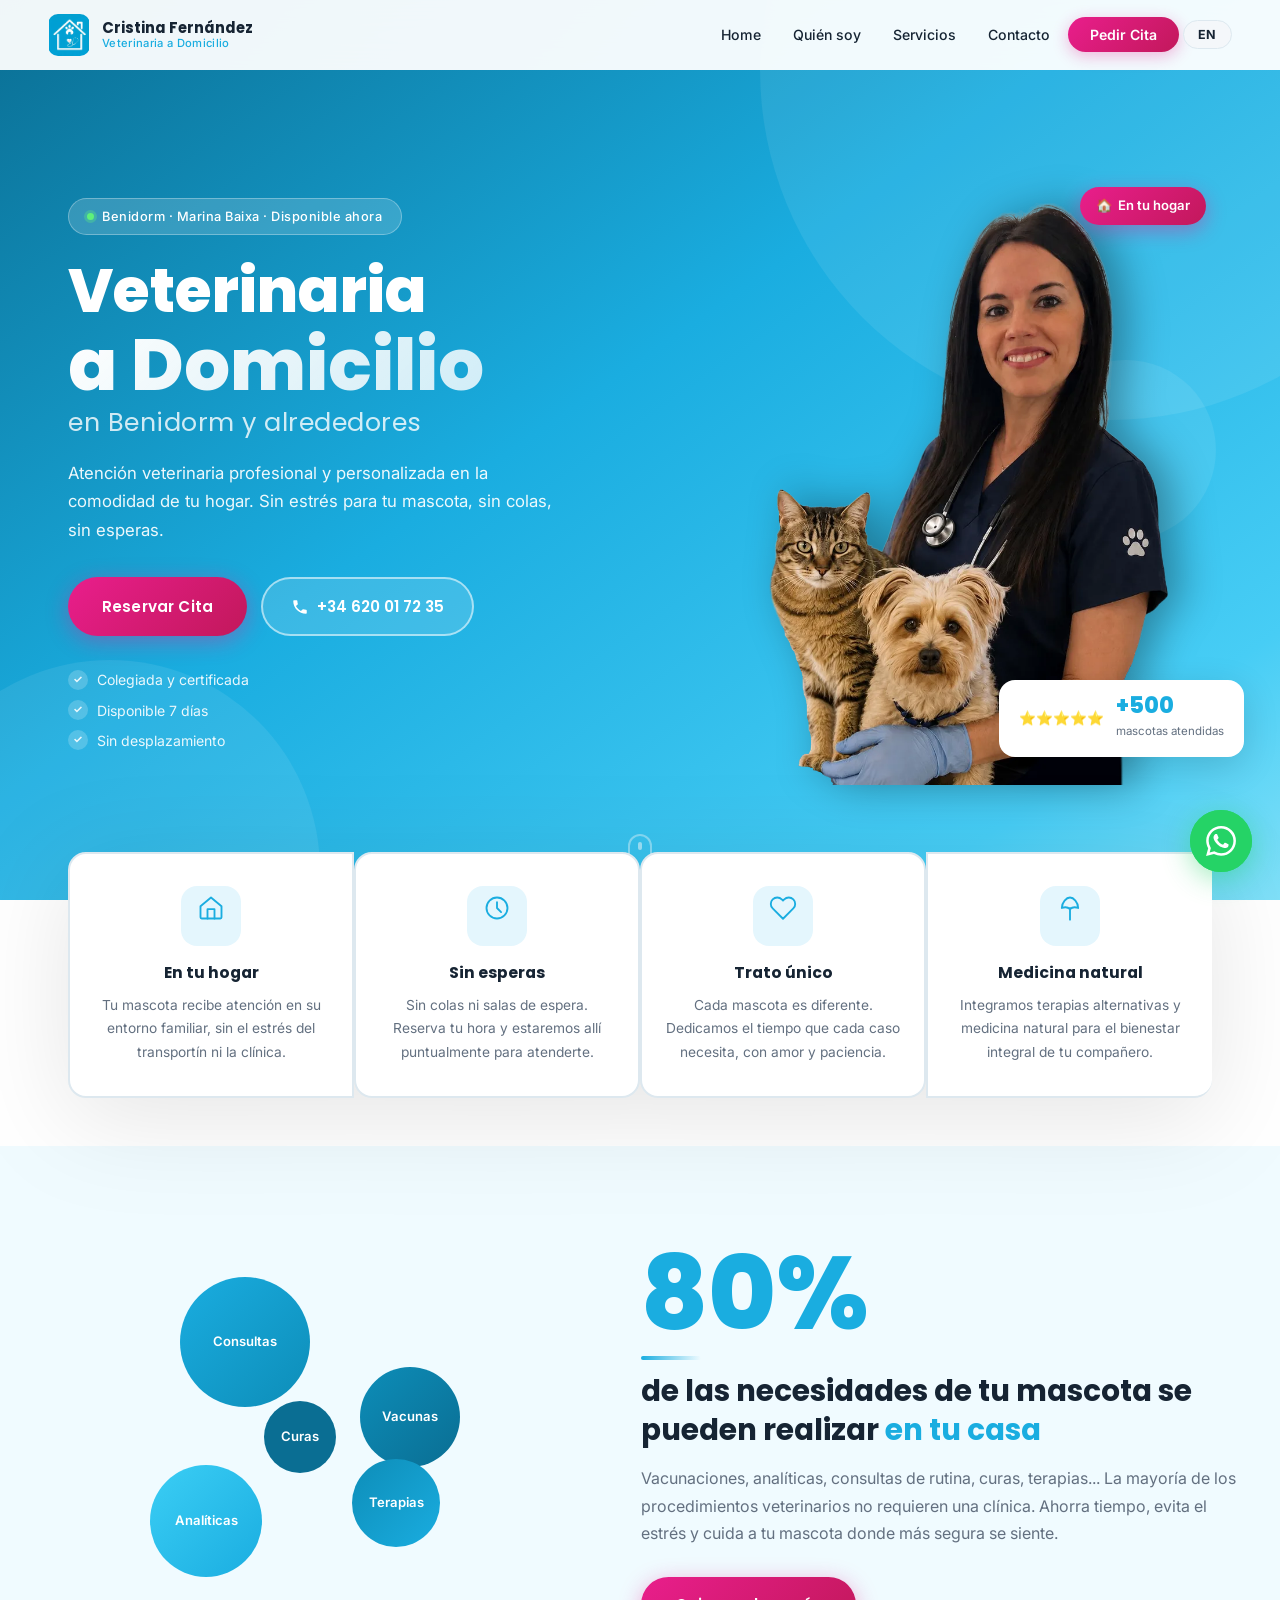
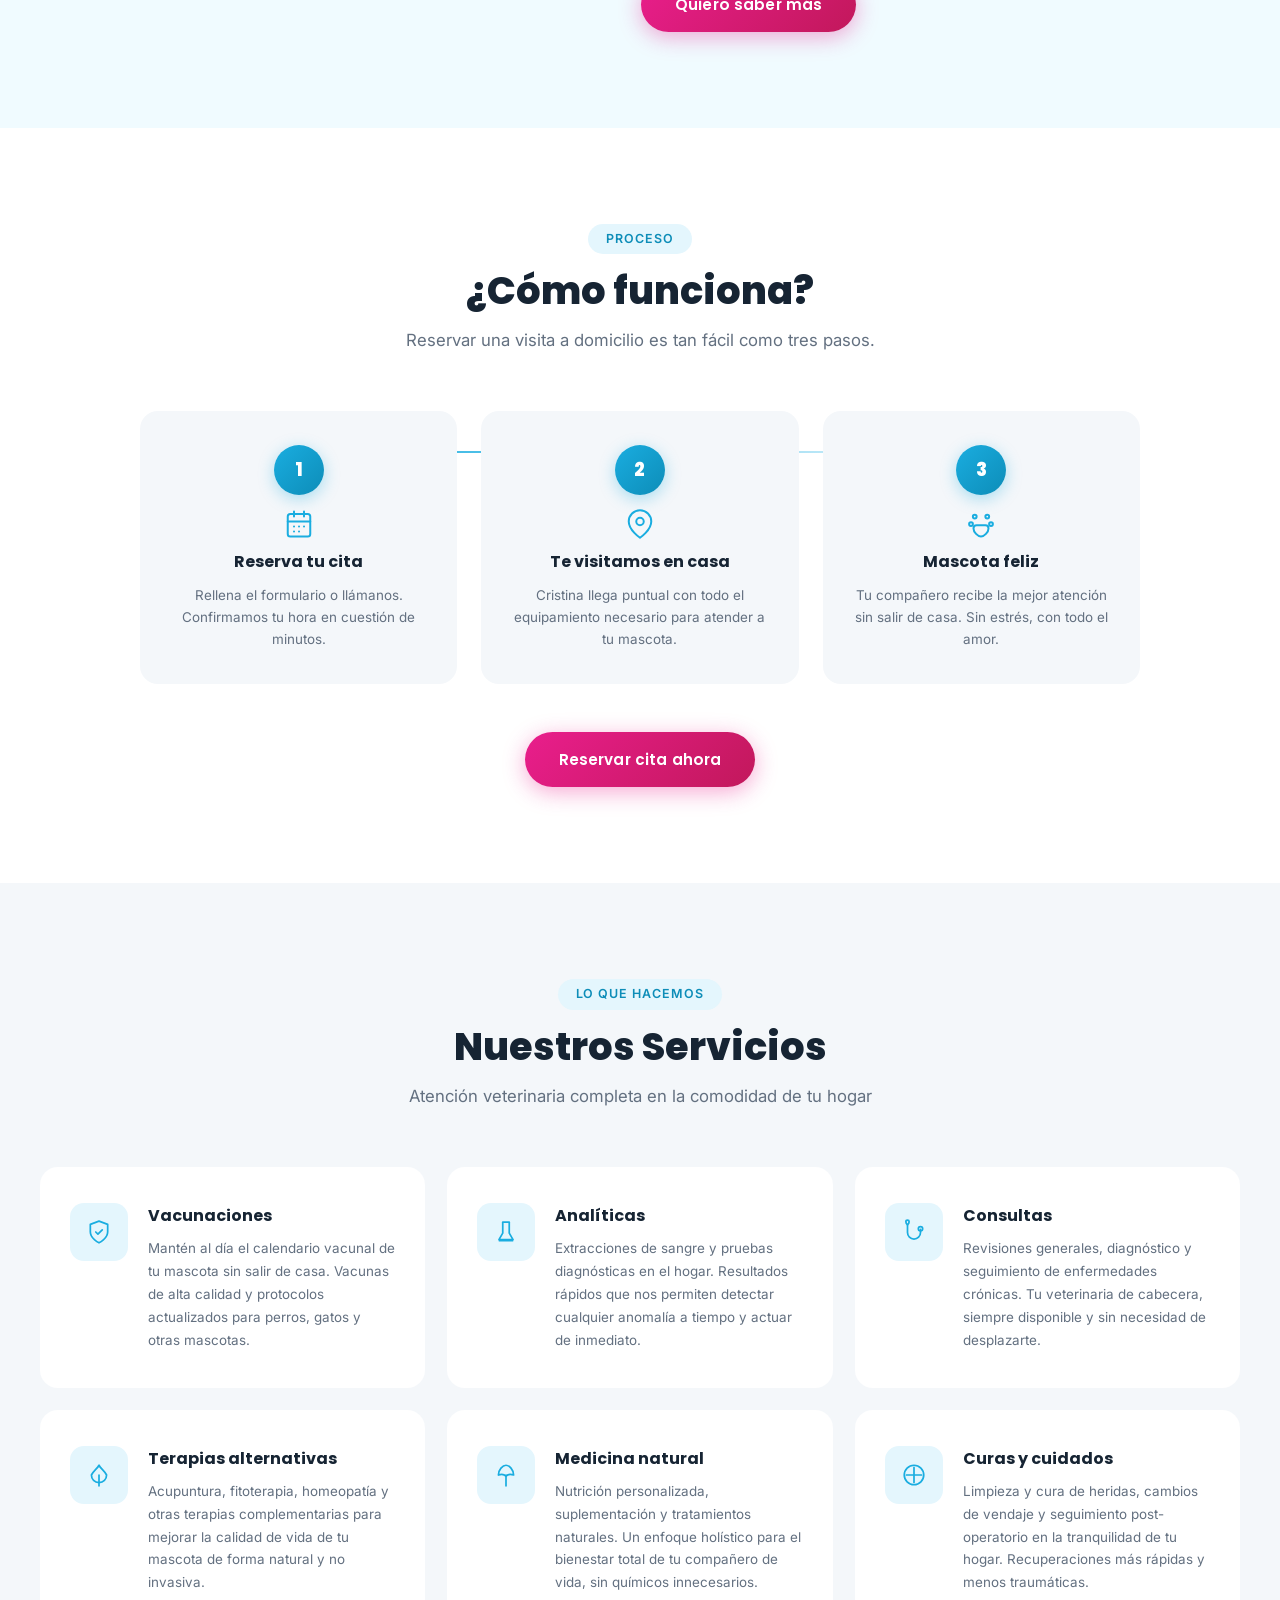
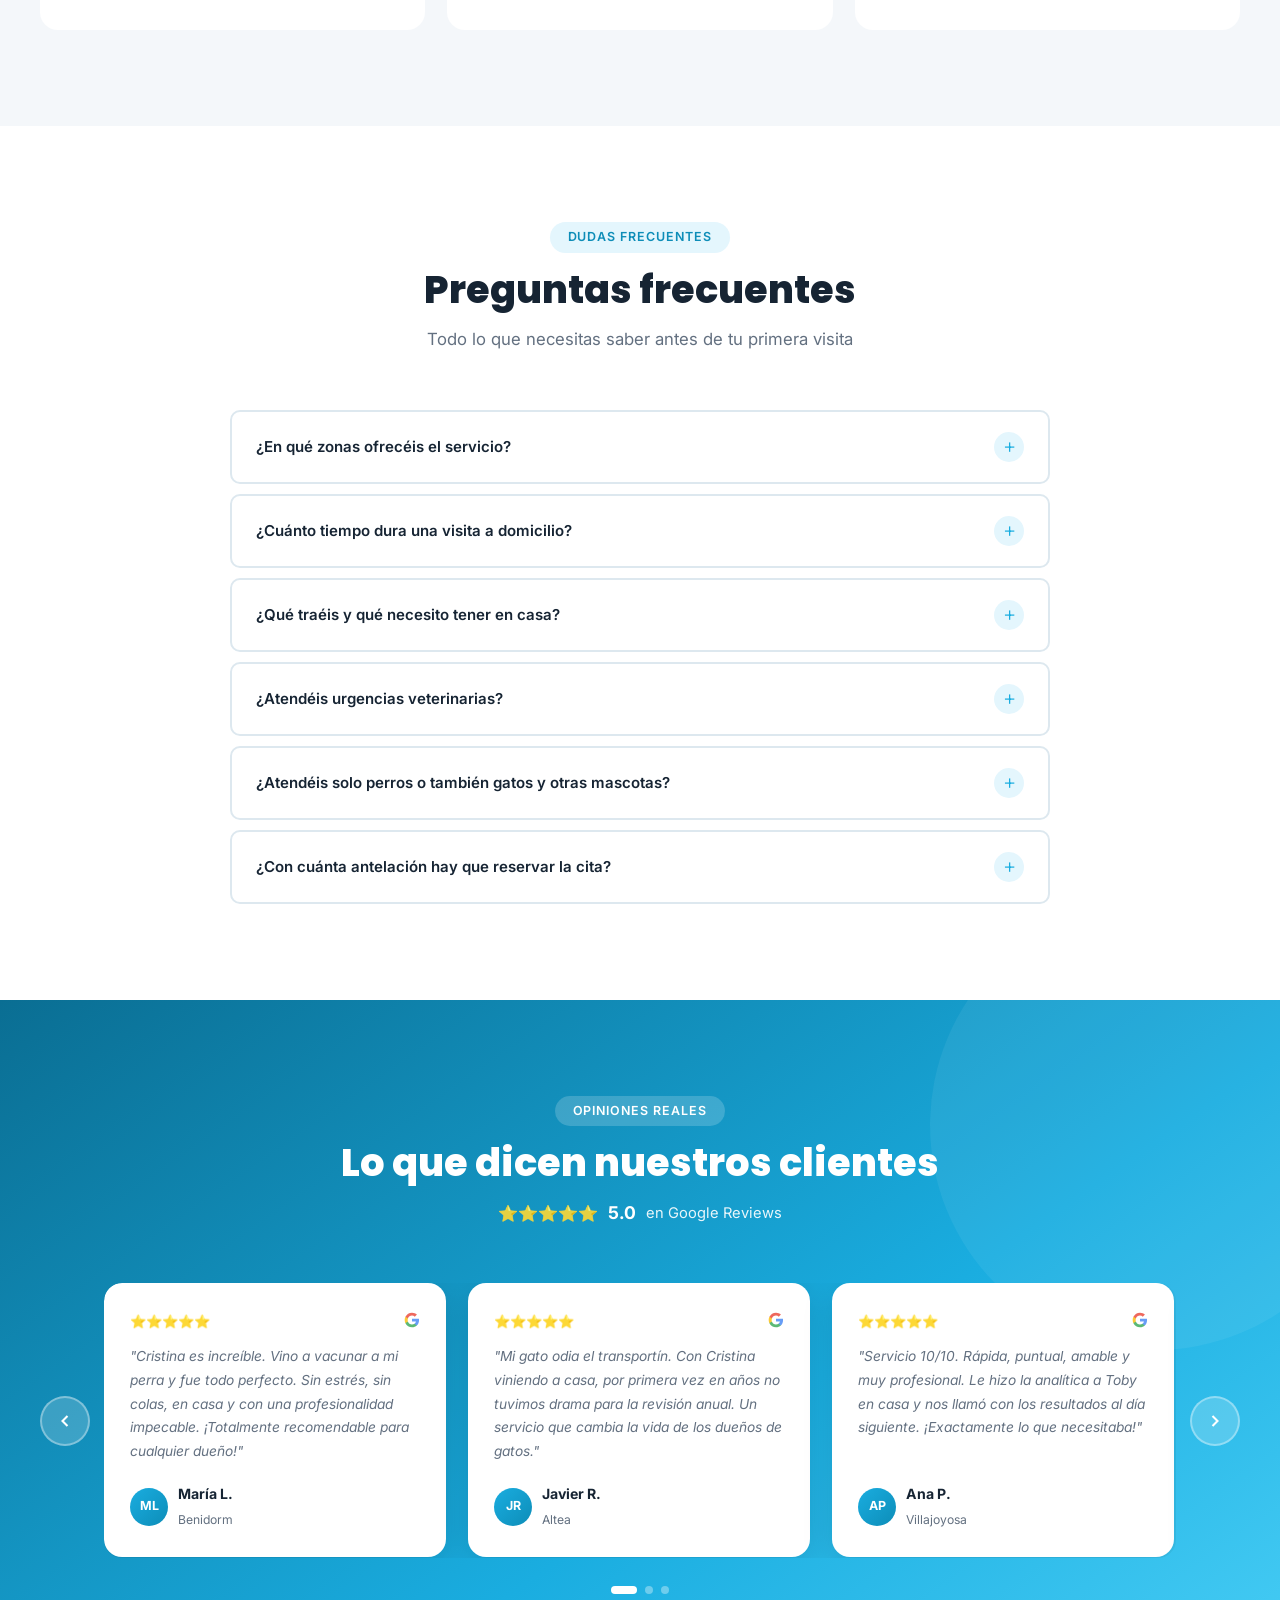
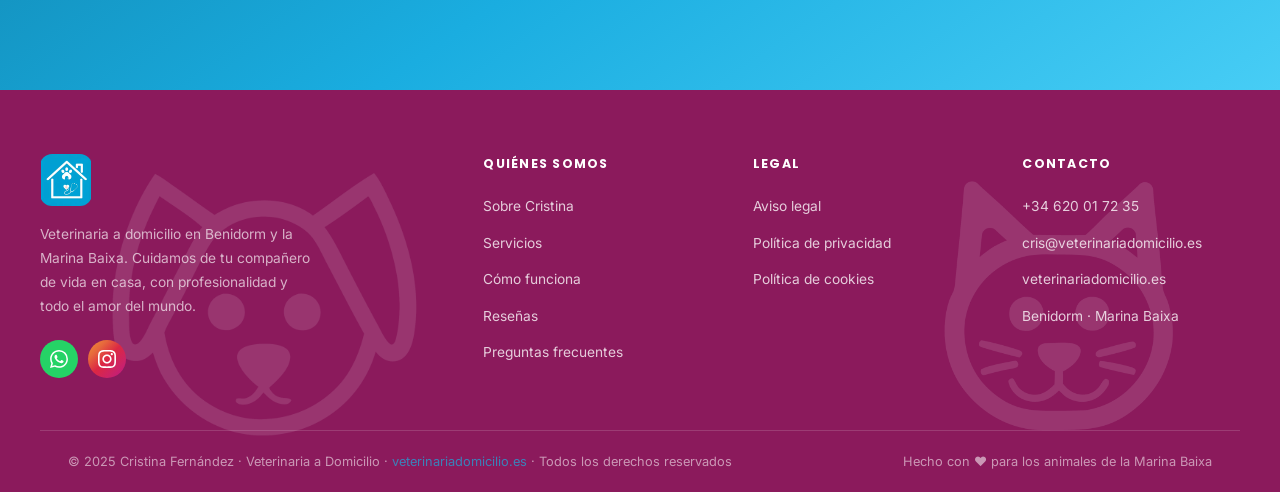
<file: index.html>
<!DOCTYPE html>
<html lang="es">
<head>
  <meta charset="UTF-8">
  <meta name="viewport" content="width=device-width, initial-scale=1.0">
  <title>Veterinaria a Domicilio Benidorm | Cristina Fernández | Marina Baixa</title>
  <meta name="description" content="Veterinaria a domicilio en Benidorm, Altea, Calpe, Villajoyosa y Marina Baixa. Consultas, vacunaciones, analíticas, terapias alternativas. Cristina Fernández. +34 620 01 72 35">
  <meta name="keywords" content="veterinaria domicilio benidorm, veterinaria casa benidorm, vets al home benidorm, veterinaria altea, veterinaria calpe, marina baixa">
  <meta property="og:title" content="Veterinaria a Domicilio Benidorm | Cristina Fernández">
  <meta property="og:description" content="Atención veterinaria profesional en la comodidad de tu hogar. Sin estrés para tu mascota.">
  <meta property="og:image" content="img/cristina.jpg">
  <link rel="canonical" href="https://www.veterinariadomicilio.es">
  <link rel="preconnect" href="https://fonts.googleapis.com">
  <link rel="preconnect" href="https://fonts.gstatic.com" crossorigin>
  <link href="https://fonts.googleapis.com/css2?family=Poppins:wght@300;400;500;600;700;800&family=Inter:wght@300;400;500;600&display=swap" rel="stylesheet">
  <link rel="stylesheet" href="css/style.css">
</head>
<body>

  <!-- ===== NAVBAR ===== -->
  <nav class="navbar" id="navbar">
    <div class="nav-container">
      <a href="#inicio" class="nav-logo">
        <img src="img/logo.webp" alt="Veterinaria a Domicilio" class="logo-img">
        <div class="logo-text">
          <span class="logo-name">Cristina Fernández</span>
          <span class="logo-sub">Veterinaria a Domicilio</span>
        </div>
      </a>
      <ul class="nav-links" id="navLinks">
        <li><a href="index.html" data-es="Home" data-en="Home">Home</a></li>
        <li><a href="quien-soy.html" data-es="Quién soy" data-en="About me">Quién soy</a></li>
        <li><a href="servicios.html" data-es="Servicios" data-en="Services">Servicios</a></li>
        <li><a href="contacto.html" data-es="Contacto" data-en="Contact">Contacto</a></li>
        <li><a href="contacto.html" class="nav-cta" data-es="Pedir Cita" data-en="Book Now">Pedir Cita</a></li>
        <li class="lang-item">
          <button class="lang-btn" id="langBtn" aria-label="Cambiar idioma">EN</button>
        </li>
      </ul>
      <button class="hamburger" id="hamburger" aria-label="Abrir menú">
        <span></span><span></span><span></span>
      </button>
    </div>
  </nav>

  <!-- ===== HERO ===== -->
  <section class="hero" id="inicio">
    <div class="hero-shapes">
      <div class="hshape hshape-1"></div>
      <div class="hshape hshape-2"></div>
      <div class="hshape hshape-3"></div>
    </div>
    <div class="hero-container">
      <div class="hero-content">
        <div class="hero-pill">
          <span class="pill-dot"></span>
          <span data-es="Benidorm · Marina Baixa · Disponible ahora" data-en="Benidorm · Marina Baixa · Available now">Benidorm · Marina Baixa · Disponible ahora</span>
        </div>
        <h1 class="hero-title">
          <span data-es="Veterinaria" data-en="Veterinary">Veterinaria</span>
          <em data-es="a Domicilio" data-en="at Home">a Domicilio</em>
          <small data-es="en Benidorm y alrededores" data-en="in Benidorm & surroundings">en Benidorm y alrededores</small>
        </h1>
        <p class="hero-desc" data-es="Atención veterinaria profesional y personalizada en la comodidad de tu hogar. Sin estrés para tu mascota, sin colas, sin esperas." data-en="Professional, personalised veterinary care in the comfort of your home. No stress for your pet, no queues, no waiting.">
          Atención veterinaria profesional y personalizada en la comodidad de tu hogar. Sin estrés para tu mascota, sin colas, sin esperas.
        </p>
        <div class="hero-actions">
          <a href="contacto.html" class="btn-primary pulse-btn" data-es="Reservar Cita" data-en="Book Appointment">Reservar Cita</a>
          <a href="tel:+34620017235" class="btn-ghost">
            <svg width="18" height="18" viewBox="0 0 24 24" fill="currentColor"><path d="M6.6 10.8c1.4 2.8 3.8 5.1 6.6 6.6l2.2-2.2c.3-.3.7-.4 1-.2 1.1.4 2.3.6 3.6.6.6 0 1 .4 1 1V20c0 .6-.4 1-1 1-9.4 0-17-7.6-17-17 0-.6.4-1 1-1h3.5c.6 0 1 .4 1 1 0 1.3.2 2.5.6 3.6.1.3 0 .7-.2 1L6.6 10.8z"/></svg>
            +34 620 01 72 35
          </a>
        </div>
        <div class="hero-checks">
          <div class="hcheck"><span class="hcheck-icon">✓</span><span data-es="Colegiada y certificada" data-en="Licensed & certified">Colegiada y certificada</span></div>
          <div class="hcheck"><span class="hcheck-icon">✓</span><span data-es="Disponible 7 días" data-en="Available 7 days">Disponible 7 días</span></div>
          <div class="hcheck"><span class="hcheck-icon">✓</span><span data-es="Sin desplazamiento" data-en="No travel for you">Sin desplazamiento</span></div>
        </div>
      </div>
      <div class="hero-image">
        <div class="hero-img-frame">
          <img src="img/cristina_sin_fondo.webp" alt="Cristina Fernández, Veterinaria a Domicilio en Benidorm" class="hero-photo">
          <div class="hero-badge">
            <div class="badge-stars">⭐⭐⭐⭐⭐</div>
            <div class="badge-info">
              <strong>+500</strong>
              <span data-es="mascotas atendidas" data-en="pets treated">mascotas atendidas</span>
            </div>
          </div>
          <div class="hero-badge-2">
            <span class="badge2-icon">🏠</span>
            <span data-es="En tu hogar" data-en="At home">En tu hogar</span>
          </div>
        </div>
      </div>
    </div>
    <div class="hero-scroll-hint">
      <div class="scroll-mouse"><div class="scroll-wheel"></div></div>
    </div>
  </section>

  <!-- ===== VALUES ===== -->
  <section class="values" id="valores">
    <div class="values-container">
      <div class="value-card reveal" style="--delay:0ms">
        <div class="value-icon-wrap"><span class="value-icon"><svg width="28" height="28" viewBox="0 0 24 24" fill="none" stroke="currentColor" stroke-width="1.6" stroke-linecap="round" stroke-linejoin="round"><path d="M3 10.5L12 3l9 7.5V20a1 1 0 01-1 1H4a1 1 0 01-1-1v-9.5z"/><path d="M9 21V13h6v8"/></svg></span></div>
        <h3 data-es="En tu hogar" data-en="At your home">En tu hogar</h3>
        <p data-es="Tu mascota recibe atención en su entorno familiar, sin el estrés del transportín ni la clínica." data-en="Your pet receives care in their familiar environment, without the stress of travel or the clinic.">Tu mascota recibe atención en su entorno familiar, sin el estrés del transportín ni la clínica.</p>
      </div>
      <div class="value-card reveal" style="--delay:80ms">
        <div class="value-icon-wrap"><span class="value-icon"><svg width="28" height="28" viewBox="0 0 24 24" fill="none" stroke="currentColor" stroke-width="1.6" stroke-linecap="round" stroke-linejoin="round"><circle cx="12" cy="12" r="9"/><path d="M12 7v5l3.5 3.5"/></svg></span></div>
        <h3 data-es="Sin esperas" data-en="No waiting">Sin esperas</h3>
        <p data-es="Sin colas ni salas de espera. Reserva tu hora y estaremos allí puntualmente para atenderte." data-en="No queues or waiting rooms. Book your time and we'll be there punctually to attend to you.">Sin colas ni salas de espera. Reserva tu hora y estaremos allí puntualmente para atenderte.</p>
      </div>
      <div class="value-card reveal" style="--delay:160ms">
        <div class="value-icon-wrap"><span class="value-icon"><svg width="28" height="28" viewBox="0 0 24 24" fill="none" stroke="currentColor" stroke-width="1.6" stroke-linecap="round" stroke-linejoin="round"><path d="M20.84 4.61a5.5 5.5 0 00-7.78 0L12 5.67l-1.06-1.06a5.5 5.5 0 00-7.78 7.78l1.06 1.06L12 21.23l7.78-7.78 1.06-1.06a5.5 5.5 0 000-7.78z"/></svg></span></div>
        <h3 data-es="Trato único" data-en="Unique care">Trato único</h3>
        <p data-es="Cada mascota es diferente. Dedicamos el tiempo que cada caso necesita, con amor y paciencia." data-en="Every pet is different. We dedicate the time each case needs, with love and patience.">Cada mascota es diferente. Dedicamos el tiempo que cada caso necesita, con amor y paciencia.</p>
      </div>
      <div class="value-card reveal" style="--delay:240ms">
        <div class="value-icon-wrap"><span class="value-icon"><svg width="28" height="28" viewBox="0 0 24 24" fill="none" stroke="currentColor" stroke-width="1.6" stroke-linecap="round" stroke-linejoin="round"><path d="M12 22V12"/><path d="M5 12C5 7 9 3 12 3c3 0 7 4 7 9-2.5-1-5-1-7 1-2-2-4.5-2-7-1z"/></svg></span></div>
        <h3 data-es="Medicina natural" data-en="Natural medicine">Medicina natural</h3>
        <p data-es="Integramos terapias alternativas y medicina natural para el bienestar integral de tu compañero." data-en="We integrate alternative therapies and natural medicine for your companion's holistic wellbeing.">Integramos terapias alternativas y medicina natural para el bienestar integral de tu compañero.</p>
      </div>
    </div>
  </section>

  <!-- ===== 80% ===== -->
  <section class="eighty" id="quien-soy">
    <div class="eighty-container">
      <div class="eighty-left reveal">
        <div class="eighty-circles">
          <div class="ecircle ec1"><span data-es="Consultas" data-en="Check-ups">Consultas</span></div>
          <div class="ecircle ec2"><span data-es="Vacunas" data-en="Vaccines">Vacunas</span></div>
          <div class="ecircle ec3"><span data-es="Analíticas" data-en="Blood tests">Analíticas</span></div>
          <div class="ecircle ec4"><span data-es="Terapias" data-en="Therapies">Terapias</span></div>
          <div class="ecircle ec5"><span data-es="Curas" data-en="Wound care">Curas</span></div>
        </div>
      </div>
      <div class="eighty-right reveal" style="--delay:100ms">
        <div class="eighty-number">80%</div>
        <h2 data-es="de las necesidades de tu mascota se pueden realizar <span>en tu casa</span>" data-en="of your pet's needs can be met <span>at home</span>">
          de las necesidades de tu mascota se pueden realizar <span>en tu casa</span>
        </h2>
        <p data-es="Vacunaciones, analíticas, consultas de rutina, curas, terapias... La mayoría de los procedimientos veterinarios no requieren una clínica. Ahorra tiempo, evita el estrés y cuida a tu mascota donde más segura se siente." data-en="Vaccinations, blood tests, routine consultations, wound care, therapies... Most veterinary procedures don't require a clinic. Save time, avoid stress and care for your pet where they feel safest.">
          Vacunaciones, analíticas, consultas de rutina, curas, terapias... La mayoría de los procedimientos veterinarios no requieren una clínica. Ahorra tiempo, evita el estrés y cuida a tu mascota donde más segura se siente.
        </p>
        <a href="contacto.html" class="btn-primary" data-es="Quiero saber más" data-en="I want to know more">Quiero saber más</a>
      </div>
    </div>
  </section>

  <!-- ===== CÓMO FUNCIONA ===== -->
  <section class="how" id="como-funciona">
    <div class="how-container">
      <div class="section-header">
        <div class="section-tag" data-es="Proceso" data-en="Process">Proceso</div>
        <h2 data-es="¿Cómo funciona?" data-en="How does it work?">¿Cómo funciona?</h2>
        <p data-es="Reservar una visita a domicilio es tan fácil como tres pasos." data-en="Booking a home visit is as easy as three steps.">Reservar una visita a domicilio es tan fácil como tres pasos.</p>
      </div>
      <div class="steps-wrapper">
        <div class="step reveal" style="--delay:0ms">
          <div class="step-num">1</div>
          <div class="step-icon"><svg width="30" height="30" viewBox="0 0 24 24" fill="none" stroke="currentColor" stroke-width="1.6" stroke-linecap="round" stroke-linejoin="round"><rect x="3" y="4" width="18" height="18" rx="2"/><path d="M16 2v4M8 2v4M3 10h18"/><path d="M8 14h.01M12 14h.01M16 14h.01M8 18h.01M12 18h.01"/></svg></div>
          <h3 data-es="Reserva tu cita" data-en="Book your appointment">Reserva tu cita</h3>
          <p data-es="Rellena el formulario o llámanos. Confirmamos tu hora en cuestión de minutos." data-en="Fill in the form or call us. We confirm your time in minutes.">Rellena el formulario o llámanos. Confirmamos tu hora en cuestión de minutos.</p>
          <div class="step-connector"></div>
        </div>
        <div class="step reveal" style="--delay:150ms">
          <div class="step-num">2</div>
          <div class="step-icon"><svg width="30" height="30" viewBox="0 0 24 24" fill="none" stroke="currentColor" stroke-width="1.6" stroke-linecap="round" stroke-linejoin="round"><path d="M21 10c0 7-9 13-9 13S3 17 3 10a9 9 0 0118 0z"/><circle cx="12" cy="10" r="3"/></svg></div>
          <h3 data-es="Te visitamos en casa" data-en="We visit you at home">Te visitamos en casa</h3>
          <p data-es="Cristina llega puntual con todo el equipamiento necesario para atender a tu mascota." data-en="Cristina arrives on time with all the necessary equipment to care for your pet.">Cristina llega puntual con todo el equipamiento necesario para atender a tu mascota.</p>
          <div class="step-connector"></div>
        </div>
        <div class="step reveal" style="--delay:300ms">
          <div class="step-num">3</div>
          <div class="step-icon"><svg width="30" height="30" viewBox="0 0 24 24" fill="none" stroke="currentColor" stroke-width="1.6" stroke-linecap="round" stroke-linejoin="round"><circle cx="7" cy="6" r="1.5"/><circle cx="17" cy="6" r="1.5"/><circle cx="4" cy="12" r="1.5"/><circle cx="20" cy="12" r="1.5"/><path d="M12 22c-2.5 0-6-3.5-6-6.5 0-1.5 1-2.5 2.5-2.5h7c1.5 0 2.5 1 2.5 2.5C18 18.5 14.5 22 12 22z"/></svg></div>
          <h3 data-es="Mascota feliz" data-en="Happy pet">Mascota feliz</h3>
          <p data-es="Tu compañero recibe la mejor atención sin salir de casa. Sin estrés, con todo el amor." data-en="Your companion receives the best care without leaving home. No stress, with all the love.">Tu compañero recibe la mejor atención sin salir de casa. Sin estrés, con todo el amor.</p>
        </div>
      </div>
      <div class="how-cta reveal">
        <a href="contacto.html" class="btn-primary" data-es="Reservar cita ahora" data-en="Book appointment now">Reservar cita ahora</a>
      </div>
    </div>
  </section>

  <!-- ===== SERVICIOS ===== -->
  <section class="services" id="servicios">
    <div class="services-container">
      <div class="section-header">
        <div class="section-tag" data-es="Lo que hacemos" data-en="What we do">Lo que hacemos</div>
        <h2 data-es="Nuestros Servicios" data-en="Our Services">Nuestros Servicios</h2>
        <p data-es="Atención veterinaria completa en la comodidad de tu hogar" data-en="Complete veterinary care in the comfort of your home">Atención veterinaria completa en la comodidad de tu hogar</p>
      </div>
      <div class="services-grid">

        <div class="scard reveal" style="--delay:0ms">
          <div class="scard-icon"><svg width="26" height="26" viewBox="0 0 24 24" fill="none" stroke="currentColor" stroke-width="1.6" stroke-linecap="round" stroke-linejoin="round"><path d="M12 22s8-4 8-10V5l-8-3-8 3v7c0 6 8 10 8 10z"/><polyline points="9,12 11,14 15,10"/></svg></div>
          <div class="scard-body">
            <h3 data-es="Vacunaciones" data-en="Vaccinations">Vacunaciones</h3>
            <p data-es="Mantén al día el calendario vacunal de tu mascota sin salir de casa. Vacunas de alta calidad y protocolos actualizados para perros, gatos y otras mascotas." data-en="Keep your pet's vaccination schedule up to date without leaving home. High-quality vaccines and updated protocols for dogs, cats and other pets.">Mantén al día el calendario vacunal de tu mascota sin salir de casa. Vacunas de alta calidad y protocolos actualizados para perros, gatos y otras mascotas.</p>
          </div>
        </div>

        <div class="scard reveal" style="--delay:60ms">
          <div class="scard-icon"><svg width="26" height="26" viewBox="0 0 24 24" fill="none" stroke="currentColor" stroke-width="1.6" stroke-linecap="round" stroke-linejoin="round"><path d="M9 3h6v10l3.5 6H5.5L9 13V3z"/><path d="M6 20h12"/><path d="M9 3h6"/></svg></div>
          <div class="scard-body">
            <h3 data-es="Analíticas" data-en="Blood Tests">Analíticas</h3>
            <p data-es="Extracciones de sangre y pruebas diagnósticas en el hogar. Resultados rápidos que nos permiten detectar cualquier anomalía a tiempo y actuar de inmediato." data-en="Blood draws and diagnostic tests at home. Fast results that allow us to detect any abnormality in time and act immediately.">Extracciones de sangre y pruebas diagnósticas en el hogar. Resultados rápidos que nos permiten detectar cualquier anomalía a tiempo y actuar de inmediato.</p>
          </div>
        </div>

        <div class="scard reveal" style="--delay:120ms">
          <div class="scard-icon"><svg width="26" height="26" viewBox="0 0 24 24" fill="none" stroke="currentColor" stroke-width="1.6" stroke-linecap="round" stroke-linejoin="round"><path d="M4.5 2.5c0 1.5 1.5 3 1.5 3S7.5 4 7.5 2.5a1.5 1.5 0 00-3 0z"/><path d="M6 5.5v7a6 6 0 006 6 6 6 0 006-6v-3"/><circle cx="18" cy="9" r="2"/></svg></div>
          <div class="scard-body">
            <h3 data-es="Consultas" data-en="Consultations">Consultas</h3>
            <p data-es="Revisiones generales, diagnóstico y seguimiento de enfermedades crónicas. Tu veterinaria de cabecera, siempre disponible y sin necesidad de desplazarte." data-en="General check-ups, diagnosis and monitoring of chronic diseases. Your family vet, always available and without the need to travel.">Revisiones generales, diagnóstico y seguimiento de enfermedades crónicas. Tu veterinaria de cabecera, siempre disponible y sin necesidad de desplazarte.</p>
          </div>
        </div>

        <div class="scard reveal" style="--delay:180ms">
          <div class="scard-icon"><svg width="26" height="26" viewBox="0 0 24 24" fill="none" stroke="currentColor" stroke-width="1.6" stroke-linecap="round" stroke-linejoin="round"><path d="M12 3c-1.5 3-5 5-7 9 0 4 3 7 7 7s7-3 7-7c-2-4-5.5-6-7-9z"/><path d="M12 22V12"/></svg></div>
          <div class="scard-body">
            <h3 data-es="Terapias alternativas" data-en="Alternative therapies">Terapias alternativas</h3>
            <p data-es="Acupuntura, fitoterapia, homeopatía y otras terapias complementarias para mejorar la calidad de vida de tu mascota de forma natural y no invasiva." data-en="Acupuncture, herbal medicine, homeopathy and other complementary therapies to naturally and non-invasively improve your pet's quality of life.">Acupuntura, fitoterapia, homeopatía y otras terapias complementarias para mejorar la calidad de vida de tu mascota de forma natural y no invasiva.</p>
          </div>
        </div>

        <div class="scard reveal" style="--delay:240ms">
          <div class="scard-icon"><svg width="26" height="26" viewBox="0 0 24 24" fill="none" stroke="currentColor" stroke-width="1.6" stroke-linecap="round" stroke-linejoin="round"><path d="M12 22V12"/><path d="M5 12C5 7 9 3 12 3c3 0 7 4 7 9-2.5-1-5-1-7 1-2-2-4.5-2-7-1z"/></svg></div>
          <div class="scard-body">
            <h3 data-es="Medicina natural" data-en="Natural medicine">Medicina natural</h3>
            <p data-es="Nutrición personalizada, suplementación y tratamientos naturales. Un enfoque holístico para el bienestar total de tu compañero de vida, sin químicos innecesarios." data-en="Personalised nutrition, supplementation and natural treatments. A holistic approach to your life companion's total wellbeing, without unnecessary chemicals.">Nutrición personalizada, suplementación y tratamientos naturales. Un enfoque holístico para el bienestar total de tu compañero de vida, sin químicos innecesarios.</p>
          </div>
        </div>

        <div class="scard reveal" style="--delay:300ms">
          <div class="scard-icon"><svg width="26" height="26" viewBox="0 0 24 24" fill="none" stroke="currentColor" stroke-width="1.6" stroke-linecap="round" stroke-linejoin="round"><path d="M12 5v14M5 12h14"/><circle cx="12" cy="12" r="9"/></svg></div>
          <div class="scard-body">
            <h3 data-es="Curas y cuidados" data-en="Wound care">Curas y cuidados</h3>
            <p data-es="Limpieza y cura de heridas, cambios de vendaje y seguimiento post-operatorio en la tranquilidad de tu hogar. Recuperaciones más rápidas y menos traumáticas." data-en="Wound cleaning and care, bandage changes and post-operative monitoring in the tranquility of your home. Faster, less traumatic recoveries.">Limpieza y cura de heridas, cambios de vendaje y seguimiento post-operatorio en la tranquilidad de tu hogar. Recuperaciones más rápidas y menos traumáticas.</p>
          </div>
        </div>

      </div>
    </div>
  </section>

  <!-- ===== FAQ ===== -->
  <section class="faq" id="faq">
    <div class="faq-container">
      <div class="section-header">
        <div class="section-tag" data-es="Dudas frecuentes" data-en="Common questions">Dudas frecuentes</div>
        <h2 data-es="Preguntas frecuentes" data-en="Frequently asked questions">Preguntas frecuentes</h2>
        <p data-es="Todo lo que necesitas saber antes de tu primera visita" data-en="Everything you need to know before your first visit">Todo lo que necesitas saber antes de tu primera visita</p>
      </div>
      <div class="faq-list">

        <div class="faq-item">
          <button class="faq-q">
            <span data-es="¿En qué zonas ofrecéis el servicio?" data-en="In which areas do you offer the service?">¿En qué zonas ofrecéis el servicio?</span>
            <span class="faq-ico" aria-hidden="true">+</span>
          </button>
          <div class="faq-a">
            <p data-es="Cubrimos toda la Marina Baixa: Benidorm, Altea, Villajoyosa, Calpe, Albir, La Nucia, Alfaz del Pi y municipios cercanos. ¿No estás seguro/a de si llegamos a tu zona? Consúltanos sin compromiso." data-en="We cover the entire Marina Baixa: Benidorm, Altea, Villajoyosa, Calpe, Albir, La Nucia, Alfaz del Pi and nearby municipalities. Not sure if we cover your area? Ask us without obligation.">Cubrimos toda la Marina Baixa: Benidorm, Altea, Villajoyosa, Calpe, Albir, La Nucia, Alfaz del Pi y municipios cercanos. ¿No estás seguro/a de si llegamos a tu zona? Consúltanos sin compromiso.</p>
          </div>
        </div>

        <div class="faq-item">
          <button class="faq-q">
            <span data-es="¿Cuánto tiempo dura una visita a domicilio?" data-en="How long does a home visit last?">¿Cuánto tiempo dura una visita a domicilio?</span>
            <span class="faq-ico" aria-hidden="true">+</span>
          </button>
          <div class="faq-a">
            <p data-es="Dependiendo del servicio, entre 30 y 60 minutos. Al no tener sala de espera ni urgencias de clínica que gestionar, podemos dedicarte todo el tiempo necesario sin prisas." data-en="Depending on the service, between 30 and 60 minutes. As we have no waiting room or clinic emergencies to manage, we can dedicate all the necessary time without rushing.">Dependiendo del servicio, entre 30 y 60 minutos. Al no tener sala de espera ni urgencias de clínica que gestionar, podemos dedicarte todo el tiempo necesario sin prisas.</p>
          </div>
        </div>

        <div class="faq-item">
          <button class="faq-q">
            <span data-es="¿Qué traéis y qué necesito tener en casa?" data-en="What do you bring and what do I need at home?">¿Qué traéis y qué necesito tener en casa?</span>
            <span class="faq-ico" aria-hidden="true">+</span>
          </button>
          <div class="faq-a">
            <p data-es="Cristina llega con todo el equipamiento necesario: vacunas, material para analíticas, instrumentos de diagnóstico, material de curas, etc. Tú solo necesitas tener a tu mascota tranquila y un espacio limpio donde trabajar." data-en="Cristina arrives with all the necessary equipment: vaccines, blood test materials, diagnostic instruments, wound care materials, etc. You just need your pet to be calm and a clean space to work in.">Cristina llega con todo el equipamiento necesario: vacunas, material para analíticas, instrumentos de diagnóstico, material de curas, etc. Tú solo necesitas tener a tu mascota tranquila y un espacio limpio donde trabajar.</p>
          </div>
        </div>

        <div class="faq-item">
          <button class="faq-q">
            <span data-es="¿Atendéis urgencias veterinarias?" data-en="Do you handle veterinary emergencies?">¿Atendéis urgencias veterinarias?</span>
            <span class="faq-ico" aria-hidden="true">+</span>
          </button>
          <div class="faq-a">
            <p data-es="Para urgencias leves podemos intentar atender con la mayor brevedad posible. Sin embargo, en casos graves (traumatismos, cirugía urgente, UCI) recomendamos acudir directamente a una clínica veterinaria de urgencias, que dispone del equipamiento quirúrgico necesario." data-en="For minor emergencies we can try to attend as quickly as possible. However, for serious cases (trauma, urgent surgery, ICU) we recommend going directly to an emergency veterinary clinic, which has the necessary surgical equipment.">Para urgencias leves podemos intentar atender con la mayor brevedad posible. Sin embargo, en casos graves (traumatismos, cirugía urgente, UCI) recomendamos acudir directamente a una clínica veterinaria de urgencias, que dispone del equipamiento quirúrgico necesario.</p>
          </div>
        </div>

        <div class="faq-item">
          <button class="faq-q">
            <span data-es="¿Atendéis solo perros o también gatos y otras mascotas?" data-en="Do you treat only dogs or also cats and other pets?">¿Atendéis solo perros o también gatos y otras mascotas?</span>
            <span class="faq-ico" aria-hidden="true">+</span>
          </button>
          <div class="faq-a">
            <p data-es="¡Atendemos a todo tipo de mascotas! Perros, gatos, conejos y pequeños animales. Los gatos especialmente se benefician muchísimo de la atención domiciliaria, ya que el estrés del transportín y la clínica puede ser enorme para ellos." data-en="We treat all kinds of pets! Dogs, cats, rabbits and small animals. Cats especially benefit enormously from home care, as the stress of the carrier and the clinic can be huge for them.">¡Atendemos a todo tipo de mascotas! Perros, gatos, conejos y pequeños animales. Los gatos especialmente se benefician muchísimo de la atención domiciliaria, ya que el estrés del transportín y la clínica puede ser enorme para ellos.</p>
          </div>
        </div>

        <div class="faq-item">
          <button class="faq-q">
            <span data-es="¿Con cuánta antelación hay que reservar la cita?" data-en="How far in advance do I need to book?">¿Con cuánta antelación hay que reservar la cita?</span>
            <span class="faq-ico" aria-hidden="true">+</span>
          </button>
          <div class="faq-a">
            <p data-es="Intentamos atender en el menor tiempo posible. En muchos casos podemos ofrecerte cita el mismo día o al siguiente. Te recomendamos contactar con 24-48h de antelación para garantizar disponibilidad en el horario que prefieras." data-en="We try to attend in the shortest possible time. In many cases we can offer you an appointment the same day or the next day. We recommend contacting us 24-48h in advance to guarantee availability at your preferred time.">Intentamos atender en el menor tiempo posible. En muchos casos podemos ofrecerte cita el mismo día o al siguiente. Te recomendamos contactar con 24-48h de antelación para garantizar disponibilidad en el horario que prefieras.</p>
          </div>
        </div>

      </div>
    </div>
  </section>

  <!-- ===== RESEÑAS ===== -->
  <section class="reviews" id="resenas">
    <div class="reviews-container">
      <div class="section-header">
        <div class="section-tag light" data-es="Opiniones reales" data-en="Real opinions">Opiniones reales</div>
        <h2 data-es="Lo que dicen nuestros clientes" data-en="What our clients say">Lo que dicen nuestros clientes</h2>
        <div class="reviews-rating">
          <span class="rating-stars">⭐⭐⭐⭐⭐</span>
          <strong>5.0</strong>
          <span data-es="en Google Reviews" data-en="on Google Reviews">en Google Reviews</span>
        </div>
      </div>
      <div class="carousel-wrapper">
        <button class="car-btn car-prev" id="prevBtn" aria-label="Anterior">
          <svg width="20" height="20" viewBox="0 0 24 24" fill="none" stroke="currentColor" stroke-width="2.5"><polyline points="15,18 9,12 15,6"/></svg>
        </button>
        <div class="car-track-wrap">
          <div class="car-track" id="carTrack">

            <div class="rcard">
              <div class="rcard-top">
                <div class="rcard-stars">⭐⭐⭐⭐⭐</div>
                <div class="rcard-google"><svg width="16" height="16" viewBox="0 0 24 24"><path fill="#4285F4" d="M22.56 12.25c0-.78-.07-1.53-.2-2.25H12v4.26h5.92c-.26 1.37-1.04 2.53-2.21 3.31v2.77h3.57c2.08-1.92 3.28-4.74 3.28-8.09z"/><path fill="#34A853" d="M12 23c2.97 0 5.46-.98 7.28-2.66l-3.57-2.77c-.98.66-2.23 1.06-3.71 1.06-2.86 0-5.29-1.93-6.16-4.53H2.18v2.84C3.99 20.53 7.7 23 12 23z"/><path fill="#FBBC05" d="M5.84 14.09c-.22-.66-.35-1.36-.35-2.09s.13-1.43.35-2.09V7.07H2.18C1.43 8.55 1 10.22 1 12s.43 3.45 1.18 4.93l2.85-2.22.81-.62z"/><path fill="#EA4335" d="M12 5.38c1.62 0 3.06.56 4.21 1.64l3.15-3.15C17.45 2.09 14.97 1 12 1 7.7 1 3.99 3.47 2.18 7.07l3.66 2.84c.87-2.6 3.3-4.53 6.16-4.53z"/></svg></div>
              </div>
              <p>"Cristina es increíble. Vino a vacunar a mi perra y fue todo perfecto. Sin estrés, sin colas, en casa y con una profesionalidad impecable. ¡Totalmente recomendable para cualquier dueño!"</p>
              <div class="rcard-author">
                <div class="rcard-avatar">ML</div>
                <div><strong>María L.</strong><span>Benidorm</span></div>
              </div>
            </div>

            <div class="rcard">
              <div class="rcard-top">
                <div class="rcard-stars">⭐⭐⭐⭐⭐</div>
                <div class="rcard-google"><svg width="16" height="16" viewBox="0 0 24 24"><path fill="#4285F4" d="M22.56 12.25c0-.78-.07-1.53-.2-2.25H12v4.26h5.92c-.26 1.37-1.04 2.53-2.21 3.31v2.77h3.57c2.08-1.92 3.28-4.74 3.28-8.09z"/><path fill="#34A853" d="M12 23c2.97 0 5.46-.98 7.28-2.66l-3.57-2.77c-.98.66-2.23 1.06-3.71 1.06-2.86 0-5.29-1.93-6.16-4.53H2.18v2.84C3.99 20.53 7.7 23 12 23z"/><path fill="#FBBC05" d="M5.84 14.09c-.22-.66-.35-1.36-.35-2.09s.13-1.43.35-2.09V7.07H2.18C1.43 8.55 1 10.22 1 12s.43 3.45 1.18 4.93l2.85-2.22.81-.62z"/><path fill="#EA4335" d="M12 5.38c1.62 0 3.06.56 4.21 1.64l3.15-3.15C17.45 2.09 14.97 1 12 1 7.7 1 3.99 3.47 2.18 7.07l3.66 2.84c.87-2.6 3.3-4.53 6.16-4.53z"/></svg></div>
              </div>
              <p>"Mi gato odia el transportín. Con Cristina viniendo a casa, por primera vez en años no tuvimos drama para la revisión anual. Un servicio que cambia la vida de los dueños de gatos."</p>
              <div class="rcard-author">
                <div class="rcard-avatar">JR</div>
                <div><strong>Javier R.</strong><span>Altea</span></div>
              </div>
            </div>

            <div class="rcard">
              <div class="rcard-top">
                <div class="rcard-stars">⭐⭐⭐⭐⭐</div>
                <div class="rcard-google"><svg width="16" height="16" viewBox="0 0 24 24"><path fill="#4285F4" d="M22.56 12.25c0-.78-.07-1.53-.2-2.25H12v4.26h5.92c-.26 1.37-1.04 2.53-2.21 3.31v2.77h3.57c2.08-1.92 3.28-4.74 3.28-8.09z"/><path fill="#34A853" d="M12 23c2.97 0 5.46-.98 7.28-2.66l-3.57-2.77c-.98.66-2.23 1.06-3.71 1.06-2.86 0-5.29-1.93-6.16-4.53H2.18v2.84C3.99 20.53 7.7 23 12 23z"/><path fill="#FBBC05" d="M5.84 14.09c-.22-.66-.35-1.36-.35-2.09s.13-1.43.35-2.09V7.07H2.18C1.43 8.55 1 10.22 1 12s.43 3.45 1.18 4.93l2.85-2.22.81-.62z"/><path fill="#EA4335" d="M12 5.38c1.62 0 3.06.56 4.21 1.64l3.15-3.15C17.45 2.09 14.97 1 12 1 7.7 1 3.99 3.47 2.18 7.07l3.66 2.84c.87-2.6 3.3-4.53 6.16-4.53z"/></svg></div>
              </div>
              <p>"Servicio 10/10. Rápida, puntual, amable y muy profesional. Le hizo la analítica a Toby en casa y nos llamó con los resultados al día siguiente. ¡Exactamente lo que necesitaba!"</p>
              <div class="rcard-author">
                <div class="rcard-avatar">AP</div>
                <div><strong>Ana P.</strong><span>Villajoyosa</span></div>
              </div>
            </div>

            <div class="rcard">
              <div class="rcard-top">
                <div class="rcard-stars">⭐⭐⭐⭐⭐</div>
                <div class="rcard-google"><svg width="16" height="16" viewBox="0 0 24 24"><path fill="#4285F4" d="M22.56 12.25c0-.78-.07-1.53-.2-2.25H12v4.26h5.92c-.26 1.37-1.04 2.53-2.21 3.31v2.77h3.57c2.08-1.92 3.28-4.74 3.28-8.09z"/><path fill="#34A853" d="M12 23c2.97 0 5.46-.98 7.28-2.66l-3.57-2.77c-.98.66-2.23 1.06-3.71 1.06-2.86 0-5.29-1.93-6.16-4.53H2.18v2.84C3.99 20.53 7.7 23 12 23z"/><path fill="#FBBC05" d="M5.84 14.09c-.22-.66-.35-1.36-.35-2.09s.13-1.43.35-2.09V7.07H2.18C1.43 8.55 1 10.22 1 12s.43 3.45 1.18 4.93l2.85-2.22.81-.62z"/><path fill="#EA4335" d="M12 5.38c1.62 0 3.06.56 4.21 1.64l3.15-3.15C17.45 2.09 14.97 1 12 1 7.7 1 3.99 3.47 2.18 7.07l3.66 2.84c.87-2.6 3.3-4.53 6.16-4.53z"/></svg></div>
              </div>
              <p>"Llevaba tiempo buscando veterinaria a domicilio en la zona y Cristina superó todas mis expectativas. Muy cuidadosa con mi perrita mayor que tiene movilidad reducida."</p>
              <div class="rcard-author">
                <div class="rcard-avatar">SG</div>
                <div><strong>Sofía G.</strong><span>Calpe</span></div>
              </div>
            </div>

            <div class="rcard">
              <div class="rcard-top">
                <div class="rcard-stars">⭐⭐⭐⭐⭐</div>
                <div class="rcard-google"><svg width="16" height="16" viewBox="0 0 24 24"><path fill="#4285F4" d="M22.56 12.25c0-.78-.07-1.53-.2-2.25H12v4.26h5.92c-.26 1.37-1.04 2.53-2.21 3.31v2.77h3.57c2.08-1.92 3.28-4.74 3.28-8.09z"/><path fill="#34A853" d="M12 23c2.97 0 5.46-.98 7.28-2.66l-3.57-2.77c-.98.66-2.23 1.06-3.71 1.06-2.86 0-5.29-1.93-6.16-4.53H2.18v2.84C3.99 20.53 7.7 23 12 23z"/><path fill="#FBBC05" d="M5.84 14.09c-.22-.66-.35-1.36-.35-2.09s.13-1.43.35-2.09V7.07H2.18C1.43 8.55 1 10.22 1 12s.43 3.45 1.18 4.93l2.85-2.22.81-.62z"/><path fill="#EA4335" d="M12 5.38c1.62 0 3.06.56 4.21 1.64l3.15-3.15C17.45 2.09 14.97 1 12 1 7.7 1 3.99 3.47 2.18 7.07l3.66 2.84c.87-2.6 3.3-4.53 6.16-4.53z"/></svg></div>
              </div>
              <p>"Cristina nos ayudó con terapias alternativas para nuestro perro con artritis crónica. La mejoría ha sido notable. Una profesional con mucho conocimiento y aún más cariño."</p>
              <div class="rcard-author">
                <div class="rcard-avatar">PM</div>
                <div><strong>Pedro M.</strong><span>Albir</span></div>
              </div>
            </div>

            <div class="rcard">
              <div class="rcard-top">
                <div class="rcard-stars">⭐⭐⭐⭐⭐</div>
                <div class="rcard-google"><svg width="16" height="16" viewBox="0 0 24 24"><path fill="#4285F4" d="M22.56 12.25c0-.78-.07-1.53-.2-2.25H12v4.26h5.92c-.26 1.37-1.04 2.53-2.21 3.31v2.77h3.57c2.08-1.92 3.28-4.74 3.28-8.09z"/><path fill="#34A853" d="M12 23c2.97 0 5.46-.98 7.28-2.66l-3.57-2.77c-.98.66-2.23 1.06-3.71 1.06-2.86 0-5.29-1.93-6.16-4.53H2.18v2.84C3.99 20.53 7.7 23 12 23z"/><path fill="#FBBC05" d="M5.84 14.09c-.22-.66-.35-1.36-.35-2.09s.13-1.43.35-2.09V7.07H2.18C1.43 8.55 1 10.22 1 12s.43 3.45 1.18 4.93l2.85-2.22.81-.62z"/><path fill="#EA4335" d="M12 5.38c1.62 0 3.06.56 4.21 1.64l3.15-3.15C17.45 2.09 14.97 1 12 1 7.7 1 3.99 3.47 2.18 7.07l3.66 2.84c.87-2.6 3.3-4.53 6.16-4.53z"/></svg></div>
              </div>
              <p>"What a fantastic service! Cristina came to our home in Benidorm to vaccinate our two dogs. Very professional, kind and speaks good English. Highly recommended for expats!"</p>
              <div class="rcard-author">
                <div class="rcard-avatar">JB</div>
                <div><strong>James B.</strong><span>Benidorm</span></div>
              </div>
            </div>

            <div class="rcard">
              <div class="rcard-top">
                <div class="rcard-stars">⭐⭐⭐⭐⭐</div>
                <div class="rcard-google"><svg width="16" height="16" viewBox="0 0 24 24"><path fill="#4285F4" d="M22.56 12.25c0-.78-.07-1.53-.2-2.25H12v4.26h5.92c-.26 1.37-1.04 2.53-2.21 3.31v2.77h3.57c2.08-1.92 3.28-4.74 3.28-8.09z"/><path fill="#34A853" d="M12 23c2.97 0 5.46-.98 7.28-2.66l-3.57-2.77c-.98.66-2.23 1.06-3.71 1.06-2.86 0-5.29-1.93-6.16-4.53H2.18v2.84C3.99 20.53 7.7 23 12 23z"/><path fill="#FBBC05" d="M5.84 14.09c-.22-.66-.35-1.36-.35-2.09s.13-1.43.35-2.09V7.07H2.18C1.43 8.55 1 10.22 1 12s.43 3.45 1.18 4.93l2.85-2.22.81-.62z"/><path fill="#EA4335" d="M12 5.38c1.62 0 3.06.56 4.21 1.64l3.15-3.15C17.45 2.09 14.97 1 12 1 7.7 1 3.99 3.47 2.18 7.07l3.66 2.84c.87-2.6 3.3-4.53 6.16-4.53z"/></svg></div>
              </div>
              <p>"Llamé un martes por la mañana y ese mismo día por la tarde Cristina estaba en casa. Rapidez y eficiencia total. Le hizo una cura a mi gata que no para quieta y lo llevó de maravilla."</p>
              <div class="rcard-author">
                <div class="rcard-avatar">LF</div>
                <div><strong>Laura F.</strong><span>La Nucia</span></div>
              </div>
            </div>

            <div class="rcard">
              <div class="rcard-top">
                <div class="rcard-stars">⭐⭐⭐⭐⭐</div>
                <div class="rcard-google"><svg width="16" height="16" viewBox="0 0 24 24"><path fill="#4285F4" d="M22.56 12.25c0-.78-.07-1.53-.2-2.25H12v4.26h5.92c-.26 1.37-1.04 2.53-2.21 3.31v2.77h3.57c2.08-1.92 3.28-4.74 3.28-8.09z"/><path fill="#34A853" d="M12 23c2.97 0 5.46-.98 7.28-2.66l-3.57-2.77c-.98.66-2.23 1.06-3.71 1.06-2.86 0-5.29-1.93-6.16-4.53H2.18v2.84C3.99 20.53 7.7 23 12 23z"/><path fill="#FBBC05" d="M5.84 14.09c-.22-.66-.35-1.36-.35-2.09s.13-1.43.35-2.09V7.07H2.18C1.43 8.55 1 10.22 1 12s.43 3.45 1.18 4.93l2.85-2.22.81-.62z"/><path fill="#EA4335" d="M12 5.38c1.62 0 3.06.56 4.21 1.64l3.15-3.15C17.45 2.09 14.97 1 12 1 7.7 1 3.99 3.47 2.18 7.07l3.66 2.84c.87-2.6 3.3-4.53 6.16-4.53z"/></svg></div>
              </div>
              <p>"Muy contenta con el servicio. Cristina me explicó todo con mucha paciencia y me dio consejos sobre alimentación natural para mi gato. Se nota que le apasiona lo que hace."</p>
              <div class="rcard-author">
                <div class="rcard-avatar">CR</div>
                <div><strong>Carmen R.</strong><span>Alfaz del Pi</span></div>
              </div>
            </div>

            <div class="rcard">
              <div class="rcard-top">
                <div class="rcard-stars">⭐⭐⭐⭐⭐</div>
                <div class="rcard-google"><svg width="16" height="16" viewBox="0 0 24 24"><path fill="#4285F4" d="M22.56 12.25c0-.78-.07-1.53-.2-2.25H12v4.26h5.92c-.26 1.37-1.04 2.53-2.21 3.31v2.77h3.57c2.08-1.92 3.28-4.74 3.28-8.09z"/><path fill="#34A853" d="M12 23c2.97 0 5.46-.98 7.28-2.66l-3.57-2.77c-.98.66-2.23 1.06-3.71 1.06-2.86 0-5.29-1.93-6.16-4.53H2.18v2.84C3.99 20.53 7.7 23 12 23z"/><path fill="#FBBC05" d="M5.84 14.09c-.22-.66-.35-1.36-.35-2.09s.13-1.43.35-2.09V7.07H2.18C1.43 8.55 1 10.22 1 12s.43 3.45 1.18 4.93l2.85-2.22.81-.62z"/><path fill="#EA4335" d="M12 5.38c1.62 0 3.06.56 4.21 1.64l3.15-3.15C17.45 2.09 14.97 1 12 1 7.7 1 3.99 3.47 2.18 7.07l3.66 2.84c.87-2.6 3.3-4.53 6.16-4.53z"/></svg></div>
              </div>
              <p>"Servicio excelente. Mi perro mayor siempre se ponía muy nervioso en la clínica. Con Cristina en casa fue todo mucho más tranquilo. Sin duda seguiremos contando con ella."</p>
              <div class="rcard-author">
                <div class="rcard-avatar">MT</div>
                <div><strong>Miguel T.</strong><span>Benidorm</span></div>
              </div>
            </div>

          </div>
        </div>
        <button class="car-btn car-next" id="nextBtn" aria-label="Siguiente">
          <svg width="20" height="20" viewBox="0 0 24 24" fill="none" stroke="currentColor" stroke-width="2.5"><polyline points="9,18 15,12 9,6"/></svg>
        </button>
      </div>
      <div class="car-dots" id="carDots"></div>
    </div>
  </section>

  <!-- ===== FOOTER ===== -->
  <footer class="footer">
    <div class="footer-top">
      <div class="footer-container">
        <div class="footer-brand">
          <img src="img/logo.webp" alt="Logo Veterinaria a Domicilio" class="footer-logo">
          <p data-es="Veterinaria a domicilio en Benidorm y la Marina Baixa. Cuidamos de tu compañero de vida en casa, con profesionalidad y todo el amor del mundo." data-en="Home veterinary service in Benidorm and Marina Baixa. We care for your life companion at home, with professionalism and all the love in the world.">Veterinaria a domicilio en Benidorm y la Marina Baixa. Cuidamos de tu compañero de vida en casa, con profesionalidad y todo el amor del mundo.</p>
          <div class="footer-socials">
            <a href="https://wa.me/34620017235" target="_blank" rel="noopener" class="fsocial wp" aria-label="WhatsApp">
              <svg width="18" height="18" viewBox="0 0 24 24" fill="currentColor"><path d="M17.472 14.382c-.297-.149-1.758-.867-2.03-.967-.273-.099-.471-.148-.67.15-.197.297-.767.966-.94 1.164-.173.199-.347.223-.644.075-.297-.15-1.255-.463-2.39-1.475-.883-.788-1.48-1.761-1.653-2.059-.173-.297-.018-.458.13-.606.134-.133.298-.347.446-.52.149-.174.198-.298.298-.497.099-.198.05-.371-.025-.52-.075-.149-.669-1.612-.916-2.207-.242-.579-.487-.5-.669-.51-.173-.008-.371-.01-.57-.01-.198 0-.52.074-.792.372-.272.297-1.04 1.016-1.04 2.479 0 1.462 1.065 2.875 1.213 3.074.149.198 2.096 3.2 5.077 4.487.709.306 1.262.489 1.694.625.712.227 1.36.195 1.871.118.571-.085 1.758-.719 2.006-1.413.248-.694.248-1.289.173-1.413-.074-.124-.272-.198-.57-.347m-5.421 7.403h-.004a9.87 9.87 0 01-5.031-1.378l-.361-.214-3.741.982.998-3.648-.235-.374a9.86 9.86 0 01-1.51-5.26c.001-5.45 4.436-9.884 9.888-9.884 2.64 0 5.122 1.03 6.988 2.898a9.825 9.825 0 012.893 6.994c-.003 5.45-4.437 9.884-9.885 9.884m8.413-18.297A11.815 11.815 0 0012.05 0C5.495 0 .16 5.335.157 11.892c0 2.096.547 4.142 1.588 5.945L.057 24l6.305-1.654a11.882 11.882 0 005.683 1.448h.005c6.554 0 11.89-5.335 11.893-11.893a11.821 11.821 0 00-3.48-8.413z"/></svg>
            </a>
            <a href="https://www.instagram.com" target="_blank" rel="noopener" class="fsocial ig" aria-label="Instagram">
              <svg width="18" height="18" viewBox="0 0 24 24" fill="currentColor"><path d="M12 2.163c3.204 0 3.584.012 4.85.07 3.252.148 4.771 1.691 4.919 4.919.058 1.265.069 1.645.069 4.849 0 3.205-.012 3.584-.069 4.849-.149 3.225-1.664 4.771-4.919 4.919-1.266.058-1.644.07-4.85.07-3.204 0-3.584-.012-4.849-.07-3.26-.149-4.771-1.699-4.919-4.92-.058-1.265-.07-1.644-.07-4.849 0-3.204.013-3.583.07-4.849.149-3.227 1.664-4.771 4.919-4.919 1.266-.057 1.645-.069 4.849-.069zm0-2.163c-3.259 0-3.667.014-4.947.072-4.358.2-6.78 2.618-6.98 6.98-.059 1.281-.073 1.689-.073 4.948 0 3.259.014 3.668.072 4.948.2 4.358 2.618 6.78 6.98 6.98 1.281.058 1.689.072 4.948.072 3.259 0 3.668-.014 4.948-.072 4.354-.2 6.782-2.618 6.979-6.98.059-1.28.073-1.689.073-4.948 0-3.259-.014-3.667-.072-4.947-.196-4.354-2.617-6.78-6.979-6.98-1.281-.059-1.69-.073-4.949-.073zm0 5.838c-3.403 0-6.162 2.759-6.162 6.162s2.759 6.163 6.162 6.163 6.162-2.759 6.162-6.163c0-3.403-2.759-6.162-6.162-6.162zm0 10.162c-2.209 0-4-1.79-4-4 0-2.209 1.791-4 4-4s4 1.791 4 4c0 2.21-1.791 4-4 4zm6.406-11.845c-.796 0-1.441.645-1.441 1.44s.645 1.44 1.441 1.44c.795 0 1.439-.645 1.439-1.44s-.644-1.44-1.439-1.44z"/></svg>
            </a>
          </div>
        </div>
        <div class="footer-col">
          <h4 data-es="Quiénes somos" data-en="Who we are">Quiénes somos</h4>
          <ul>
            <li><a href="quien-soy.html" data-es="Sobre Cristina" data-en="About Cristina">Sobre Cristina</a></li>
            <li><a href="servicios.html" data-es="Servicios" data-en="Services">Servicios</a></li>
            <li><a href="index.html#como-funciona" data-es="Cómo funciona" data-en="How it works">Cómo funciona</a></li>
            <li><a href="index.html#resenas" data-es="Reseñas" data-en="Reviews">Reseñas</a></li>
            <li><a href="index.html#faq" data-es="Preguntas frecuentes" data-en="FAQ">Preguntas frecuentes</a></li>
          </ul>
        </div>
        <div class="footer-col">
          <h4 data-es="Legal" data-en="Legal">Legal</h4>
          <ul>
            <li><a href="legal/aviso-legal.html" data-es="Aviso legal" data-en="Legal notice">Aviso legal</a></li>
            <li><a href="legal/privacidad.html" data-es="Política de privacidad" data-en="Privacy policy">Política de privacidad</a></li>
            <li><a href="legal/cookies.html" data-es="Política de cookies" data-en="Cookie policy">Política de cookies</a></li>
          </ul>
        </div>
        <div class="footer-col">
          <h4 data-es="Contacto" data-en="Contact">Contacto</h4>
          <ul>
            <li><a href="tel:+34620017235">+34 620 01 72 35</a></li>
            <li><a href="mailto:cris@veterinariadomicilio.es">cris@veterinariadomicilio.es</a></li>
            <li><a href="https://www.veterinariadomicilio.es">veterinariadomicilio.es</a></li>
            <li><span data-es="Benidorm · Marina Baixa" data-en="Benidorm · Marina Baixa">Benidorm · Marina Baixa</span></li>
          </ul>
        </div>
      </div>
    </div>
    <img src="img/perro_fondo.webp" alt="" class="footer-deco footer-deco-dog" aria-hidden="true">
    <img src="img/gato_fondo.webp" alt="" class="footer-deco footer-deco-cat" aria-hidden="true">
    <div class="footer-bottom">
      <div class="footer-container">
        <p>© 2025 Cristina Fernández · Veterinaria a Domicilio · <a href="https://www.veterinariadomicilio.es">veterinariadomicilio.es</a> · Todos los derechos reservados</p>
        <p class="footer-made" data-es="Hecho con ❤️ para los animales de la Marina Baixa" data-en="Made with ❤️ for the animals of Marina Baixa">Hecho con ❤️ para los animales de la Marina Baixa</p>
      </div>
    </div>
  </footer>

  <!-- ===== WHATSAPP FLOAT ===== -->
  <a href="https://wa.me/34620017235?text=Hola%20Cristina%2C%20me%20gustar%C3%ADa%20pedir%20informaci%C3%B3n%20sobre%20vuestros%20servicios%20veterinarios%20a%20domicilio."
     class="wa-float"
     target="_blank"
     rel="noopener"
     aria-label="Contactar por WhatsApp"
     title="Escríbenos por WhatsApp">
    <svg width="30" height="30" viewBox="0 0 24 24" fill="white"><path d="M17.472 14.382c-.297-.149-1.758-.867-2.03-.967-.273-.099-.471-.148-.67.15-.197.297-.767.966-.94 1.164-.173.199-.347.223-.644.075-.297-.15-1.255-.463-2.39-1.475-.883-.788-1.48-1.761-1.653-2.059-.173-.297-.018-.458.13-.606.134-.133.298-.347.446-.52.149-.174.198-.298.298-.497.099-.198.05-.371-.025-.52-.075-.149-.669-1.612-.916-2.207-.242-.579-.487-.5-.669-.51-.173-.008-.371-.01-.57-.01-.198 0-.52.074-.792.372-.272.297-1.04 1.016-1.04 2.479 0 1.462 1.065 2.875 1.213 3.074.149.198 2.096 3.2 5.077 4.487.709.306 1.262.489 1.694.625.712.227 1.36.195 1.871.118.571-.085 1.758-.719 2.006-1.413.248-.694.248-1.289.173-1.413-.074-.124-.272-.198-.57-.347m-5.421 7.403h-.004a9.87 9.87 0 01-5.031-1.378l-.361-.214-3.741.982.998-3.648-.235-.374a9.86 9.86 0 01-1.51-5.26c.001-5.45 4.436-9.884 9.888-9.884 2.64 0 5.122 1.03 6.988 2.898a9.825 9.825 0 012.893 6.994c-.003 5.45-4.437 9.884-9.885 9.884m8.413-18.297A11.815 11.815 0 0012.05 0C5.495 0 .16 5.335.157 11.892c0 2.096.547 4.142 1.588 5.945L.057 24l6.305-1.654a11.882 11.882 0 005.683 1.448h.005c6.554 0 11.89-5.335 11.893-11.893a11.821 11.821 0 00-3.48-8.413z"/></svg>
    <span class="wa-pulse"></span>
  </a>

  <script src="js/main.js"></script>
</body>
</html>
</file>
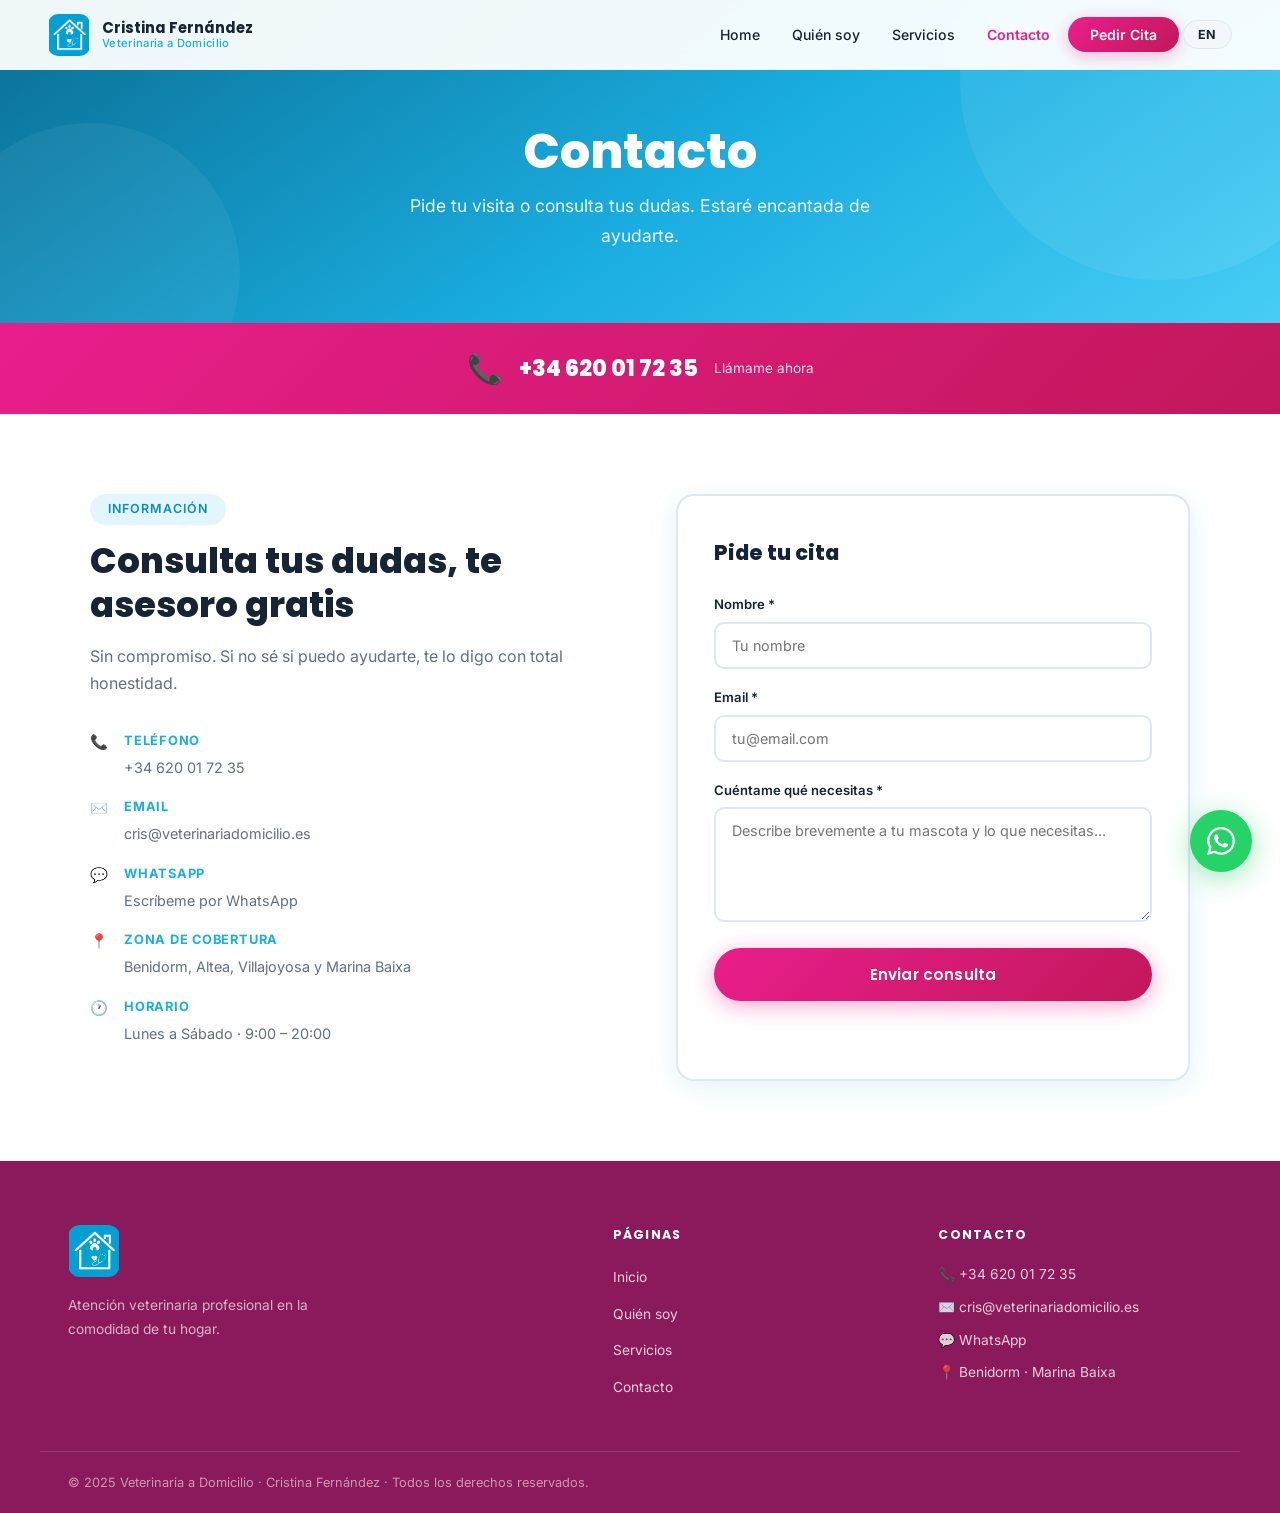
<file: contacto.html>
<!DOCTYPE html>
<html lang="es">
<head>
  <meta charset="UTF-8" />
  <meta name="viewport" content="width=device-width, initial-scale=1.0" />
  <title>Contacto — Veterinaria a Domicilio</title>
  <meta name="description" content="Pide tu cita o consulta con Cristina Fernández. Veterinaria a domicilio en Benidorm y la Marina Baixa. Teléfono: +34 620 01 72 35." />
  <link rel="preconnect" href="https://fonts.googleapis.com" />
  <link rel="preconnect" href="https://fonts.gstatic.com" crossorigin />
  <link href="https://fonts.googleapis.com/css2?family=Poppins:wght@400;600;700;800&family=Inter:wght@400;500;600&display=swap" rel="stylesheet" />
  <link rel="stylesheet" href="css/style.css" />
</head>
<body>

  <!-- NAVBAR -->
  <nav class="navbar" id="navbar">
    <div class="nav-container">
      <a href="index.html" class="nav-logo">
        <img src="img/logo.webp" alt="Veterinaria a Domicilio" class="logo-img" />
        <div class="logo-text">
          <span class="logo-name">Cristina Fernández</span>
          <span class="logo-sub">Veterinaria a Domicilio</span>
        </div>
      </a>
      <ul class="nav-links" id="navLinks">
        <li><a href="index.html" data-es="Home" data-en="Home">Home</a></li>
        <li><a href="quien-soy.html" data-es="Quién soy" data-en="About me">Quién soy</a></li>
        <li><a href="servicios.html" data-es="Servicios" data-en="Services">Servicios</a></li>
        <li><a href="contacto.html" class="active" data-es="Contacto" data-en="Contact">Contacto</a></li>
        <li><a href="contacto.html" class="nav-cta" data-es="Pedir Cita" data-en="Book Now">Pedir Cita</a></li>
        <li class="lang-item">
          <button class="lang-btn" id="langBtn" aria-label="Cambiar idioma">EN</button>
        </li>
      </ul>
      <button class="hamburger" id="hamburger" aria-label="Abrir menú">
        <span></span><span></span><span></span>
      </button>
    </div>
  </nav>

  <!-- PAGE HERO -->
  <section class="page-hero">
    <div class="container">
      <h1 data-es="Contacto" data-en="Contact">Contacto</h1>
      <p data-es="Pide tu visita o consulta tus dudas. Estaré encantada de ayudarte." data-en="Book your visit or ask your questions. I'll be happy to help.">
        Pide tu visita o consulta tus dudas. Estaré encantada de ayudarte.
      </p>
    </div>
  </section>

  <!-- PHONE BAR -->
  <div class="phone-bar">
    <a href="tel:+34620017235" class="phone-bar-link">
      <span class="phone-bar-icon">📞</span>
      <span class="phone-bar-number">+34 620 01 72 35</span>
      <span class="phone-bar-label" data-es="Llámame ahora" data-en="Call me now">Llámame ahora</span>
    </a>
  </div>

  <!-- CONTACT MAIN -->
  <section class="contact-page section-pad">
    <div class="container contact-page-grid">

      <!-- INFO -->
      <div class="contact-info reveal">
        <span class="section-tag" data-es="Información" data-en="Information">Información</span>
        <h2 data-es="Consulta tus dudas, te asesoro gratis" data-en="Ask your questions, free advice">Consulta tus dudas, te asesoro gratis</h2>
        <p data-es="Sin compromiso. Si no sé si puedo ayudarte, te lo digo con total honestidad." data-en="No commitment. If I don't know whether I can help, I'll tell you honestly.">
          Sin compromiso. Si no sé si puedo ayudarte, te lo digo con total honestidad.
        </p>

        <ul class="contact-details">
          <li>
            <span class="ci-icon">📞</span>
            <div>
              <strong data-es="Teléfono" data-en="Phone">Teléfono</strong>
              <a href="tel:+34620017235">+34 620 01 72 35</a>
            </div>
          </li>
          <li>
            <span class="ci-icon">✉️</span>
            <div>
              <strong data-es="Email" data-en="Email">Email</strong>
              <a href="mailto:cris@veterinariadomicilio.es">cris@veterinariadomicilio.es</a>
            </div>
          </li>
          <li>
            <span class="ci-icon">💬</span>
            <div>
              <strong>WhatsApp</strong>
              <a href="https://wa.me/34620017235" target="_blank" rel="noopener" data-es="Escríbeme por WhatsApp" data-en="Message me on WhatsApp">Escríbeme por WhatsApp</a>
            </div>
          </li>
          <li>
            <span class="ci-icon">📍</span>
            <div>
              <strong data-es="Zona de cobertura" data-en="Coverage area">Zona de cobertura</strong>
              <span data-es="Benidorm, Altea, Villajoyosa y Marina Baixa" data-en="Benidorm, Altea, Villajoyosa and Marina Baixa">Benidorm, Altea, Villajoyosa y Marina Baixa</span>
            </div>
          </li>
          <li>
            <span class="ci-icon">🕐</span>
            <div>
              <strong data-es="Horario" data-en="Hours">Horario</strong>
              <span data-es="Lunes a Sábado · 9:00 – 20:00" data-en="Monday to Saturday · 9:00 – 20:00">Lunes a Sábado · 9:00 – 20:00</span>
            </div>
          </li>
        </ul>
      </div>

      <!-- FORM -->
      <div class="contact-form-wrap reveal">
        <form class="contact-form" id="contactForm" action="https://formspree.io/f/xdavebee" method="POST" novalidate>
          <h3 data-es="Pide tu cita" data-en="Book your appointment">Pide tu cita</h3>

          <div class="form-group">
            <label for="name" data-es="Nombre *" data-en="Name *">Nombre *</label>
            <input type="text" id="name" name="name" required placeholder="Tu nombre" data-placeholder-es="Tu nombre" data-placeholder-en="Your name" />
          </div>

          <div class="form-group">
            <label for="email" data-es="Email *" data-en="Email *">Email *</label>
            <input type="email" id="email" name="email" required placeholder="tu@email.com" />
          </div>

          <div class="form-group">
            <label for="comment" data-es="Cuéntame qué necesitas *" data-en="Tell me what you need *">Cuéntame qué necesitas *</label>
            <textarea id="comment" name="comment" rows="5" required placeholder="Describe brevemente a tu mascota y lo que necesitas..." data-placeholder-es="Describe brevemente a tu mascota y lo que necesitas..." data-placeholder-en="Briefly describe your pet and what you need..."></textarea>
          </div>

          <button type="submit" class="btn-primary btn-full" data-es="Enviar consulta" data-en="Send enquiry">Enviar consulta</button>

          <div class="form-feedback" id="formFeedback" aria-live="polite"></div>
        </form>
      </div>

    </div>
  </section>

  <!-- FOOTER -->
  <footer class="footer">
    <div class="container footer-inner">
      <div class="footer-brand">
        <img src="img/logo.webp" alt="Logo Veterinaria a Domicilio" />
        <p data-es="Atención veterinaria profesional en la comodidad de tu hogar." data-en="Professional veterinary care in the comfort of your home.">
          Atención veterinaria profesional en la comodidad de tu hogar.
        </p>
      </div>
      <div class="footer-links">
        <h5 data-es="Páginas" data-en="Pages">Páginas</h5>
        <ul>
          <li><a href="index.html" data-es="Inicio" data-en="Home">Inicio</a></li>
          <li><a href="quien-soy.html" data-es="Quién soy" data-en="About me">Quién soy</a></li>
          <li><a href="servicios.html" data-es="Servicios" data-en="Services">Servicios</a></li>
          <li><a href="contacto.html" data-es="Contacto" data-en="Contact">Contacto</a></li>
        </ul>
      </div>
      <div class="footer-contact">
        <h5 data-es="Contacto" data-en="Contact">Contacto</h5>
        <ul>
          <li><a href="tel:+34620017235">📞 +34 620 01 72 35</a></li>
          <li><a href="mailto:cris@veterinariadomicilio.es">✉️ cris@veterinariadomicilio.es</a></li>
          <li><a href="https://wa.me/34620017235" target="_blank" rel="noopener">💬 WhatsApp</a></li>
          <li>📍 Benidorm · Marina Baixa</li>
        </ul>
      </div>
    </div>
    <div class="footer-bottom">
      <p data-es="© 2025 Veterinaria a Domicilio · Cristina Fernández · Todos los derechos reservados." data-en="© 2025 Home Veterinary · Cristina Fernández · All rights reserved.">
        © 2025 Veterinaria a Domicilio · Cristina Fernández · Todos los derechos reservados.
      </p>
    </div>
  </footer>

  <!-- WHATSAPP BUTTON -->
  <a href="https://wa.me/34620017235" class="whatsapp-btn" target="_blank" rel="noopener" aria-label="WhatsApp">
    <svg viewBox="0 0 24 24" fill="currentColor" width="28" height="28">
      <path d="M17.472 14.382c-.297-.149-1.758-.867-2.03-.967-.273-.099-.471-.148-.67.15-.197.297-.767.966-.94 1.164-.173.199-.347.223-.644.075-.297-.15-1.255-.463-2.39-1.475-.883-.788-1.48-1.761-1.653-2.059-.173-.297-.018-.458.13-.606.134-.133.298-.347.446-.52.149-.174.198-.298.298-.497.099-.198.05-.371-.025-.52-.075-.149-.669-1.612-.916-2.207-.242-.579-.487-.5-.669-.51-.173-.008-.371-.01-.57-.01-.198 0-.52.074-.792.372-.272.297-1.04 1.016-1.04 2.479 0 1.462 1.065 2.875 1.213 3.074.149.198 2.096 3.2 5.077 4.487.709.306 1.262.489 1.694.625.712.227 1.36.195 1.871.118.571-.085 1.758-.719 2.006-1.413.248-.694.248-1.289.173-1.413-.074-.124-.272-.198-.57-.347m-5.421 7.403h-.004a9.87 9.87 0 01-5.031-1.378l-.361-.214-3.741.982.998-3.648-.235-.374a9.86 9.86 0 01-1.51-5.26c.001-5.45 4.436-9.884 9.888-9.884 2.64 0 5.122 1.03 6.988 2.898a9.825 9.825 0 012.893 6.994c-.003 5.45-4.437 9.884-9.885 9.884m8.413-18.297A11.815 11.815 0 0012.05 0C5.495 0 .16 5.335.157 11.892c0 2.096.547 4.142 1.588 5.945L.057 24l6.305-1.654a11.882 11.882 0 005.683 1.448h.005c6.554 0 11.89-5.335 11.893-11.893a11.821 11.821 0 00-3.48-8.413z"/>
    </svg>
  </a>

  <script src="js/main.js"></script>
</body>
</html>
</file>
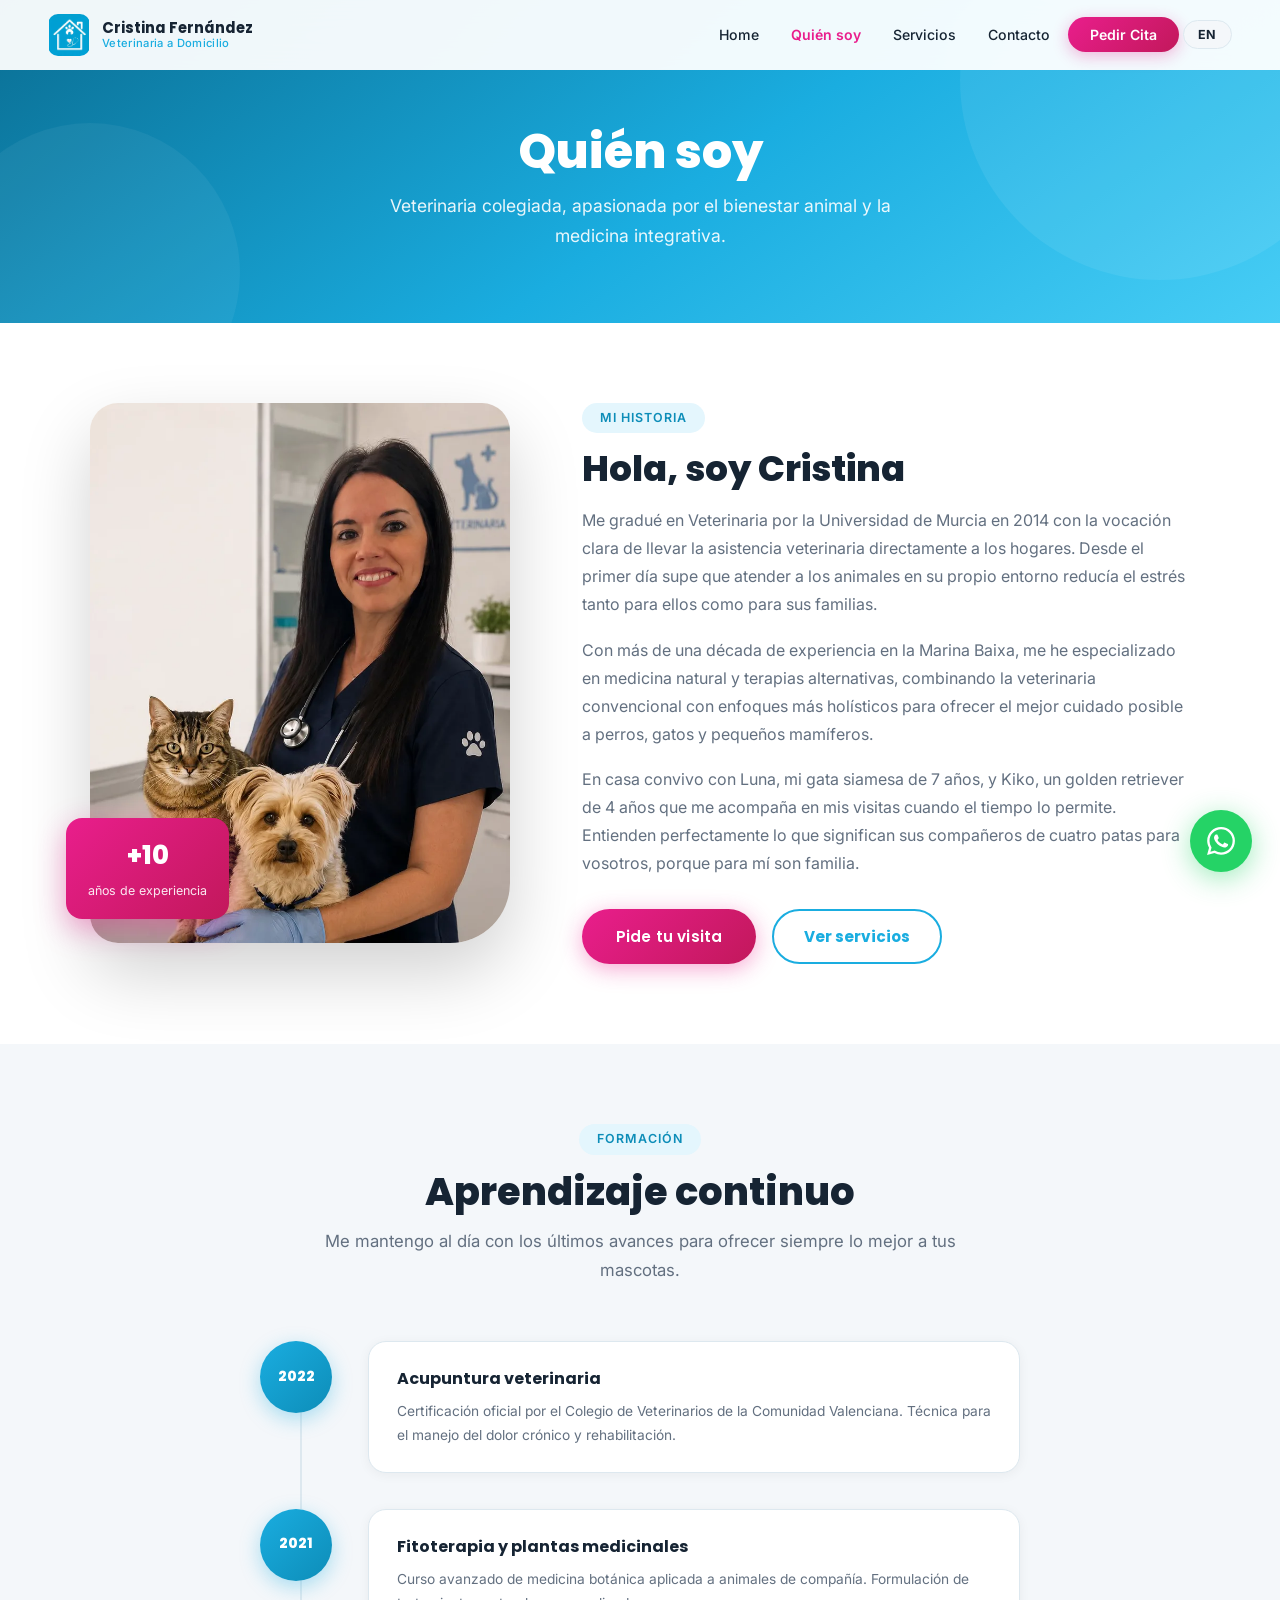
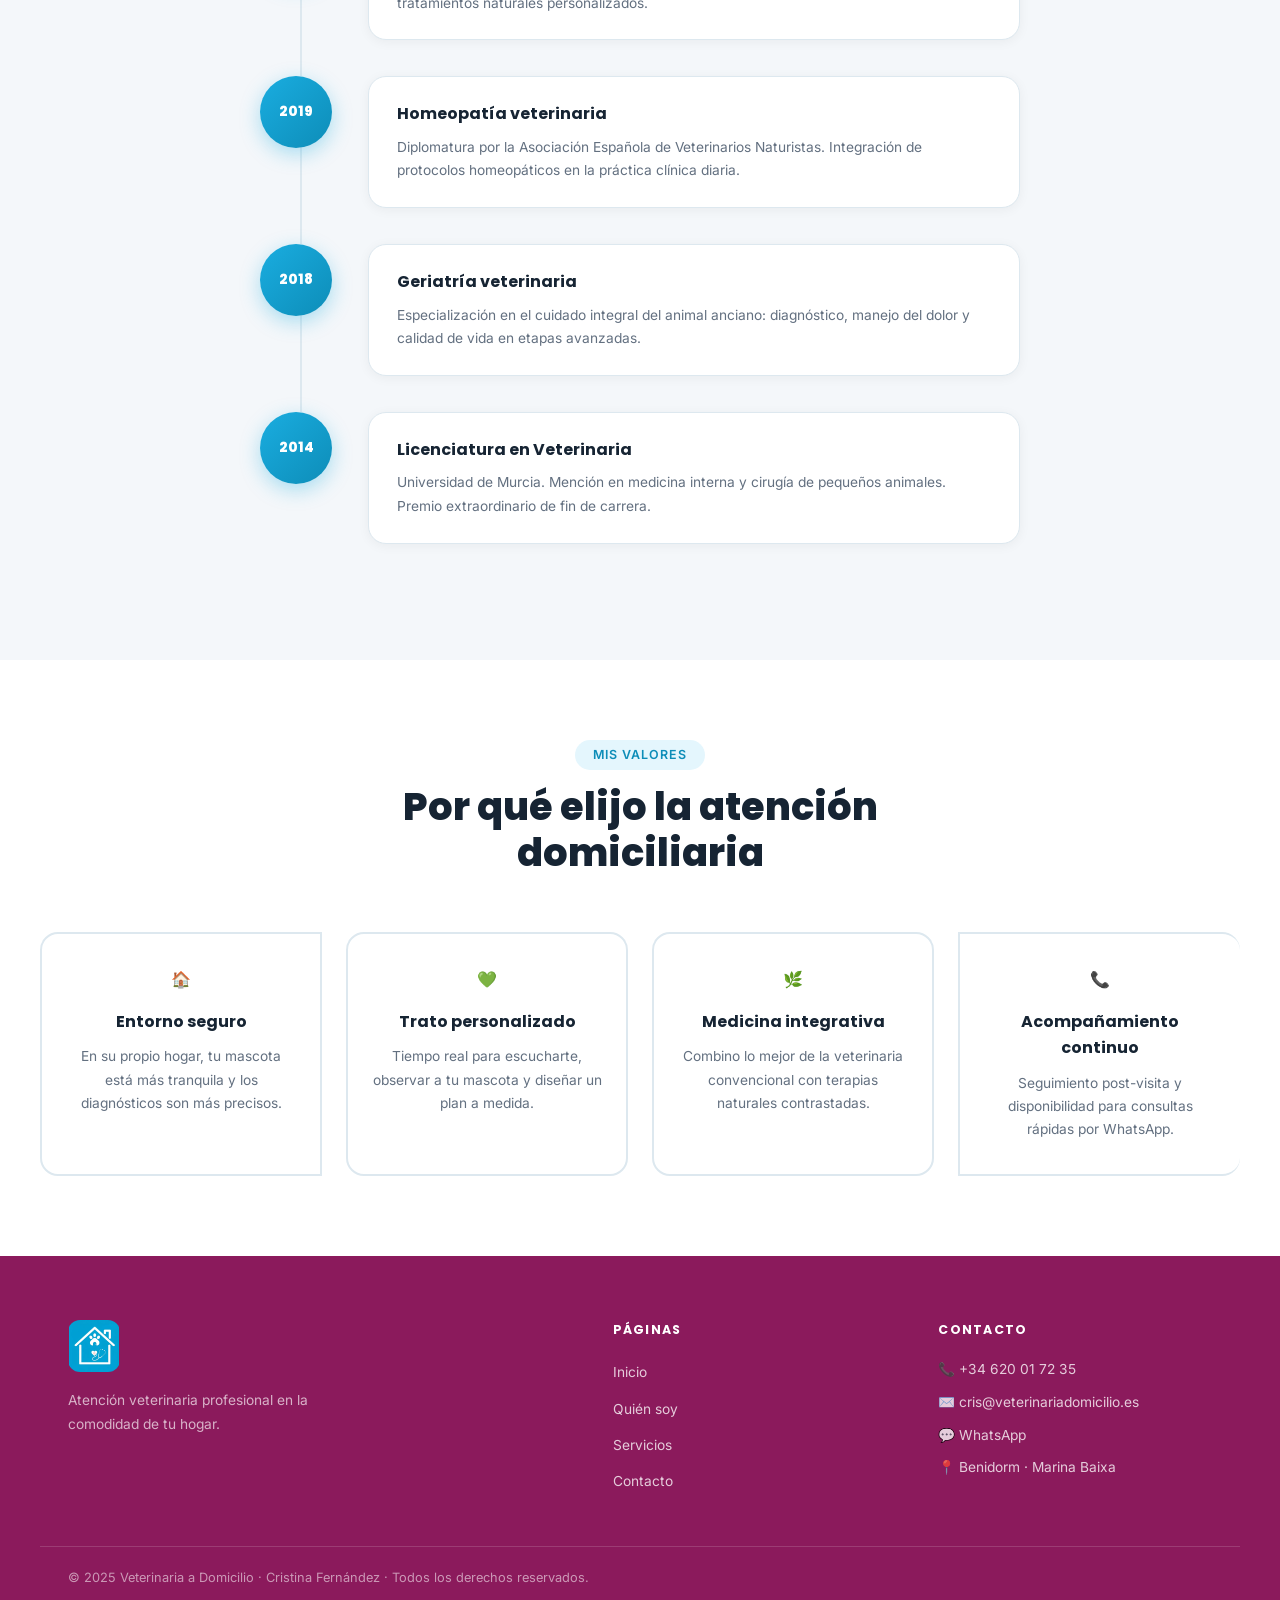
<file: quien-soy.html>
<!DOCTYPE html>
<html lang="es">
<head>
  <meta charset="UTF-8" />
  <meta name="viewport" content="width=device-width, initial-scale=1.0" />
  <title>Quién soy — Veterinaria a Domicilio</title>
  <meta name="description" content="Conoce a Cristina Fernández, veterinaria colegiada con más de 10 años de experiencia en atención domiciliaria en Benidorm y la Marina Baixa." />
  <link rel="preconnect" href="https://fonts.googleapis.com" />
  <link rel="preconnect" href="https://fonts.gstatic.com" crossorigin />
  <link href="https://fonts.googleapis.com/css2?family=Poppins:wght@400;600;700;800&family=Inter:wght@400;500;600&display=swap" rel="stylesheet" />
  <link rel="stylesheet" href="css/style.css" />
</head>
<body>

  <!-- NAVBAR -->
  <nav class="navbar" id="navbar">
    <div class="nav-container">
      <a href="index.html" class="nav-logo">
        <img src="img/logo.webp" alt="Veterinaria a Domicilio" class="logo-img" />
        <div class="logo-text">
          <span class="logo-name">Cristina Fernández</span>
          <span class="logo-sub">Veterinaria a Domicilio</span>
        </div>
      </a>
      <ul class="nav-links" id="navLinks">
        <li><a href="index.html" data-es="Home" data-en="Home">Home</a></li>
        <li><a href="quien-soy.html" class="active" data-es="Quién soy" data-en="About me">Quién soy</a></li>
        <li><a href="servicios.html" data-es="Servicios" data-en="Services">Servicios</a></li>
        <li><a href="contacto.html" data-es="Contacto" data-en="Contact">Contacto</a></li>
        <li><a href="contacto.html" class="nav-cta" data-es="Pedir Cita" data-en="Book Now">Pedir Cita</a></li>
        <li class="lang-item">
          <button class="lang-btn" id="langBtn" aria-label="Cambiar idioma">EN</button>
        </li>
      </ul>
      <button class="hamburger" id="hamburger" aria-label="Abrir menú">
        <span></span><span></span><span></span>
      </button>
    </div>
  </nav>

  <!-- PAGE HERO -->
  <section class="page-hero">
    <div class="container">
      <h1 data-es="Quién soy" data-en="About me">Quién soy</h1>
      <p data-es="Veterinaria colegiada, apasionada por el bienestar animal y la medicina integrativa." data-en="Licensed veterinarian, passionate about animal welfare and integrative medicine.">
        Veterinaria colegiada, apasionada por el bienestar animal y la medicina integrativa.
      </p>
    </div>
  </section>

  <!-- BIO SECTION -->
  <section class="bio-section section-pad">
    <div class="container bio-grid">
      <div class="bio-image reveal">
        <img src="img/cristina_clinica.webp" alt="Cristina Fernández, veterinaria a domicilio en Benidorm" loading="eager" />
        <div class="bio-badge">
          <span>+10</span>
          <small data-es="años de experiencia" data-en="years of experience">años de experiencia</small>
        </div>
      </div>

      <div class="bio-content reveal">
        <span class="section-tag" data-es="Mi historia" data-en="My story">Mi historia</span>
        <h2 data-es="Hola, soy Cristina" data-en="Hi, I'm Cristina">Hola, soy Cristina</h2>

        <p data-es="Me gradué en Veterinaria por la Universidad de Murcia en 2014 con la vocación clara de llevar la asistencia veterinaria directamente a los hogares. Desde el primer día supe que atender a los animales en su propio entorno reducía el estrés tanto para ellos como para sus familias." data-en="I graduated in Veterinary Medicine from the University of Murcia in 2014 with a clear vocation: to bring veterinary care directly to people's homes. From day one I knew that treating animals in their own environment reduced stress for both them and their families.">
          Me gradué en Veterinaria por la Universidad de Murcia en 2014 con la vocación clara de llevar la asistencia veterinaria directamente a los hogares. Desde el primer día supe que atender a los animales en su propio entorno reducía el estrés tanto para ellos como para sus familias.
        </p>

        <p data-es="Con más de una década de experiencia en la Marina Baixa, me he especializado en medicina natural y terapias alternativas, combinando la veterinaria convencional con enfoques más holísticos para ofrecer el mejor cuidado posible a perros, gatos y pequeños mamíferos." data-en="With over a decade of experience in the Marina Baixa region, I have specialised in natural medicine and alternative therapies, combining conventional veterinary care with holistic approaches to offer the best possible treatment for dogs, cats, and small mammals.">
          Con más de una década de experiencia en la Marina Baixa, me he especializado en medicina natural y terapias alternativas, combinando la veterinaria convencional con enfoques más holísticos para ofrecer el mejor cuidado posible a perros, gatos y pequeños mamíferos.
        </p>

        <p data-es="En casa convivo con Luna, mi gata siamesa de 7 años, y Kiko, un golden retriever de 4 años que me acompaña en mis visitas cuando el tiempo lo permite. Entienden perfectamente lo que significan sus compañeros de cuatro patas para vosotros, porque para mí son familia." data-en="At home I share my life with Luna, my 7-year-old Siamese cat, and Kiko, a 4-year-old golden retriever who joins me on house calls when the weather allows. They know exactly what four-legged companions mean to you, because for me they are family.">
          En casa convivo con Luna, mi gata siamesa de 7 años, y Kiko, un golden retriever de 4 años que me acompaña en mis visitas cuando el tiempo lo permite. Entienden perfectamente lo que significan sus compañeros de cuatro patas para vosotros, porque para mí son familia.
        </p>

        <div class="bio-cta">
          <a href="contacto.html" class="btn-primary" data-es="Pide tu visita" data-en="Book a visit">Pide tu visita</a>
          <a href="servicios.html" class="btn-outline" data-es="Ver servicios" data-en="See services">Ver servicios</a>
        </div>
      </div>
    </div>
  </section>

  <!-- FORMATION -->
  <section class="formation-section section-pad bg-light">
    <div class="container">
      <div class="section-header">
        <span class="section-tag" data-es="Formación" data-en="Training">Formación</span>
        <h2 data-es="Aprendizaje continuo" data-en="Continuous learning">Aprendizaje continuo</h2>
        <p data-es="Me mantengo al día con los últimos avances para ofrecer siempre lo mejor a tus mascotas." data-en="I stay up to date with the latest advances to always offer the best for your pets.">
          Me mantengo al día con los últimos avances para ofrecer siempre lo mejor a tus mascotas.
        </p>
      </div>

      <div class="timeline reveal">

        <div class="timeline-item">
          <div class="timeline-year">2022</div>
          <div class="timeline-card">
            <h4 data-es="Acupuntura veterinaria" data-en="Veterinary acupuncture">Acupuntura veterinaria</h4>
            <p data-es="Certificación oficial por el Colegio de Veterinarios de la Comunidad Valenciana. Técnica para el manejo del dolor crónico y rehabilitación." data-en="Official certification from the Valencian Community College of Veterinarians. Technique for chronic pain management and rehabilitation.">
              Certificación oficial por el Colegio de Veterinarios de la Comunidad Valenciana. Técnica para el manejo del dolor crónico y rehabilitación.
            </p>
          </div>
        </div>

        <div class="timeline-item">
          <div class="timeline-year">2021</div>
          <div class="timeline-card">
            <h4 data-es="Fitoterapia y plantas medicinales" data-en="Herbal medicine">Fitoterapia y plantas medicinales</h4>
            <p data-es="Curso avanzado de medicina botánica aplicada a animales de compañía. Formulación de tratamientos naturales personalizados." data-en="Advanced course in botanical medicine applied to companion animals. Formulation of personalised natural treatments.">
              Curso avanzado de medicina botánica aplicada a animales de compañía. Formulación de tratamientos naturales personalizados.
            </p>
          </div>
        </div>

        <div class="timeline-item">
          <div class="timeline-year">2019</div>
          <div class="timeline-card">
            <h4 data-es="Homeopatía veterinaria" data-en="Veterinary homeopathy">Homeopatía veterinaria</h4>
            <p data-es="Diplomatura por la Asociación Española de Veterinarios Naturistas. Integración de protocolos homeopáticos en la práctica clínica diaria." data-en="Diploma from the Spanish Association of Naturist Veterinarians. Integration of homeopathic protocols in daily clinical practice.">
              Diplomatura por la Asociación Española de Veterinarios Naturistas. Integración de protocolos homeopáticos en la práctica clínica diaria.
            </p>
          </div>
        </div>

        <div class="timeline-item">
          <div class="timeline-year">2018</div>
          <div class="timeline-card">
            <h4 data-es="Geriatría veterinaria" data-en="Veterinary geriatrics">Geriatría veterinaria</h4>
            <p data-es="Especialización en el cuidado integral del animal anciano: diagnóstico, manejo del dolor y calidad de vida en etapas avanzadas." data-en="Specialisation in comprehensive care for ageing animals: diagnosis, pain management, and quality of life in advanced stages.">
              Especialización en el cuidado integral del animal anciano: diagnóstico, manejo del dolor y calidad de vida en etapas avanzadas.
            </p>
          </div>
        </div>

        <div class="timeline-item">
          <div class="timeline-year">2014</div>
          <div class="timeline-card">
            <h4 data-es="Licenciatura en Veterinaria" data-en="Degree in Veterinary Medicine">Licenciatura en Veterinaria</h4>
            <p data-es="Universidad de Murcia. Mención en medicina interna y cirugía de pequeños animales. Premio extraordinario de fin de carrera." data-en="University of Murcia. Major in internal medicine and small animal surgery. Outstanding graduation award.">
              Universidad de Murcia. Mención en medicina interna y cirugía de pequeños animales. Premio extraordinario de fin de carrera.
            </p>
          </div>
        </div>

      </div>
    </div>
  </section>

  <!-- VALUES -->
  <section class="values-section section-pad">
    <div class="container">
      <div class="section-header">
        <span class="section-tag" data-es="Mis valores" data-en="My values">Mis valores</span>
        <h2 data-es="Por qué elijo la atención domiciliaria" data-en="Why I choose home care">Por qué elijo la atención domiciliaria</h2>
      </div>
      <div class="values-grid">
        <div class="value-card reveal">
          <div class="value-icon">🏠</div>
          <h4 data-es="Entorno seguro" data-en="Safe environment">Entorno seguro</h4>
          <p data-es="En su propio hogar, tu mascota está más tranquila y los diagnósticos son más precisos." data-en="In their own home, your pet is calmer and diagnoses are more accurate.">
            En su propio hogar, tu mascota está más tranquila y los diagnósticos son más precisos.
          </p>
        </div>
        <div class="value-card reveal">
          <div class="value-icon">💚</div>
          <h4 data-es="Trato personalizado" data-en="Personalised care">Trato personalizado</h4>
          <p data-es="Tiempo real para escucharte, observar a tu mascota y diseñar un plan a medida." data-en="Real time to listen to you, observe your pet, and design a tailored plan.">
            Tiempo real para escucharte, observar a tu mascota y diseñar un plan a medida.
          </p>
        </div>
        <div class="value-card reveal">
          <div class="value-icon">🌿</div>
          <h4 data-es="Medicina integrativa" data-en="Integrative medicine">Medicina integrativa</h4>
          <p data-es="Combino lo mejor de la veterinaria convencional con terapias naturales contrastadas." data-en="I combine the best of conventional veterinary care with proven natural therapies.">
            Combino lo mejor de la veterinaria convencional con terapias naturales contrastadas.
          </p>
        </div>
        <div class="value-card reveal">
          <div class="value-icon">📞</div>
          <h4 data-es="Acompañamiento continuo" data-en="Ongoing support">Acompañamiento continuo</h4>
          <p data-es="Seguimiento post-visita y disponibilidad para consultas rápidas por WhatsApp." data-en="Post-visit follow-up and availability for quick WhatsApp consultations.">
            Seguimiento post-visita y disponibilidad para consultas rápidas por WhatsApp.
          </p>
        </div>
      </div>
    </div>
  </section>

  <!-- FOOTER -->
  <footer class="footer">
    <div class="container footer-inner">
      <div class="footer-brand">
        <img src="img/logo.webp" alt="Logo Veterinaria a Domicilio" />
        <p data-es="Atención veterinaria profesional en la comodidad de tu hogar." data-en="Professional veterinary care in the comfort of your home.">
          Atención veterinaria profesional en la comodidad de tu hogar.
        </p>
      </div>
      <div class="footer-links">
        <h5 data-es="Páginas" data-en="Pages">Páginas</h5>
        <ul>
          <li><a href="index.html" data-es="Inicio" data-en="Home">Inicio</a></li>
          <li><a href="quien-soy.html" data-es="Quién soy" data-en="About me">Quién soy</a></li>
          <li><a href="servicios.html" data-es="Servicios" data-en="Services">Servicios</a></li>
          <li><a href="contacto.html" data-es="Contacto" data-en="Contact">Contacto</a></li>
        </ul>
      </div>
      <div class="footer-contact">
        <h5 data-es="Contacto" data-en="Contact">Contacto</h5>
        <ul>
          <li><a href="tel:+34620017235">📞 +34 620 01 72 35</a></li>
          <li><a href="mailto:cris@veterinariadomicilio.es">✉️ cris@veterinariadomicilio.es</a></li>
          <li><a href="https://wa.me/34620017235" target="_blank" rel="noopener">💬 WhatsApp</a></li>
          <li>📍 Benidorm · Marina Baixa</li>
        </ul>
      </div>
    </div>
    <div class="footer-bottom">
      <p data-es="© 2025 Veterinaria a Domicilio · Cristina Fernández · Todos los derechos reservados." data-en="© 2025 Home Veterinary · Cristina Fernández · All rights reserved.">
        © 2025 Veterinaria a Domicilio · Cristina Fernández · Todos los derechos reservados.
      </p>
    </div>
  </footer>

  <!-- WHATSAPP BUTTON -->
  <a href="https://wa.me/34620017235" class="whatsapp-btn" target="_blank" rel="noopener" aria-label="WhatsApp">
    <svg viewBox="0 0 24 24" fill="currentColor" width="28" height="28">
      <path d="M17.472 14.382c-.297-.149-1.758-.867-2.03-.967-.273-.099-.471-.148-.67.15-.197.297-.767.966-.94 1.164-.173.199-.347.223-.644.075-.297-.15-1.255-.463-2.39-1.475-.883-.788-1.48-1.761-1.653-2.059-.173-.297-.018-.458.13-.606.134-.133.298-.347.446-.52.149-.174.198-.298.298-.497.099-.198.05-.371-.025-.52-.075-.149-.669-1.612-.916-2.207-.242-.579-.487-.5-.669-.51-.173-.008-.371-.01-.57-.01-.198 0-.52.074-.792.372-.272.297-1.04 1.016-1.04 2.479 0 1.462 1.065 2.875 1.213 3.074.149.198 2.096 3.2 5.077 4.487.709.306 1.262.489 1.694.625.712.227 1.36.195 1.871.118.571-.085 1.758-.719 2.006-1.413.248-.694.248-1.289.173-1.413-.074-.124-.272-.198-.57-.347m-5.421 7.403h-.004a9.87 9.87 0 01-5.031-1.378l-.361-.214-3.741.982.998-3.648-.235-.374a9.86 9.86 0 01-1.51-5.26c.001-5.45 4.436-9.884 9.888-9.884 2.64 0 5.122 1.03 6.988 2.898a9.825 9.825 0 012.893 6.994c-.003 5.45-4.437 9.884-9.885 9.884m8.413-18.297A11.815 11.815 0 0012.05 0C5.495 0 .16 5.335.157 11.892c0 2.096.547 4.142 1.588 5.945L.057 24l6.305-1.654a11.882 11.882 0 005.683 1.448h.005c6.554 0 11.89-5.335 11.893-11.893a11.821 11.821 0 00-3.48-8.413z"/>
    </svg>
  </a>

  <script src="js/main.js"></script>
</body>
</html>
</file>
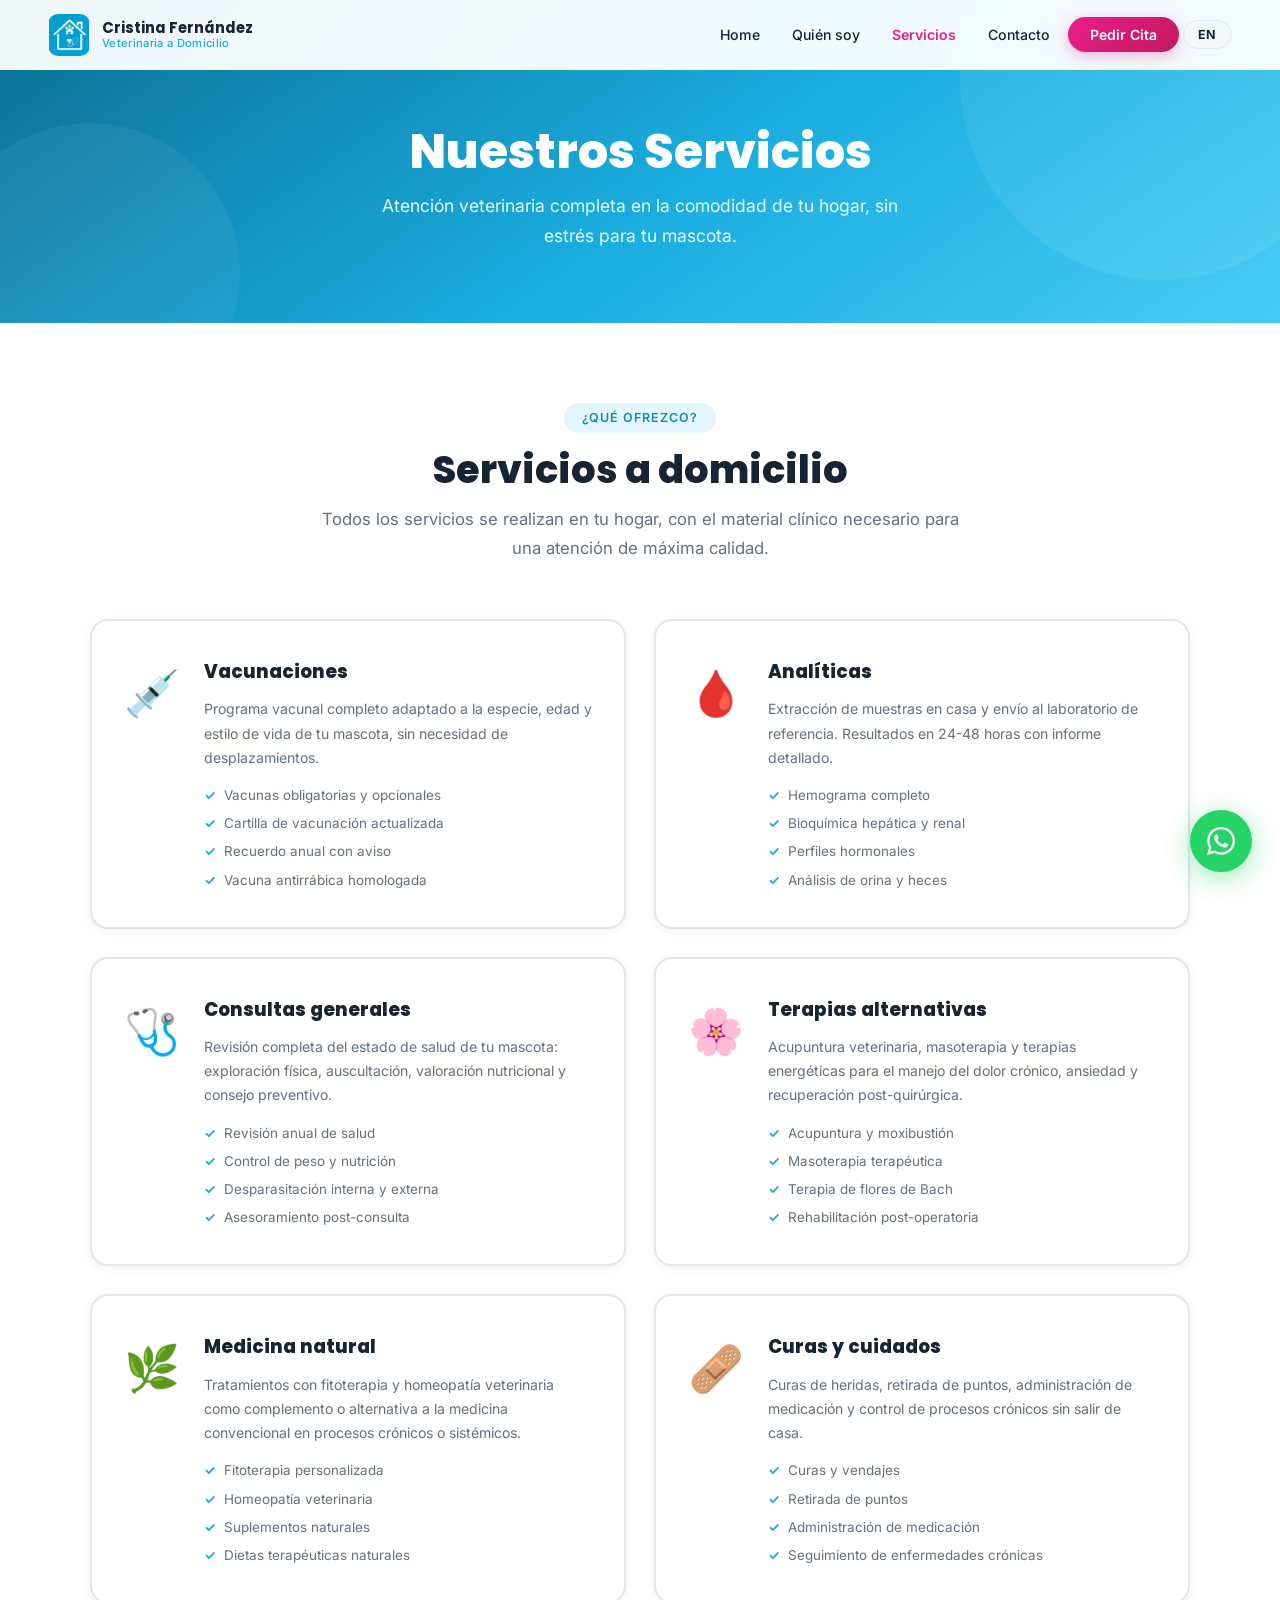
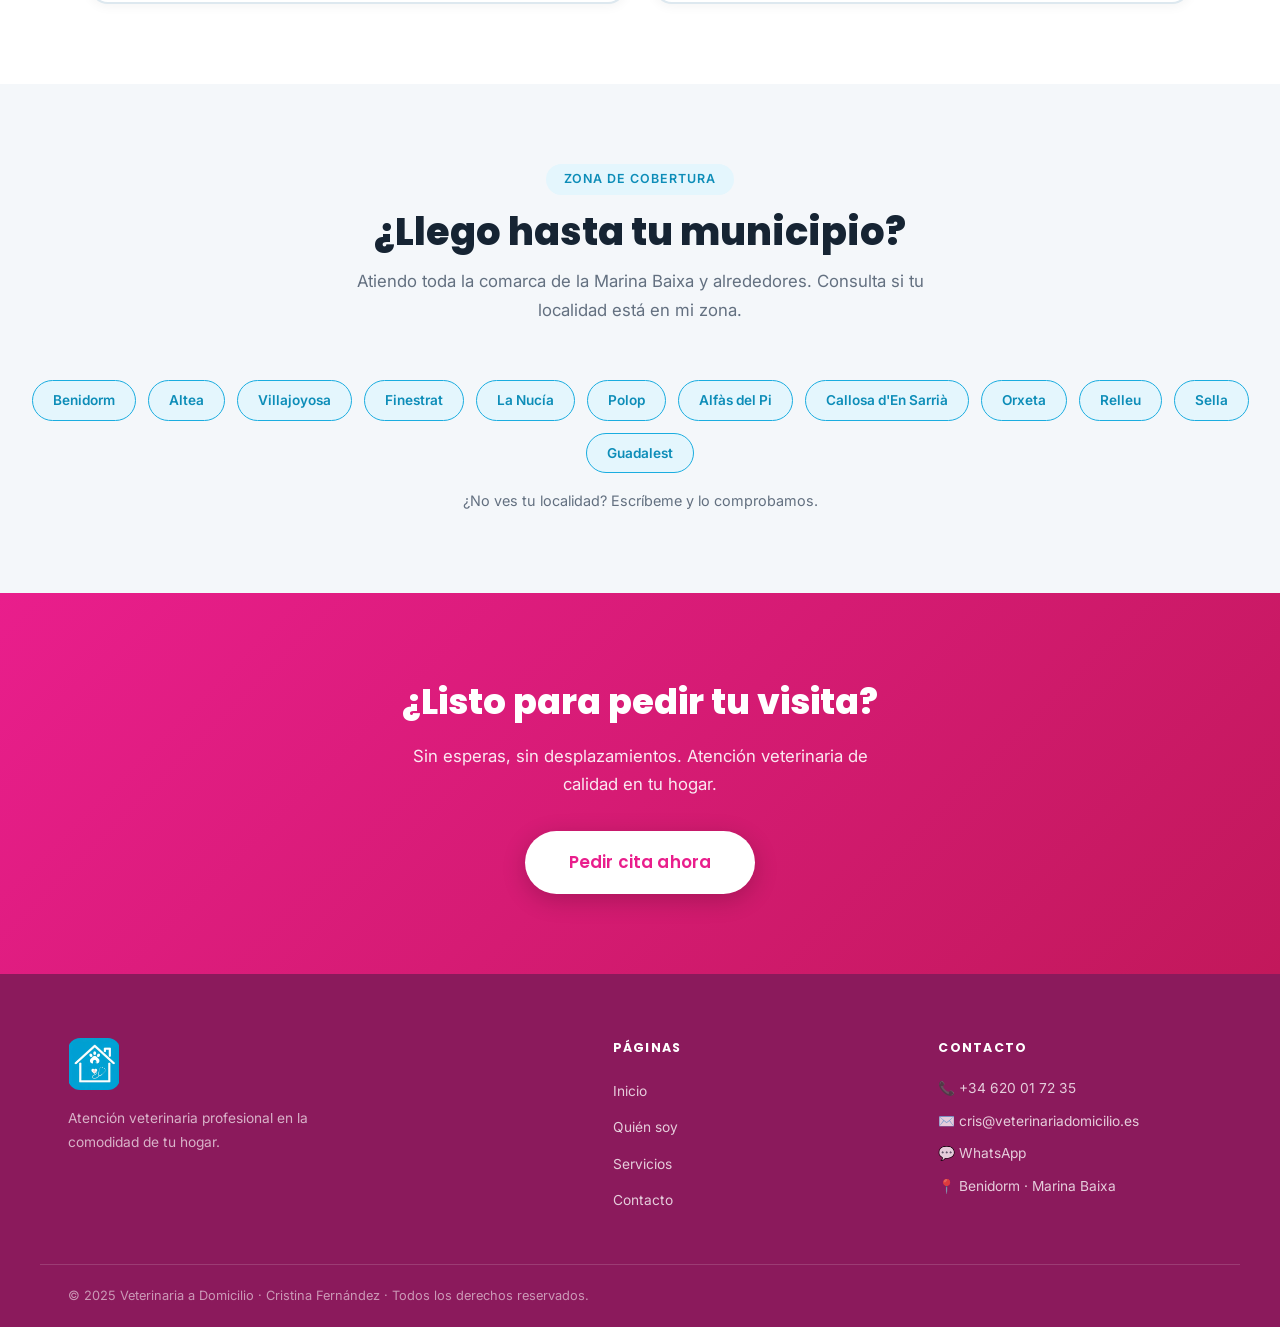
<file: servicios.html>
<!DOCTYPE html>
<html lang="es">
<head>
  <meta charset="UTF-8" />
  <meta name="viewport" content="width=device-width, initial-scale=1.0" />
  <title>Servicios — Veterinaria a Domicilio</title>
  <meta name="description" content="Vacunaciones, analíticas, consultas, terapias alternativas y mucho más. Atención veterinaria profesional a domicilio en Benidorm y la Marina Baixa." />
  <link rel="preconnect" href="https://fonts.googleapis.com" />
  <link rel="preconnect" href="https://fonts.gstatic.com" crossorigin />
  <link href="https://fonts.googleapis.com/css2?family=Poppins:wght@400;600;700;800&family=Inter:wght@400;500;600&display=swap" rel="stylesheet" />
  <link rel="stylesheet" href="css/style.css" />
</head>
<body>

  <!-- NAVBAR -->
  <nav class="navbar" id="navbar">
    <div class="nav-container">
      <a href="index.html" class="nav-logo">
        <img src="img/logo.webp" alt="Veterinaria a Domicilio" class="logo-img" />
        <div class="logo-text">
          <span class="logo-name">Cristina Fernández</span>
          <span class="logo-sub">Veterinaria a Domicilio</span>
        </div>
      </a>
      <ul class="nav-links" id="navLinks">
        <li><a href="index.html" data-es="Home" data-en="Home">Home</a></li>
        <li><a href="quien-soy.html" data-es="Quién soy" data-en="About me">Quién soy</a></li>
        <li><a href="servicios.html" class="active" data-es="Servicios" data-en="Services">Servicios</a></li>
        <li><a href="contacto.html" data-es="Contacto" data-en="Contact">Contacto</a></li>
        <li><a href="contacto.html" class="nav-cta" data-es="Pedir Cita" data-en="Book Now">Pedir Cita</a></li>
        <li class="lang-item">
          <button class="lang-btn" id="langBtn" aria-label="Cambiar idioma">EN</button>
        </li>
      </ul>
      <button class="hamburger" id="hamburger" aria-label="Abrir menú">
        <span></span><span></span><span></span>
      </button>
    </div>
  </nav>

  <!-- PAGE HERO -->
  <section class="page-hero">
    <div class="container">
      <h1 data-es="Nuestros Servicios" data-en="Our Services">Nuestros Servicios</h1>
      <p data-es="Atención veterinaria completa en la comodidad de tu hogar, sin estrés para tu mascota." data-en="Complete veterinary care in the comfort of your home, stress-free for your pet.">
        Atención veterinaria completa en la comodidad de tu hogar, sin estrés para tu mascota.
      </p>
    </div>
  </section>

  <!-- SERVICES GRID -->
  <section class="services-page section-pad">
    <div class="container">
      <div class="section-header">
        <span class="section-tag" data-es="¿Qué ofrezco?" data-en="What do I offer?">¿Qué ofrezco?</span>
        <h2 data-es="Servicios a domicilio" data-en="Home services">Servicios a domicilio</h2>
        <p data-es="Todos los servicios se realizan en tu hogar, con el material clínico necesario para una atención de máxima calidad." data-en="All services are carried out at your home with the clinical equipment needed for top-quality care.">
          Todos los servicios se realizan en tu hogar, con el material clínico necesario para una atención de máxima calidad.
        </p>
      </div>

      <div class="services-big-grid">

        <div class="service-big-card reveal">
          <div class="sbc-icon">💉</div>
          <div class="sbc-body">
            <h3 data-es="Vacunaciones" data-en="Vaccinations">Vacunaciones</h3>
            <p data-es="Programa vacunal completo adaptado a la especie, edad y estilo de vida de tu mascota, sin necesidad de desplazamientos." data-en="Full vaccination programme tailored to your pet's species, age, and lifestyle, with no travel needed.">
              Programa vacunal completo adaptado a la especie, edad y estilo de vida de tu mascota, sin necesidad de desplazamientos.
            </p>
            <ul>
              <li data-es="Vacunas obligatorias y opcionales" data-en="Mandatory and optional vaccines">Vacunas obligatorias y opcionales</li>
              <li data-es="Cartilla de vacunación actualizada" data-en="Updated vaccination record">Cartilla de vacunación actualizada</li>
              <li data-es="Recuerdo anual con aviso" data-en="Annual booster reminder">Recuerdo anual con aviso</li>
              <li data-es="Vacuna antirrábica homologada" data-en="Approved rabies vaccine">Vacuna antirrábica homologada</li>
            </ul>
          </div>
        </div>

        <div class="service-big-card reveal">
          <div class="sbc-icon">🩸</div>
          <div class="sbc-body">
            <h3 data-es="Analíticas" data-en="Blood tests">Analíticas</h3>
            <p data-es="Extracción de muestras en casa y envío al laboratorio de referencia. Resultados en 24-48 horas con informe detallado." data-en="Sample collection at home and dispatch to the reference laboratory. Results in 24-48 hours with a detailed report.">
              Extracción de muestras en casa y envío al laboratorio de referencia. Resultados en 24-48 horas con informe detallado.
            </p>
            <ul>
              <li data-es="Hemograma completo" data-en="Full blood count">Hemograma completo</li>
              <li data-es="Bioquímica hepática y renal" data-en="Liver and kidney biochemistry">Bioquímica hepática y renal</li>
              <li data-es="Perfiles hormonales" data-en="Hormonal profiles">Perfiles hormonales</li>
              <li data-es="Análisis de orina y heces" data-en="Urine and stool analysis">Análisis de orina y heces</li>
            </ul>
          </div>
        </div>

        <div class="service-big-card reveal">
          <div class="sbc-icon">🩺</div>
          <div class="sbc-body">
            <h3 data-es="Consultas generales" data-en="General consultations">Consultas generales</h3>
            <p data-es="Revisión completa del estado de salud de tu mascota: exploración física, auscultación, valoración nutricional y consejo preventivo." data-en="Full health check for your pet: physical examination, auscultation, nutritional assessment, and preventive advice.">
              Revisión completa del estado de salud de tu mascota: exploración física, auscultación, valoración nutricional y consejo preventivo.
            </p>
            <ul>
              <li data-es="Revisión anual de salud" data-en="Annual health review">Revisión anual de salud</li>
              <li data-es="Control de peso y nutrición" data-en="Weight and nutrition control">Control de peso y nutrición</li>
              <li data-es="Desparasitación interna y externa" data-en="Internal and external deworming">Desparasitación interna y externa</li>
              <li data-es="Asesoramiento post-consulta" data-en="Post-consultation advice">Asesoramiento post-consulta</li>
            </ul>
          </div>
        </div>

        <div class="service-big-card reveal">
          <div class="sbc-icon">🌸</div>
          <div class="sbc-body">
            <h3 data-es="Terapias alternativas" data-en="Alternative therapies">Terapias alternativas</h3>
            <p data-es="Acupuntura veterinaria, masoterapia y terapias energéticas para el manejo del dolor crónico, ansiedad y recuperación post-quirúrgica." data-en="Veterinary acupuncture, massage therapy, and energy therapies for chronic pain management, anxiety, and post-surgical recovery.">
              Acupuntura veterinaria, masoterapia y terapias energéticas para el manejo del dolor crónico, ansiedad y recuperación post-quirúrgica.
            </p>
            <ul>
              <li data-es="Acupuntura y moxibustión" data-en="Acupuncture and moxibustion">Acupuntura y moxibustión</li>
              <li data-es="Masoterapia terapéutica" data-en="Therapeutic massage">Masoterapia terapéutica</li>
              <li data-es="Terapia de flores de Bach" data-en="Bach flower therapy">Terapia de flores de Bach</li>
              <li data-es="Rehabilitación post-operatoria" data-en="Post-operative rehabilitation">Rehabilitación post-operatoria</li>
            </ul>
          </div>
        </div>

        <div class="service-big-card reveal">
          <div class="sbc-icon">🌿</div>
          <div class="sbc-body">
            <h3 data-es="Medicina natural" data-en="Natural medicine">Medicina natural</h3>
            <p data-es="Tratamientos con fitoterapia y homeopatía veterinaria como complemento o alternativa a la medicina convencional en procesos crónicos o sistémicos." data-en="Treatments using phytotherapy and veterinary homeopathy as a complement or alternative to conventional medicine for chronic or systemic conditions.">
              Tratamientos con fitoterapia y homeopatía veterinaria como complemento o alternativa a la medicina convencional en procesos crónicos o sistémicos.
            </p>
            <ul>
              <li data-es="Fitoterapia personalizada" data-en="Personalised phytotherapy">Fitoterapia personalizada</li>
              <li data-es="Homeopatía veterinaria" data-en="Veterinary homeopathy">Homeopatía veterinaria</li>
              <li data-es="Suplementos naturales" data-en="Natural supplements">Suplementos naturales</li>
              <li data-es="Dietas terapéuticas naturales" data-en="Natural therapeutic diets">Dietas terapéuticas naturales</li>
            </ul>
          </div>
        </div>

        <div class="service-big-card reveal">
          <div class="sbc-icon">🩹</div>
          <div class="sbc-body">
            <h3 data-es="Curas y cuidados" data-en="Wound care">Curas y cuidados</h3>
            <p data-es="Curas de heridas, retirada de puntos, administración de medicación y control de procesos crónicos sin salir de casa." data-en="Wound dressings, suture removal, medication administration, and management of chronic conditions without leaving home.">
              Curas de heridas, retirada de puntos, administración de medicación y control de procesos crónicos sin salir de casa.
            </p>
            <ul>
              <li data-es="Curas y vendajes" data-en="Dressings and bandaging">Curas y vendajes</li>
              <li data-es="Retirada de puntos" data-en="Suture removal">Retirada de puntos</li>
              <li data-es="Administración de medicación" data-en="Medication administration">Administración de medicación</li>
              <li data-es="Seguimiento de enfermedades crónicas" data-en="Chronic disease follow-up">Seguimiento de enfermedades crónicas</li>
            </ul>
          </div>
        </div>

      </div>
    </div>
  </section>

  <!-- COVERAGE AREA -->
  <section class="coverage-section section-pad bg-light">
    <div class="container">
      <div class="section-header">
        <span class="section-tag" data-es="Zona de cobertura" data-en="Coverage area">Zona de cobertura</span>
        <h2 data-es="¿Llego hasta tu municipio?" data-en="Do I cover your town?">¿Llego hasta tu municipio?</h2>
        <p data-es="Atiendo toda la comarca de la Marina Baixa y alrededores. Consulta si tu localidad está en mi zona." data-en="I cover the entire Marina Baixa region and surroundings. Check if your town is in my area.">
          Atiendo toda la comarca de la Marina Baixa y alrededores. Consulta si tu localidad está en mi zona.
        </p>
      </div>
      <div class="coverage-chips">
        <span class="chip">Benidorm</span>
        <span class="chip">Altea</span>
        <span class="chip">Villajoyosa</span>
        <span class="chip">Finestrat</span>
        <span class="chip">La Nucía</span>
        <span class="chip">Polop</span>
        <span class="chip">Alfàs del Pi</span>
        <span class="chip">Callosa d'En Sarrià</span>
        <span class="chip">Orxeta</span>
        <span class="chip">Relleu</span>
        <span class="chip">Sella</span>
        <span class="chip">Guadalest</span>
      </div>
      <p class="coverage-note" data-es="¿No ves tu localidad? Escríbeme y lo comprobamos." data-en="Don't see your town? Message me and we'll check.">
        ¿No ves tu localidad? <a href="contacto.html">Escríbeme</a> y lo comprobamos.
      </p>
    </div>
  </section>

  <!-- CTA -->
  <section class="services-cta section-pad">
    <div class="container">
      <h2 data-es="¿Listo para pedir tu visita?" data-en="Ready to book your visit?">¿Listo para pedir tu visita?</h2>
      <p data-es="Sin esperas, sin desplazamientos. Atención veterinaria de calidad en tu hogar." data-en="No waiting, no travel. Quality veterinary care at your home.">
        Sin esperas, sin desplazamientos. Atención veterinaria de calidad en tu hogar.
      </p>
      <a href="contacto.html" class="btn-primary btn-lg" data-es="Pedir cita ahora" data-en="Book now">Pedir cita ahora</a>
    </div>
  </section>

  <!-- FOOTER -->
  <footer class="footer">
    <div class="container footer-inner">
      <div class="footer-brand">
        <img src="img/logo.webp" alt="Logo Veterinaria a Domicilio" />
        <p data-es="Atención veterinaria profesional en la comodidad de tu hogar." data-en="Professional veterinary care in the comfort of your home.">
          Atención veterinaria profesional en la comodidad de tu hogar.
        </p>
      </div>
      <div class="footer-links">
        <h5 data-es="Páginas" data-en="Pages">Páginas</h5>
        <ul>
          <li><a href="index.html" data-es="Inicio" data-en="Home">Inicio</a></li>
          <li><a href="quien-soy.html" data-es="Quién soy" data-en="About me">Quién soy</a></li>
          <li><a href="servicios.html" data-es="Servicios" data-en="Services">Servicios</a></li>
          <li><a href="contacto.html" data-es="Contacto" data-en="Contact">Contacto</a></li>
        </ul>
      </div>
      <div class="footer-contact">
        <h5 data-es="Contacto" data-en="Contact">Contacto</h5>
        <ul>
          <li><a href="tel:+34620017235">📞 +34 620 01 72 35</a></li>
          <li><a href="mailto:cris@veterinariadomicilio.es">✉️ cris@veterinariadomicilio.es</a></li>
          <li><a href="https://wa.me/34620017235" target="_blank" rel="noopener">💬 WhatsApp</a></li>
          <li>📍 Benidorm · Marina Baixa</li>
        </ul>
      </div>
    </div>
    <div class="footer-bottom">
      <p data-es="© 2025 Veterinaria a Domicilio · Cristina Fernández · Todos los derechos reservados." data-en="© 2025 Home Veterinary · Cristina Fernández · All rights reserved.">
        © 2025 Veterinaria a Domicilio · Cristina Fernández · Todos los derechos reservados.
      </p>
    </div>
  </footer>

  <!-- WHATSAPP BUTTON -->
  <a href="https://wa.me/34620017235" class="whatsapp-btn" target="_blank" rel="noopener" aria-label="WhatsApp">
    <svg viewBox="0 0 24 24" fill="currentColor" width="28" height="28">
      <path d="M17.472 14.382c-.297-.149-1.758-.867-2.03-.967-.273-.099-.471-.148-.67.15-.197.297-.767.966-.94 1.164-.173.199-.347.223-.644.075-.297-.15-1.255-.463-2.39-1.475-.883-.788-1.48-1.761-1.653-2.059-.173-.297-.018-.458.13-.606.134-.133.298-.347.446-.52.149-.174.198-.298.298-.497.099-.198.05-.371-.025-.52-.075-.149-.669-1.612-.916-2.207-.242-.579-.487-.5-.669-.51-.173-.008-.371-.01-.57-.01-.198 0-.52.074-.792.372-.272.297-1.04 1.016-1.04 2.479 0 1.462 1.065 2.875 1.213 3.074.149.198 2.096 3.2 5.077 4.487.709.306 1.262.489 1.694.625.712.227 1.36.195 1.871.118.571-.085 1.758-.719 2.006-1.413.248-.694.248-1.289.173-1.413-.074-.124-.272-.198-.57-.347m-5.421 7.403h-.004a9.87 9.87 0 01-5.031-1.378l-.361-.214-3.741.982.998-3.648-.235-.374a9.86 9.86 0 01-1.51-5.26c.001-5.45 4.436-9.884 9.888-9.884 2.64 0 5.122 1.03 6.988 2.898a9.825 9.825 0 012.893 6.994c-.003 5.45-4.437 9.884-9.885 9.884m8.413-18.297A11.815 11.815 0 0012.05 0C5.495 0 .16 5.335.157 11.892c0 2.096.547 4.142 1.588 5.945L.057 24l6.305-1.654a11.882 11.882 0 005.683 1.448h.005c6.554 0 11.89-5.335 11.893-11.893a11.821 11.821 0 00-3.48-8.413z"/>
    </svg>
  </a>

  <script src="js/main.js"></script>
</body>
</html>
</file>
<file: css/style.css>
/* ============================================================
   VARIABLES & RESET
   ============================================================ */
:root {
  --c-primary:      #1AADE0;
  --c-primary-d:    #0D8DB8;
  --c-primary-dd:   #0A6E93;
  --c-primary-l:    #E4F6FD;
  --c-primary-ll:   #F0FBFF;
  --c-fuchsia:      #E91E8C;
  --c-fuchsia-d:    #C2185B;
  --c-fuchsia-l:    #FCE4EC;
  --c-magenta-foot: #8B1A5C;
  --c-white:        #FFFFFF;
  --c-dark:         #162433;
  --c-gray:         #637080;
  --c-gray-l:       #F4F7FA;
  --c-border:       #DDE8EF;
  --radius:         18px;
  --radius-sm:      10px;
  --radius-xs:      6px;
  --nav-h:          70px;
  --shadow:         0 6px 28px rgba(26,173,224,.13);
  --shadow-h:       0 16px 50px rgba(26,173,224,.28);
  --transition:     all .32s cubic-bezier(.4,0,.2,1);
  --font-h:         'Poppins', sans-serif;
  --font-b:         'Inter', sans-serif;
}

*, *::before, *::after { box-sizing: border-box; margin: 0; padding: 0; }

html { scroll-behavior: smooth; font-size: 16px; }

body {
  font-family: var(--font-b);
  color: var(--c-dark);
  background: var(--c-white);
  overflow-x: hidden;
  line-height: 1.65;
}

a { text-decoration: none; color: inherit; transition: var(--transition); }
img { max-width: 100%; display: block; }
button { font-family: var(--font-b); }

/* ============================================================
   UTILITIES
   ============================================================ */
.btn-primary {
  display: inline-flex;
  align-items: center;
  gap: 8px;
  background: linear-gradient(135deg, var(--c-fuchsia), var(--c-fuchsia-d));
  color: #fff;
  padding: 15px 34px;
  border-radius: 50px;
  font-family: var(--font-h);
  font-weight: 600;
  font-size: .95rem;
  letter-spacing: .01em;
  border: none;
  cursor: pointer;
  transition: var(--transition);
  box-shadow: 0 5px 22px rgba(233,30,140,.38);
  position: relative;
  overflow: hidden;
}
.btn-primary::after {
  content: '';
  position: absolute;
  inset: 0;
  background: rgba(255,255,255,0);
  transition: var(--transition);
}
.btn-primary:hover {
  transform: translateY(-4px);
  box-shadow: 0 12px 36px rgba(233,30,140,.52);
}
.btn-primary:hover::after { background: rgba(255,255,255,.08); }
.btn-primary:active { transform: translateY(-1px); }

.btn-ghost {
  display: inline-flex;
  align-items: center;
  gap: 8px;
  background: rgba(255,255,255,.14);
  color: #fff;
  padding: 15px 28px;
  border-radius: 50px;
  font-family: var(--font-h);
  font-weight: 600;
  font-size: .95rem;
  border: 2px solid rgba(255,255,255,.55);
  cursor: pointer;
  transition: var(--transition);
  backdrop-filter: blur(10px);
}
.btn-ghost:hover {
  background: rgba(255,255,255,.26);
  border-color: #fff;
  transform: translateY(-4px);
}
.btn-full { width: 100%; justify-content: center; }

/* pulse animation for hero CTA */
.pulse-btn { animation: pulseCta 2.8s ease-in-out infinite; }
@keyframes pulseCta {
  0%,100% { box-shadow: 0 5px 22px rgba(233,30,140,.38); }
  50%      { box-shadow: 0 5px 22px rgba(233,30,140,.38), 0 0 0 10px rgba(233,30,140,.12); }
}

.section-tag {
  display: inline-block;
  background: var(--c-primary-l);
  color: var(--c-primary-d);
  padding: 5px 18px;
  border-radius: 50px;
  font-size: .78rem;
  font-weight: 600;
  letter-spacing: .08em;
  text-transform: uppercase;
  margin-bottom: 14px;
}
.section-tag.light {
  background: rgba(255,255,255,.18);
  color: #fff;
}

.section-header { text-align: center; margin-bottom: 3.5rem; }
.section-header h2 {
  font-family: var(--font-h);
  font-size: clamp(1.8rem, 3vw, 2.6rem);
  font-weight: 800;
  color: var(--c-dark);
  line-height: 1.18;
  margin-bottom: .75rem;
}

/* scroll reveal */
.reveal {
  opacity: 0;
  transform: translateY(36px);
  transition: opacity .65s ease, transform .65s ease;
  transition-delay: var(--delay, 0ms);
}
.reveal.visible {
  opacity: 1;
  transform: translateY(0);
}

/* ============================================================
   NAVBAR
   ============================================================ */
.navbar {
  position: fixed;
  top: 0; left: 0; right: 0;
  z-index: 1000;
  height: var(--nav-h);
  background: rgba(255,255,255,.94);
  backdrop-filter: blur(22px);
  -webkit-backdrop-filter: blur(22px);
  border-bottom: 1px solid transparent;
  transition: var(--transition);
}
.navbar.scrolled {
  border-bottom-color: var(--c-border);
  box-shadow: 0 4px 24px rgba(0,0,0,.07);
}

.nav-container {
  max-width: 1240px;
  margin: 0 auto;
  padding: 0 28px;
  height: 100%;
  display: flex;
  align-items: center;
  justify-content: space-between;
  gap: 20px;
}

.nav-logo {
  display: flex;
  align-items: center;
  gap: 12px;
  flex-shrink: 0;
}
.logo-img {
  width: 42px;
  height: 42px;
  object-fit: contain;
  border-radius: 10px;
  transition: var(--transition);
}
.nav-logo:hover .logo-img { transform: scale(1.06) rotate(-3deg); }
.logo-text { display: flex; flex-direction: column; line-height: 1.2; }
.logo-name {
  font-family: var(--font-h);
  font-weight: 700;
  font-size: .93rem;
  color: var(--c-dark);
}
.logo-sub {
  font-size: .7rem;
  color: var(--c-primary);
  font-weight: 500;
  letter-spacing: .03em;
}

.nav-links {
  display: flex;
  align-items: center;
  gap: 4px;
  list-style: none;
}
.nav-links a {
  color: var(--c-dark);
  font-weight: 500;
  font-size: .88rem;
  padding: 8px 14px;
  border-radius: var(--radius-xs);
  transition: var(--transition);
}
.nav-links a:hover { color: var(--c-primary); background: var(--c-primary-l); }
.nav-links a.active { color: var(--c-primary); }

.nav-cta {
  background: linear-gradient(135deg, var(--c-fuchsia), var(--c-fuchsia-d)) !important;
  color: #fff !important;
  padding: 9px 22px !important;
  border-radius: 50px !important;
  font-weight: 600 !important;
  box-shadow: 0 4px 16px rgba(233,30,140,.32);
}
.nav-cta:hover {
  transform: translateY(-2px);
  box-shadow: 0 8px 24px rgba(233,30,140,.48) !important;
  background: linear-gradient(135deg, var(--c-fuchsia-d), #9C1449) !important;
}

.lang-btn {
  background: var(--c-gray-l);
  border: 1.5px solid var(--c-border);
  color: var(--c-dark);
  padding: 6px 14px;
  border-radius: 20px;
  font-weight: 700;
  font-size: .78rem;
  cursor: pointer;
  letter-spacing: .06em;
  transition: var(--transition);
}
.lang-btn:hover {
  background: var(--c-primary-l);
  border-color: var(--c-primary);
  color: var(--c-primary);
}

.hamburger {
  display: none;
  flex-direction: column;
  gap: 5px;
  background: none;
  border: none;
  cursor: pointer;
  padding: 8px;
  border-radius: 8px;
  transition: var(--transition);
}
.hamburger:hover { background: var(--c-primary-l); }
.hamburger span {
  display: block;
  width: 24px; height: 2px;
  background: var(--c-dark);
  border-radius: 2px;
  transition: var(--transition);
}
.hamburger.open span:nth-child(1) { transform: rotate(45deg) translate(5px,5px); }
.hamburger.open span:nth-child(2) { opacity: 0; transform: scaleX(0); }
.hamburger.open span:nth-child(3) { transform: rotate(-45deg) translate(5px,-5px); }

/* ============================================================
   HERO
   ============================================================ */
.hero {
  min-height: 100vh;
  background: linear-gradient(145deg, var(--c-primary-dd) 0%, var(--c-primary) 45%, #47CDF5 85%, #80E0F8 100%);
  display: flex;
  align-items: center;
  position: relative;
  overflow: hidden;
  padding-top: var(--nav-h);
}

.hero-shapes { position: absolute; inset: 0; pointer-events: none; overflow: hidden; }
.hshape {
  position: absolute;
  border-radius: 50%;
  background: rgba(255,255,255,.08);
}
.hshape-1 { width: 700px; height: 700px; top: -280px; right: -180px; animation: floatS 9s ease-in-out infinite; }
.hshape-2 { width: 420px; height: 420px; bottom: -180px; left: -100px; animation: floatS 12s ease-in-out infinite reverse; }
.hshape-3 { width: 180px; height: 180px; top: 40%; right: 5%; animation: floatS 6s ease-in-out infinite 1s; }
@keyframes floatS {
  0%,100% { transform: translateY(0) rotate(0deg); }
  50%      { transform: translateY(-28px) rotate(6deg); }
}

.hero-container {
  max-width: 1200px;
  margin: 0 auto;
  padding: 60px 28px 80px;
  display: grid;
  grid-template-columns: 1fr 1fr;
  gap: 72px;
  align-items: center;
  position: relative;
  z-index: 1;
  width: 100%;
}

/* hero image */
.hero-image { display: flex; justify-content: center; }
.hero-img-frame {
  position: relative;
  display: inline-block;
  animation: heroImgIn .9s cubic-bezier(.22,1,.36,1) both;
}
@keyframes heroImgIn {
  from { opacity: 0; transform: translateX(-40px) scale(.96); }
  to   { opacity: 1; transform: translateX(0) scale(1); }
}
.hero-photo {
  width: 480px;
  max-width: 100%;
  height: 620px;
  object-fit: contain;
  object-position: bottom center;
  border-radius: 0;
  filter: drop-shadow(14px 0px 20px rgba(0,0,0,.35));
  background: transparent;
}

.hero-badge {
  position: absolute;
  bottom: 28px; right: -60px;
  background: #fff;
  border-radius: 16px;
  padding: 14px 20px;
  display: flex; align-items: center; gap: 12px;
  box-shadow: 0 10px 36px rgba(0,0,0,.14);
  animation: badgeIn .8s ease .4s both;
  min-width: 180px;
}
@keyframes badgeIn {
  from { opacity: 0; transform: translateY(24px) scale(.9); }
  to   { opacity: 1; transform: translateY(0) scale(1); }
}
.badge-stars { font-size: .85rem; color: #F59E0B; }
.hero-badge strong {
  display: block;
  font-size: 1.4rem;
  font-weight: 800;
  color: var(--c-primary);
  font-family: var(--font-h);
  line-height: 1;
}
.hero-badge span { font-size: .72rem; color: var(--c-gray); }

.hero-badge-2 {
  position: absolute;
  top: 22px; right: -22px;
  background: linear-gradient(135deg, var(--c-fuchsia), var(--c-fuchsia-d));
  color: #fff;
  border-radius: 50px;
  padding: 8px 16px;
  display: flex; align-items: center; gap: 6px;
  font-size: .82rem; font-weight: 600;
  box-shadow: 0 6px 20px rgba(233,30,140,.4);
  animation: badgeIn .8s ease .6s both;
}

/* hero content */
.hero-content {
  color: #fff;
  animation: heroContentIn .9s cubic-bezier(.22,1,.36,1) .15s both;
}
@keyframes heroContentIn {
  from { opacity: 0; transform: translateY(30px); }
  to   { opacity: 1; transform: translateY(0); }
}

.hero-pill {
  display: inline-flex; align-items: center; gap: 8px;
  background: rgba(255,255,255,.16);
  border: 1px solid rgba(255,255,255,.3);
  padding: 7px 18px;
  border-radius: 50px;
  font-size: .8rem; font-weight: 500;
  letter-spacing: .04em;
  margin-bottom: 1.4rem;
  backdrop-filter: blur(8px);
}
.pill-dot {
  width: 7px; height: 7px;
  background: #5FF17A;
  border-radius: 50%;
  flex-shrink: 0;
  box-shadow: 0 0 0 3px rgba(95,241,122,.3);
  animation: dotBlink 2s ease-in-out infinite;
}
@keyframes dotBlink {
  0%,100% { opacity: 1; }
  50% { opacity: .4; }
}

.hero-title {
  font-family: var(--font-h);
  font-size: clamp(2.2rem, 4.8vw, 3.8rem);
  font-weight: 800;
  line-height: 1.08;
  margin-bottom: 1.4rem;
  display: flex;
  flex-direction: column;
  gap: 4px;
}
.hero-title em {
  font-style: normal;
  background: linear-gradient(135deg, #fff 0%, rgba(255,255,255,.75) 100%);
  -webkit-background-clip: text;
  -webkit-text-fill-color: transparent;
  background-clip: text;
  text-shadow: none;
  font-size: 1.18em;
}
.hero-title small {
  font-size: .42em;
  font-weight: 400;
  opacity: .8;
  letter-spacing: .02em;
}

.hero-desc {
  font-size: 1.05rem;
  line-height: 1.72;
  opacity: .92;
  max-width: 490px;
  margin-bottom: 2rem;
}

.hero-actions { display: flex; gap: 14px; flex-wrap: wrap; margin-bottom: 2rem; }

.hero-checks { display: flex; flex-direction: column; gap: 7px; }
.hcheck { display: flex; align-items: center; gap: 9px; font-size: .88rem; opacity: .9; }
.hcheck-icon {
  width: 20px; height: 20px;
  background: rgba(255,255,255,.22);
  border-radius: 50%;
  display: flex; align-items: center; justify-content: center;
  font-size: .68rem; font-weight: 700;
  flex-shrink: 0;
}

/* scroll hint */
.hero-scroll-hint {
  position: absolute;
  bottom: 28px; left: 50%;
  transform: translateX(-50%);
  display: flex; flex-direction: column; align-items: center;
  opacity: .55;
  animation: scrollHint 2.2s ease-in-out infinite;
}
@keyframes scrollHint {
  0%,100% { transform: translateX(-50%) translateY(0); opacity: .55; }
  50%      { transform: translateX(-50%) translateY(8px); opacity: .9; }
}
.scroll-mouse {
  width: 24px; height: 38px;
  border: 2px solid rgba(255,255,255,.7);
  border-radius: 12px;
  display: flex; justify-content: center; padding-top: 6px;
}
.scroll-wheel {
  width: 4px; height: 8px;
  background: rgba(255,255,255,.9);
  border-radius: 2px;
  animation: wheelDrop 1.8s ease infinite;
}
@keyframes wheelDrop {
  0%   { transform: translateY(0); opacity: 1; }
  80%  { transform: translateY(10px); opacity: 0; }
  100% { transform: translateY(0); opacity: 0; }
}

/* ============================================================
   VALUES
   ============================================================ */
.values { background: var(--c-white); }
.values-container {
  max-width: 1200px;
  margin: 0 auto;
  padding: 0 28px;
  display: grid;
  grid-template-columns: repeat(4, 1fr);
  transform: translateY(-48px);
  filter: drop-shadow(0 20px 50px rgba(0,0,0,.1));
  position: relative;
  z-index: 10;
}

.value-card {
  background: #fff;
  padding: 30px 24px;
  text-align: center;
  border-right: 1px solid var(--c-border);
  border-bottom: 3px solid transparent;
  transition: var(--transition);
  cursor: default;
}
.value-card:first-child { border-radius: var(--radius) 0 0 var(--radius); }
.value-card:last-child  { border-right: none; border-radius: 0 var(--radius) var(--radius) 0; }
.value-card:hover {
  border-bottom-color: var(--c-primary);
  transform: translateY(-6px);
  z-index: 2;
  box-shadow: var(--shadow-h);
}

.value-icon-wrap {
  width: 60px; height: 60px;
  background: var(--c-primary-l);
  border-radius: 16px;
  display: flex; align-items: center; justify-content: center;
  margin: 0 auto 14px;
  transition: var(--transition);
}
.value-card:hover .value-icon-wrap { background: var(--c-primary); }
.value-icon { display: flex; align-items: center; justify-content: center; color: var(--c-primary); }
.value-card:hover .value-icon { color: #fff; }

.value-card h3 {
  font-family: var(--font-h);
  font-size: .98rem;
  font-weight: 700;
  margin-bottom: 8px;
  color: var(--c-dark);
}
.value-card p { font-size: .82rem; color: var(--c-gray); line-height: 1.6; }

/* ============================================================
   80%
   ============================================================ */
.eighty {
  background: var(--c-primary-ll);
  padding: 96px 28px;
  overflow: hidden;
}
.eighty-container {
  max-width: 1200px;
  margin: 0 auto;
  display: grid;
  grid-template-columns: 1fr 1.15fr;
  gap: 80px;
  align-items: center;
}

/* circles animation */
.eighty-circles {
  position: relative;
  width: 320px;
  height: 320px;
  margin: 0 auto;
}
.ecircle {
  position: absolute;
  border-radius: 50%;
  display: flex; align-items: center; justify-content: center;
  color: #fff;
  font-weight: 600;
  font-size: .82rem;
  text-align: center;
  animation: floatCircle 4s ease-in-out infinite;
}
.ecircle span { max-width: 70px; line-height: 1.2; }

.ec1 { width: 130px; height: 130px; background: linear-gradient(135deg, var(--c-primary), var(--c-primary-d)); top: 0; left: 40px; animation-delay: 0s; }
.ec2 { width: 100px; height: 100px; background: linear-gradient(135deg, var(--c-primary-d), var(--c-primary-dd)); top: 90px; right: 0; animation-delay: .6s; }
.ec3 { width: 112px; height: 112px; background: linear-gradient(135deg, #3BCEF5, var(--c-primary)); bottom: 20px; left: 10px; animation-delay: 1.2s; }
.ec4 { width: 88px; height: 88px; background: linear-gradient(135deg, var(--c-primary-d), var(--c-primary)); bottom: 50px; right: 20px; animation-delay: 1.8s; }
.ec5 { width: 72px; height: 72px; background: linear-gradient(135deg, #0A6E93, var(--c-primary-dd)); top: 50%; left: 50%; transform: translate(-50%,-50%); animation-delay: 2.4s; }

@keyframes floatCircle {
  0%,100% { transform: translateY(0); }
  50%      { transform: translateY(-14px); }
}
.ec5 { animation-name: floatCircle5; }
@keyframes floatCircle5 {
  0%,100% { transform: translate(-50%,-50%) translateY(0); }
  50%      { transform: translate(-50%,-50%) translateY(-14px); }
}

.eighty-number {
  font-family: var(--font-h);
  font-size: clamp(4.5rem, 8vw, 7rem);
  font-weight: 800;
  color: var(--c-primary);
  line-height: 1;
  margin-bottom: 12px;
  position: relative;
}
.eighty-number::after {
  content: '';
  display: block;
  width: 60px; height: 4px;
  background: linear-gradient(90deg, var(--c-primary), transparent);
  border-radius: 2px;
  margin-top: 12px;
}

.eighty-right h2 {
  font-family: var(--font-h);
  font-size: clamp(1.35rem, 2.4vw, 1.85rem);
  font-weight: 700;
  color: var(--c-dark);
  line-height: 1.3;
  margin-bottom: 1rem;
}
.eighty-right h2 span { color: var(--c-primary); }
.eighty-right p { color: var(--c-gray); margin-bottom: 1.8rem; line-height: 1.72; }

/* ============================================================
   HOW IT WORKS
   ============================================================ */
.how { padding: 96px 28px; background: var(--c-white); }
.how-container { max-width: 1000px; margin: 0 auto; }

.steps-wrapper {
  display: grid;
  grid-template-columns: repeat(3, 1fr);
  gap: 24px;
  margin-bottom: 3rem;
  position: relative;
}
.steps-wrapper::before {
  content: '';
  position: absolute;
  top: 40px; left: calc(16.66% + 12px); right: calc(16.66% + 12px);
  height: 2px;
  background: linear-gradient(90deg, var(--c-primary), var(--c-primary-l));
  z-index: 0;
}

.step {
  background: var(--c-gray-l);
  border-radius: var(--radius);
  padding: 32px 26px;
  text-align: center;
  border: 2px solid transparent;
  transition: var(--transition);
  position: relative;
  z-index: 1;
}
.step:hover {
  background: var(--c-primary-l);
  border-color: var(--c-primary);
  transform: translateY(-8px);
  box-shadow: var(--shadow-h);
}
.step-num {
  width: 50px; height: 50px;
  background: linear-gradient(135deg, var(--c-primary), var(--c-primary-d));
  color: #fff;
  border-radius: 50%;
  display: flex; align-items: center; justify-content: center;
  font-family: var(--font-h);
  font-weight: 800;
  font-size: 1.15rem;
  margin: 0 auto 14px;
  box-shadow: 0 4px 16px rgba(26,173,224,.35);
}
.step-icon { display: flex; align-items: center; justify-content: center; margin-bottom: 10px; color: var(--c-primary); }
.step h3 {
  font-family: var(--font-h);
  font-size: 1rem;
  font-weight: 700;
  margin-bottom: 8px;
  color: var(--c-dark);
}
.step p { font-size: .84rem; color: var(--c-gray); line-height: 1.65; }

.how-cta { text-align: center; }

/* ============================================================
   SERVICES
   ============================================================ */
.services { padding: 96px 28px; background: var(--c-gray-l); }
.services-container { max-width: 1200px; margin: 0 auto; }

.services-grid {
  display: grid;
  grid-template-columns: repeat(3, 1fr);
  gap: 22px;
}

.scard {
  background: #fff;
  border-radius: var(--radius);
  padding: 34px 28px;
  display: flex;
  gap: 20px;
  align-items: flex-start;
  border: 2px solid transparent;
  transition: var(--transition);
  position: relative;
  overflow: hidden;
}
.scard::after {
  content: '';
  position: absolute;
  top: 0; left: 0; right: 0;
  height: 3px;
  background: linear-gradient(90deg, var(--c-primary), var(--c-primary-d));
  transform: scaleX(0);
  transform-origin: left;
  transition: transform .38s ease;
}
.scard:hover {
  border-color: var(--c-border);
  transform: translateY(-10px);
  box-shadow: var(--shadow-h);
}
.scard:hover::after { transform: scaleX(1); }

.scard-icon {
  flex-shrink: 0;
  color: var(--c-primary);
  background: var(--c-primary-l);
  width: 58px; height: 58px;
  border-radius: 14px;
  display: flex; align-items: center; justify-content: center;
  transition: var(--transition);
}
.scard:hover .scard-icon { background: var(--c-primary); color: #fff; }

.scard-body h3 {
  font-family: var(--font-h);
  font-size: 1rem;
  font-weight: 700;
  margin-bottom: 8px;
  color: var(--c-dark);
}
.scard-body p { font-size: .84rem; color: var(--c-gray); line-height: 1.7; }

/* ============================================================
   FAQ
   ============================================================ */
.faq { padding: 96px 28px; background: var(--c-white); }
.faq-container { max-width: 820px; margin: 0 auto; }

.faq-list { display: flex; flex-direction: column; gap: 10px; }

.faq-item {
  border: 2px solid var(--c-border);
  border-radius: var(--radius-sm);
  overflow: hidden;
  transition: var(--transition);
}
.faq-item.open {
  border-color: var(--c-primary);
  box-shadow: var(--shadow);
}

.faq-q {
  width: 100%;
  display: flex; align-items: center; justify-content: space-between;
  gap: 16px;
  padding: 20px 24px;
  background: none;
  border: none;
  cursor: pointer;
  text-align: left;
  font-size: .94rem;
  font-weight: 600;
  color: var(--c-dark);
  transition: var(--transition);
}
.faq-q:hover { background: var(--c-primary-ll); color: var(--c-primary); }
.faq-item.open .faq-q { color: var(--c-primary); background: var(--c-primary-ll); }

.faq-ico {
  flex-shrink: 0;
  width: 30px; height: 30px;
  background: var(--c-primary-l);
  color: var(--c-primary);
  border-radius: 50%;
  display: flex; align-items: center; justify-content: center;
  font-size: 1.3rem; font-weight: 300;
  line-height: 1;
  transition: var(--transition);
}
.faq-item.open .faq-ico {
  background: var(--c-primary);
  color: #fff;
  transform: rotate(45deg);
}

.faq-a {
  max-height: 0;
  overflow: hidden;
  transition: max-height .4s ease, padding .3s ease;
}
.faq-a.open { max-height: 320px; }
.faq-a p {
  padding: 4px 24px 22px;
  color: var(--c-gray);
  font-size: .88rem;
  line-height: 1.75;
}

/* ============================================================
   REVIEWS
   ============================================================ */
.reviews {
  padding: 96px 28px;
  background: linear-gradient(145deg, var(--c-primary-dd) 0%, var(--c-primary) 60%, #47CDF5 100%);
  overflow: hidden;
  position: relative;
}
.reviews::before {
  content: '';
  position: absolute;
  top: -100px; right: -100px;
  width: 450px; height: 450px;
  background: rgba(255,255,255,.06);
  border-radius: 50%;
  pointer-events: none;
}

.reviews-container { max-width: 1200px; margin: 0 auto; }
.reviews .section-header h2 { color: #fff; }

.reviews-rating {
  display: flex; align-items: center; gap: 10px;
  justify-content: center;
  color: rgba(255,255,255,.9);
  font-size: .92rem;
  margin-top: 8px;
}
.rating-stars { font-size: 1rem; }
.reviews-rating strong { font-size: 1.1rem; color: #fff; }

/* carousel */
.carousel-wrapper {
  display: flex; align-items: center; gap: 14px;
  position: relative;
}

.car-track-wrap { overflow: hidden; flex: 1; border-radius: var(--radius); }

.car-track {
  display: flex; gap: 22px;
  align-items: stretch;
  transition: transform .55s cubic-bezier(.4,0,.2,1);
  will-change: transform;
}

.rcard {
  background: #fff;
  border-radius: var(--radius);
  padding: 26px;
  box-shadow: 0 8px 32px rgba(0,0,0,.12);
  transition: var(--transition);
  flex-shrink: 0;
  display: flex;
  flex-direction: column;
}

.rcard p {
  flex: 1;
}
.rcard:hover {
  transform: translateY(-8px);
  box-shadow: 0 24px 60px rgba(0,0,0,.22);
}

.rcard-top { display: flex; justify-content: space-between; align-items: center; margin-bottom: 10px; }
.rcard-stars { font-size: .82rem; }
.rcard-google svg { opacity: .8; }

.rcard p {
  flex: 1;
  color: var(--c-gray);
  font-size: .86rem;
  line-height: 1.72;
  margin-bottom: 18px;
  font-style: italic;
}
.rcard-author { display: flex; align-items: center; gap: 10px; }
.rcard-avatar {
  width: 38px; height: 38px;
  background: linear-gradient(135deg, var(--c-primary), var(--c-primary-d));
  color: #fff;
  border-radius: 50%;
  display: flex; align-items: center; justify-content: center;
  font-weight: 700; font-size: .78rem;
  flex-shrink: 0;
}
.rcard-author strong { display: block; font-size: .88rem; color: var(--c-dark); }
.rcard-author span  { font-size: .76rem; color: var(--c-gray); }

.car-btn {
  width: 50px; height: 50px;
  border-radius: 50%;
  background: rgba(255,255,255,.18);
  border: 2px solid rgba(255,255,255,.35);
  color: #fff;
  cursor: pointer;
  display: flex; align-items: center; justify-content: center;
  flex-shrink: 0;
  transition: var(--transition);
}
.car-btn:hover {
  background: rgba(255,255,255,.32);
  border-color: #fff;
  transform: scale(1.1);
}

.car-dots {
  display: flex; justify-content: center; gap: 8px;
  margin-top: 28px;
}
.car-dot {
  width: 8px; height: 8px;
  border-radius: 50%;
  background: rgba(255,255,255,.35);
  border: none; cursor: pointer;
  transition: var(--transition);
}
.car-dot.active {
  background: #fff;
  width: 26px;
  border-radius: 4px;
}

/* ============================================================
   CONTACT
   ============================================================ */
.contact { padding: 96px 28px; background: var(--c-gray-l); }
.contact-container {
  max-width: 1120px;
  margin: 0 auto;
  display: grid;
  grid-template-columns: 1fr 1fr;
  gap: 72px;
  align-items: start;
}

.contact-left .section-tag { display: inline-block; margin-bottom: 16px; }
.contact-left h2 {
  font-family: var(--font-h);
  font-size: clamp(1.6rem, 2.8vw, 2.2rem);
  font-weight: 800;
  color: var(--c-dark);
  line-height: 1.25;
  margin-bottom: 1rem;
}
.contact-left h2 span { color: var(--c-primary); }
.contact-left > p { color: var(--c-gray); margin-bottom: 2.2rem; line-height: 1.72; }

.cdetails { display: flex; flex-direction: column; gap: 14px; }

.cdetail {
  display: flex; align-items: center; gap: 16px;
  padding: 16px 20px;
  background: #fff;
  border-radius: var(--radius-sm);
  border: 1.5px solid var(--c-border);
  transition: var(--transition);
}
a.cdetail:hover {
  border-color: var(--c-primary);
  box-shadow: var(--shadow);
  transform: translateX(5px);
}
.cdetail-icon { font-size: 1.4rem; flex-shrink: 0; }
.cdetail-body strong {
  display: block;
  font-size: .78rem;
  color: var(--c-gray);
  font-weight: 500;
  margin-bottom: 2px;
}
.cdetail-body span { font-weight: 600; color: var(--c-dark); font-size: .93rem; }

/* form */
.cform {
  background: #fff;
  border-radius: var(--radius);
  padding: 42px 40px;
  box-shadow: var(--shadow);
}

.form-row {
  display: grid;
  grid-template-columns: 1fr 1fr;
  gap: 16px;
}

.fgroup { margin-bottom: 18px; }
.fgroup label {
  display: block;
  font-size: .82rem;
  font-weight: 600;
  color: var(--c-dark);
  margin-bottom: 6px;
}
.fgroup input,
.fgroup textarea {
  width: 100%;
  padding: 12px 16px;
  border: 2px solid var(--c-border);
  border-radius: var(--radius-xs);
  font-family: var(--font-b);
  font-size: .88rem;
  color: var(--c-dark);
  background: var(--c-gray-l);
  transition: var(--transition);
  outline: none;
  resize: none;
  -webkit-appearance: none;
}
.fgroup input:focus,
.fgroup textarea:focus {
  border-color: var(--c-primary);
  background: #fff;
  box-shadow: 0 0 0 4px rgba(26,173,224,.1);
}
.fgroup input::placeholder,
.fgroup textarea::placeholder { color: #B6C5D0; }

.fnote {
  text-align: center;
  font-size: .78rem;
  color: var(--c-gray);
  margin-top: 12px;
}

/* ============================================================
   FOOTER
   ============================================================ */
.footer {
  background: var(--c-magenta-foot);
  color: rgba(255,255,255,.78);
  position: relative;
  overflow: hidden;
}
.footer-deco {
  position: absolute;
  height: 340px;
  width: auto;
  opacity: 0.12;
  pointer-events: none;
  user-select: none;
  top: 40px;
}
.footer-deco-dog { left: max(0px, calc(50% - 610px)); }
.footer-deco-cat { right: max(0px, calc(50% - 610px)); }

.footer-top { padding: 64px 28px 0; }
.footer-container {
  max-width: 1200px;
  margin: 0 auto;
}
.footer-top .footer-container {
  display: grid;
  grid-template-columns: 1.8fr 1fr 1fr 1fr;
  gap: 52px;
  padding-bottom: 52px;
  border-bottom: 1px solid rgba(255,255,255,.15);
  position: relative;
  z-index: 1;
}

.footer-logo {
  width: 52px; height: 52px;
  object-fit: contain;
  border-radius: 12px;
  margin-bottom: 16px;
}
.footer-brand p {
  font-size: .86rem;
  line-height: 1.75;
  margin-bottom: 22px;
  max-width: 270px;
}
.footer-socials { display: flex; gap: 10px; }
.fsocial {
  width: 38px; height: 38px;
  border-radius: 50%;
  display: flex; align-items: center; justify-content: center;
  color: #fff;
  transition: var(--transition);
}
.fsocial.wp  { background: #25D366; }
.fsocial.ig  { background: linear-gradient(135deg,#f09433,#e6683c,#dc2743,#cc2366,#bc1888); }
.fsocial:hover { transform: translateY(-4px) scale(1.12); box-shadow: 0 8px 22px rgba(0,0,0,.3); }

.footer-col h4 {
  color: #fff;
  font-family: var(--font-h);
  font-size: .78rem;
  font-weight: 700;
  letter-spacing: .1em;
  text-transform: uppercase;
  margin-bottom: 18px;
}
.footer-col ul { list-style: none; display: flex; flex-direction: column; gap: 10px; }
.footer-col li a,
.footer-col li span {
  font-size: .86rem;
  transition: var(--transition);
}
.footer-col li a:hover { color: var(--c-primary); padding-left: 4px; }

.footer-bottom {
  padding: 20px 28px;
  position: relative;
  z-index: 1;
}
.footer-bottom .footer-container {
  display: flex;
  justify-content: space-between;
  align-items: center;
  gap: 16px;
  flex-wrap: wrap;
}
.footer-bottom p { font-size: .8rem; }
.footer-bottom a { color: var(--c-primary); }
.footer-bottom a:hover { color: #fff; }
.footer-made { font-size: .78rem; opacity: .65; }

/* ============================================================
   WHATSAPP FLOAT
   ============================================================ */
.wa-float {
  position: fixed;
  bottom: 28px; right: 28px;
  z-index: 9999;
  width: 62px; height: 62px;
  background: #25D366;
  border-radius: 50%;
  display: flex; align-items: center; justify-content: center;
  box-shadow: 0 6px 28px rgba(37,211,102,.45);
  transition: var(--transition);
}
.wa-float:hover {
  transform: scale(1.14) translateY(-4px);
  box-shadow: 0 14px 40px rgba(37,211,102,.6);
}
.wa-pulse {
  position: absolute;
  inset: 0;
  border-radius: 50%;
  background: #25D366;
  z-index: -1;
  animation: waPulse 2.6s ease-out infinite;
}
@keyframes waPulse {
  0%   { transform: scale(1); opacity: .7; }
  70%  { transform: scale(1.55); opacity: 0; }
  100% { transform: scale(1.55); opacity: 0; }
}

/* ============================================================
   RESPONSIVE — 1024px
   ============================================================ */
@media (max-width: 1024px) {
  .values-container {
    grid-template-columns: repeat(2,1fr);
    transform: translateY(-24px);
  }
  .value-card:nth-child(2) { border-radius: 0 var(--radius) 0 0; border-right: none; }
  .value-card:nth-child(3) { border-radius: 0 0 0 var(--radius); border-right: 1px solid var(--c-border); }
  .value-card:last-child   { border-radius: 0 0 var(--radius) 0; }

  .services-grid { grid-template-columns: repeat(2,1fr); }

  .footer-top .footer-container {
    grid-template-columns: 1fr 1fr;
    gap: 36px;
  }
}

/* ============================================================
   RESPONSIVE — 768px
   ============================================================ */
@media (max-width: 768px) {
  :root { --nav-h: 64px; }

  /* mobile nav */
  .navbar { background: #fff !important; backdrop-filter: none; -webkit-backdrop-filter: none; }
  .hamburger { display: flex; }
  .nav-links {
    display: none !important;
    position: fixed;
    top: 74px;
    right: 16px;
    left: auto;
    bottom: auto;
    width: 52%;
    background: rgba(255,255,255,0.65);
    backdrop-filter: blur(20px);
    -webkit-backdrop-filter: blur(20px);
    border-radius: 18px;
    box-shadow: 0 12px 48px rgba(0,0,0,.18);
    flex-direction: column;
    align-items: stretch;
    justify-content: flex-start;
    gap: 4px;
    z-index: 1001;
    padding: 16px;
  }
  .nav-links.open { display: flex !important; }
  .nav-links a { font-size: 1rem; padding: 12px 20px; color: var(--c-dark) !important; border-radius: 10px; text-align: left; }
  .nav-links a:hover { background: var(--c-primary-l); }
  .nav-cta { text-align: center !important; margin-top: 6px; padding: 12px 20px !important; }
  .lang-item { border-top: 1px solid var(--c-border); margin-top: 6px; padding-top: 10px; }

  /* hero */
  .hero-container {
    grid-template-columns: 1fr;
    text-align: center;
    gap: 36px;
    padding: 36px 20px 70px;
  }
  .hero-image { order: -1; }
  .hero-photo { width: 260px; height: 300px; border-radius: 0; margin-left: 0; margin-right: auto; }
  .hero-badge { position: relative; bottom: auto; left: auto; right: auto; top: auto; transform: none; margin: 12px auto 0; }
  .hero-badge-2 { top: 10px; right: auto; left: 10px; }
  .hero-actions { justify-content: center; }
  .hero-checks { align-items: center; }
  .hero-desc { margin: 0 auto 2rem; }

  /* values */
  .values-container {
    grid-template-columns: 1fr 1fr;
    transform: translateY(0);
    margin-top: 20px;
  }
  .value-card:first-child  { border-radius: var(--radius) 0 0 0; }
  .value-card:nth-child(2) { border-radius: 0 var(--radius) 0 0; border-right: none; }
  .value-card:nth-child(3) { border-radius: 0 0 0 var(--radius); border-right: 1px solid var(--c-border); border-bottom: none; }
  .value-card:last-child   { border-radius: 0 0 var(--radius) 0; border-right: none; border-bottom: none; }

  /* eighty */
  .eighty-container { grid-template-columns: 1fr; gap: 40px; }
  .eighty-left { display: none; }

  /* how */
  .steps-wrapper {
    grid-template-columns: 1fr;
  }
  .steps-wrapper::before { display: none; }

  /* services */
  .services-grid { grid-template-columns: 1fr; }
  .scard { flex-direction: column; }

  /* carousel */
  .rcard { min-width: 100%; }
  .car-btn { width: 40px; height: 40px; }

  /* contact */
  .contact-container { grid-template-columns: 1fr; gap: 40px; }
  .form-row { grid-template-columns: 1fr; }
  .cform { padding: 28px 22px; }

  /* footer */
  .footer-deco { display: none; }
  .footer-top .footer-container {
    grid-template-columns: 1fr;
    gap: 32px;
  }
  .footer-bottom .footer-container {
    flex-direction: column;
    text-align: center;
  }
}

/* ============================================================
   RESPONSIVE — 480px
   ============================================================ */
@media (max-width: 480px) {
  .hero-title { font-size: clamp(2rem, 10vw, 2.6rem); }
  .values-container { grid-template-columns: 1fr; transform: none; margin-top: 16px; }
  .value-card { border-radius: 0 !important; border-right: none !important; border-bottom: 1px solid var(--c-border) !important; }
  .value-card:first-child { border-radius: var(--radius) var(--radius) 0 0 !important; }
  .value-card:last-child  { border-radius: 0 0 var(--radius) var(--radius) !important; border-bottom: none !important; }
  .hero-actions { flex-direction: column; align-items: center; }
  .hero-badge-2 { display: inline-flex; width: fit-content; top: 10px; right: -8px; font-size: .72rem; padding: 6px 12px; }
}

/* ============================================================
   INNER PAGES (quien-soy, servicios, contacto)
   ============================================================ */
.page-hero {
  background: linear-gradient(145deg, var(--c-primary-dd) 0%, var(--c-primary) 55%, #47CDF5 100%);
  padding: calc(var(--nav-h) + 56px) 28px 72px;
  text-align: center;
  position: relative;
  overflow: hidden;
  color: #fff;
}
.page-hero::before {
  content: '';
  position: absolute;
  top: -120px; right: -80px;
  width: 400px; height: 400px;
  background: rgba(255,255,255,.07);
  border-radius: 50%;
}
.page-hero::after {
  content: '';
  position: absolute;
  bottom: -100px; left: -60px;
  width: 300px; height: 300px;
  background: rgba(255,255,255,.05);
  border-radius: 50%;
}
.page-hero-inner { position: relative; z-index: 1; max-width: 700px; margin: 0 auto; }
.page-hero h1 {
  font-family: var(--font-h);
  font-size: clamp(2rem, 4vw, 3rem);
  font-weight: 800;
  margin-bottom: .75rem;
  line-height: 1.1;
}
.page-hero p {
  font-size: 1.1rem;
  opacity: .9;
  max-width: 520px;
  margin: 0 auto;
  line-height: 1.7;
}

/* ---- QUIEN SOY ---- */
.qs-section { padding: 80px 28px; }
.qs-container {
  max-width: 1100px;
  margin: 0 auto;
  display: grid;
  grid-template-columns: 420px 1fr;
  gap: 72px;
  align-items: start;
}
.qs-img-wrap { position: relative; }
.qs-photo {
  width: 100%;
  height: 540px;
  object-fit: cover;
  object-position: top center;
  border-radius: 28px 28px 60px 28px;
  box-shadow: 0 30px 70px rgba(0,0,0,.18);
}
.qs-badge {
  position: absolute;
  bottom: 24px; left: -24px;
  background: linear-gradient(135deg, var(--c-fuchsia), var(--c-fuchsia-d));
  color: #fff;
  border-radius: 16px;
  padding: 16px 22px;
  box-shadow: 0 10px 30px rgba(233,30,140,.4);
}
.qs-badge strong { display: block; font-size: 1.6rem; font-weight: 800; font-family: var(--font-h); }
.qs-badge span   { font-size: .78rem; opacity: .9; }

.qs-content .section-tag { margin-bottom: 14px; }
.qs-content h2 {
  font-family: var(--font-h);
  font-size: clamp(1.7rem, 2.8vw, 2.3rem);
  font-weight: 800;
  color: var(--c-dark);
  margin-bottom: 1rem;
  line-height: 1.2;
}
.qs-content h2 span { color: var(--c-primary); }
.qs-content .lead {
  font-size: 1.05rem;
  color: var(--c-gray);
  margin-bottom: 1.8rem;
  line-height: 1.75;
  border-left: 3px solid var(--c-fuchsia);
  padding-left: 18px;
  font-style: italic;
}
.qs-content p { color: var(--c-gray); margin-bottom: 1.1rem; line-height: 1.75; }

.qs-facts {
  display: grid;
  grid-template-columns: 1fr 1fr;
  gap: 14px;
  margin: 2rem 0;
}
.qs-fact {
  background: var(--c-primary-ll);
  border-radius: var(--radius-sm);
  padding: 16px 18px;
  border-left: 3px solid var(--c-primary);
  transition: var(--transition);
}
.qs-fact:hover { transform: translateX(4px); box-shadow: var(--shadow); }
.qs-fact strong { display: block; font-size: .78rem; color: var(--c-primary); font-weight: 700; text-transform: uppercase; letter-spacing: .06em; margin-bottom: 3px; }
.qs-fact span   { font-size: .9rem; color: var(--c-dark); font-weight: 500; }

.qs-values { margin-top: 1.5rem; }
.qs-values h3 { font-family: var(--font-h); font-size: 1.1rem; font-weight: 700; margin-bottom: 14px; color: var(--c-dark); }
.qs-val-list { display: flex; flex-direction: column; gap: 10px; }
.qs-val {
  display: flex; align-items: flex-start; gap: 12px;
  padding: 12px 16px;
  background: #fff;
  border-radius: var(--radius-sm);
  border: 1.5px solid var(--c-border);
  transition: var(--transition);
}
.qs-val:hover { border-color: var(--c-fuchsia); box-shadow: 0 4px 16px rgba(233,30,140,.12); }
.qs-val-ico { font-size: 1.3rem; flex-shrink: 0; }
.qs-val div strong { display: block; font-size: .88rem; font-weight: 700; color: var(--c-dark); margin-bottom: 2px; }
.qs-val div span   { font-size: .82rem; color: var(--c-gray); }

/* ---- SERVICIOS PAGE ---- */
.sp-section { padding: 80px 28px; background: var(--c-gray-l); }
.sp-container { max-width: 1200px; margin: 0 auto; }
.sp-intro { text-align: center; max-width: 640px; margin: 0 auto 3.5rem; }
.sp-intro p { color: var(--c-gray); font-size: 1.05rem; line-height: 1.72; }

.sp-grid { display: grid; grid-template-columns: repeat(3,1fr); gap: 24px; }

.sp-card {
  background: #fff;
  border-radius: var(--radius);
  overflow: hidden;
  border: 2px solid transparent;
  transition: var(--transition);
  box-shadow: 0 2px 12px rgba(0,0,0,.06);
}
.sp-card:hover {
  border-color: var(--c-fuchsia);
  transform: translateY(-10px);
  box-shadow: 0 20px 50px rgba(233,30,140,.18);
}
.sp-card-header {
  background: linear-gradient(135deg, var(--c-primary-ll), var(--c-primary-l));
  padding: 32px 28px 24px;
  text-align: center;
  position: relative;
  overflow: hidden;
}
.sp-card:hover .sp-card-header {
  background: linear-gradient(135deg, var(--c-fuchsia-l), rgba(233,30,140,.08));
}
.sp-card-icon { font-size: 3rem; margin-bottom: 12px; display: block; }
.sp-card-header h3 {
  font-family: var(--font-h);
  font-size: 1.1rem;
  font-weight: 700;
  color: var(--c-dark);
}
.sp-card-body { padding: 24px 28px; }
.sp-card-body p { font-size: .86rem; color: var(--c-gray); line-height: 1.75; margin-bottom: 1rem; }
.sp-card-body ul { padding-left: 0; list-style: none; display: flex; flex-direction: column; gap: 6px; }
.sp-card-body ul li {
  font-size: .83rem; color: var(--c-gray);
  display: flex; align-items: flex-start; gap: 8px;
}
.sp-card-body ul li::before {
  content: '✓';
  color: var(--c-primary);
  font-weight: 700;
  flex-shrink: 0;
  margin-top: 1px;
}

.sp-cta-section {
  background: linear-gradient(135deg, var(--c-fuchsia), var(--c-fuchsia-d));
  padding: 72px 28px;
  text-align: center;
  color: #fff;
}
.sp-cta-section h2 { font-family: var(--font-h); font-size: clamp(1.6rem,3vw,2.2rem); font-weight: 800; margin-bottom: .75rem; }
.sp-cta-section p  { opacity: .9; max-width: 480px; margin: 0 auto 2rem; font-size: 1.05rem; }
.btn-primary-white {
  display: inline-flex; align-items: center; gap: 8px;
  background: #fff;
  color: var(--c-fuchsia);
  padding: 15px 36px;
  border-radius: 50px;
  font-family: var(--font-h);
  font-weight: 700;
  font-size: .95rem;
  border: none; cursor: pointer;
  transition: var(--transition);
  box-shadow: 0 6px 24px rgba(0,0,0,.2);
}
.btn-primary-white:hover { transform: translateY(-4px); box-shadow: 0 12px 36px rgba(0,0,0,.3); }

/* ---- CONTACTO PAGE ---- */
.cp-section { padding: 80px 28px; }
.cp-container {
  max-width: 1100px;
  margin: 0 auto;
  display: grid;
  grid-template-columns: 1fr 1fr;
  gap: 72px;
  align-items: start;
}
.cp-info h2 {
  font-family: var(--font-h);
  font-size: clamp(1.6rem,2.8vw,2.2rem);
  font-weight: 800;
  color: var(--c-dark);
  line-height: 1.25;
  margin-bottom: 1rem;
}
.cp-info h2 span { color: var(--c-fuchsia); }
.cp-info > p { color: var(--c-gray); margin-bottom: 2rem; line-height: 1.72; }
.cp-phone-highlight {
  display: flex; align-items: center; gap: 16px;
  background: linear-gradient(135deg, var(--c-fuchsia), var(--c-fuchsia-d));
  color: #fff;
  padding: 22px 28px;
  border-radius: var(--radius);
  margin-bottom: 2rem;
  text-decoration: none;
  transition: var(--transition);
  box-shadow: 0 6px 24px rgba(233,30,140,.35);
}
.cp-phone-highlight:hover { transform: translateY(-4px); box-shadow: 0 14px 40px rgba(233,30,140,.5); }
.cp-phone-ico { font-size: 2rem; flex-shrink: 0; }
.cp-phone-highlight strong { display: block; font-size: .8rem; opacity: .85; margin-bottom: 4px; }
.cp-phone-highlight span { font-family: var(--font-h); font-size: 1.4rem; font-weight: 700; }

/* ---- RESPONSIVE inner pages ---- */
@media (max-width: 900px) {
  .qs-container   { grid-template-columns: 1fr; }
  .qs-photo       { height: 360px; }
  .qs-badge       { left: auto; right: 20px; }
  .sp-grid        { grid-template-columns: 1fr 1fr; }
  .cp-container   { grid-template-columns: 1fr; }
}
@media (max-width: 600px) {
  .qs-facts { grid-template-columns: 1fr; }
  .sp-grid  { grid-template-columns: 1fr; }
}

/* ============================================================
   INNER PAGES — NEW CLASS ALIASES
   ============================================================ */

/* Shared helpers */
.section-pad { padding: 80px 28px; }
.bg-light { background: var(--c-gray-l); }
.section-header { text-align: center; max-width: 640px; margin: 0 auto 3.5rem; }
.section-header h2 {
  font-family: var(--font-h);
  font-size: clamp(1.7rem, 3vw, 2.4rem);
  font-weight: 800;
  color: var(--c-dark);
  margin-bottom: .75rem;
  line-height: 1.2;
}
.section-header p { color: var(--c-gray); font-size: 1.05rem; line-height: 1.72; }

/* Footer inner (multi-page layout) */
.footer-inner {
  max-width: 1200px;
  margin: 0 auto;
  display: grid;
  grid-template-columns: 1.8fr 1fr 1fr;
  gap: 52px;
  padding: 64px 28px 52px;
  border-bottom: 1px solid rgba(255,255,255,.15);
  position: relative;
  z-index: 1;
}
.footer-brand img { width: 52px; height: 52px; object-fit: contain; border-radius: 12px; margin-bottom: 16px; }
.footer-brand p { font-size: .86rem; line-height: 1.75; opacity: .85; }
.footer-links h5,
.footer-contact h5 {
  color: #fff;
  font-family: var(--font-h);
  font-size: .78rem;
  font-weight: 700;
  letter-spacing: .1em;
  text-transform: uppercase;
  margin-bottom: 18px;
}
.footer-links ul,
.footer-contact ul { list-style: none; display: flex; flex-direction: column; gap: 10px; }
.footer-links a,
.footer-contact a,
.footer-contact li { font-size: .86rem; transition: var(--transition); }
.footer-links a:hover,
.footer-contact a:hover { color: var(--c-primary); padding-left: 4px; }
.footer-bottom {
  padding: 20px 28px;
  position: relative; z-index: 1;
  max-width: 1200px;
  margin: 0 auto;
}
.footer-bottom p { font-size: .8rem; opacity: .7; }

/* WhatsApp fixed button alias */
.whatsapp-btn {
  position: fixed;
  bottom: 28px; right: 28px;
  z-index: 9999;
  width: 62px; height: 62px;
  background: #25D366;
  border-radius: 50%;
  display: flex; align-items: center; justify-content: center;
  color: #fff;
  box-shadow: 0 6px 28px rgba(37,211,102,.45);
  transition: var(--transition);
}
.whatsapp-btn:hover { transform: scale(1.14) translateY(-4px); box-shadow: 0 14px 40px rgba(37,211,102,.6); }

/* btn-sm, btn-lg, btn-full, btn-outline aliases */
.btn-sm { padding: 9px 20px !important; font-size: .82rem !important; }
.btn-lg { padding: 18px 44px; font-size: 1.05rem; }
.btn-full { width: 100%; justify-content: center; }
.btn-outline {
  display: inline-flex; align-items: center; gap: 8px;
  border: 2px solid var(--c-primary);
  color: var(--c-primary);
  padding: 13px 30px;
  border-radius: 50px;
  font-family: var(--font-h);
  font-weight: 700;
  font-size: .95rem;
  transition: var(--transition);
}
.btn-outline:hover { background: var(--c-primary); color: #fff; transform: translateY(-3px); box-shadow: var(--shadow); }

/* nav active link */
.nav-links a.active { color: var(--c-fuchsia); font-weight: 600; }

/* ---- BIO (quien-soy) ---- */
.bio-grid {
  max-width: 1100px; margin: 0 auto;
  display: grid;
  grid-template-columns: 420px 1fr;
  gap: 72px;
  align-items: start;
}
.bio-image { position: relative; }
.bio-image img {
  width: 100%; height: 540px;
  object-fit: cover; object-position: top center;
  border-radius: 28px 28px 60px 28px;
  box-shadow: 0 30px 70px rgba(0,0,0,.18);
}
.bio-badge {
  position: absolute; bottom: 24px; left: -24px;
  background: linear-gradient(135deg, var(--c-fuchsia), var(--c-fuchsia-d));
  color: #fff; border-radius: 16px; padding: 16px 22px;
  box-shadow: 0 10px 30px rgba(233,30,140,.4);
  text-align: center;
}
.bio-badge span { display: block; font-size: 1.6rem; font-weight: 800; font-family: var(--font-h); }
.bio-badge small { font-size: .78rem; opacity: .9; }
.bio-content h2 {
  font-family: var(--font-h); font-size: clamp(1.7rem,2.8vw,2.3rem);
  font-weight: 800; color: var(--c-dark); margin-bottom: 1rem; line-height: 1.2;
}
.bio-content p { color: var(--c-gray); margin-bottom: 1.1rem; line-height: 1.75; }
.bio-cta { display: flex; gap: 16px; flex-wrap: wrap; margin-top: 2rem; }

/* ---- VALUES GRID (quien-soy) ---- */
.values-grid {
  display: grid; grid-template-columns: repeat(4,1fr); gap: 24px;
  max-width: 1200px; margin: 0 auto;
}
.value-card {
  background: #fff; border-radius: var(--radius);
  padding: 32px 24px; text-align: center;
  border: 2px solid var(--c-border); transition: var(--transition);
}
.value-card:hover { border-color: var(--c-fuchsia); transform: translateY(-8px); box-shadow: 0 20px 50px rgba(233,30,140,.15); }
.value-icon { margin-bottom: 16px; }
.value-card h4 { font-family: var(--font-h); font-weight: 700; color: var(--c-dark); margin-bottom: 10px; }
.value-card p { font-size: .86rem; color: var(--c-gray); line-height: 1.7; }

/* ---- TIMELINE (quien-soy formación) ---- */
.timeline { max-width: 760px; margin: 0 auto; display: flex; flex-direction: column; gap: 0; }
.timeline-item {
  display: grid; grid-template-columns: 80px 1fr; gap: 28px;
  align-items: start; padding-bottom: 36px; position: relative;
}
.timeline-item:not(:last-child)::before {
  content: ''; position: absolute;
  left: 40px; top: 28px; bottom: 0;
  width: 2px; background: var(--c-border);
}
.timeline-year {
  width: 72px; height: 72px; border-radius: 50%;
  background: linear-gradient(135deg, var(--c-primary), var(--c-primary-d));
  color: #fff; font-family: var(--font-h); font-weight: 800; font-size: .85rem;
  display: flex; align-items: center; justify-content: center;
  flex-shrink: 0; box-shadow: 0 6px 20px rgba(26,173,224,.35);
  position: relative; z-index: 1;
}
.timeline-card {
  background: #fff; border-radius: var(--radius); padding: 24px 28px;
  border: 1.5px solid var(--c-border); box-shadow: 0 2px 12px rgba(0,0,0,.05);
  transition: var(--transition);
}
.timeline-card:hover { border-color: var(--c-primary); box-shadow: var(--shadow); transform: translateX(4px); }
.timeline-card h4 { font-family: var(--font-h); font-weight: 700; color: var(--c-dark); margin-bottom: 8px; }
.timeline-card p { font-size: .86rem; color: var(--c-gray); line-height: 1.72; }

/* ---- SERVICES BIG GRID ---- */
.services-big-grid {
  display: grid; grid-template-columns: repeat(2,1fr); gap: 28px;
  max-width: 1100px; margin: 0 auto;
}
.service-big-card {
  background: #fff; border-radius: var(--radius); padding: 36px 32px;
  border: 2px solid var(--c-border); display: flex; gap: 24px;
  align-items: flex-start; transition: var(--transition);
  box-shadow: 0 2px 12px rgba(0,0,0,.05);
}
.service-big-card:hover { border-color: var(--c-fuchsia); transform: translateY(-8px); box-shadow: 0 20px 50px rgba(233,30,140,.18); }
.sbc-icon { font-size: 2.8rem; flex-shrink: 0; }
.sbc-body h3 { font-family: var(--font-h); font-weight: 800; color: var(--c-dark); margin-bottom: 10px; font-size: 1.15rem; }
.sbc-body p { font-size: .88rem; color: var(--c-gray); line-height: 1.72; margin-bottom: 14px; }
.sbc-body ul { list-style: none; display: flex; flex-direction: column; gap: 6px; }
.sbc-body ul li {
  font-size: .84rem; color: var(--c-gray);
  display: flex; align-items: flex-start; gap: 8px;
}
.sbc-body ul li::before { content: '✓'; color: var(--c-primary); font-weight: 700; flex-shrink: 0; }

/* ---- COVERAGE (servicios) ---- */
.coverage-chips { display: flex; flex-wrap: wrap; gap: 12px; justify-content: center; margin: 2rem 0 1rem; }
.chip {
  background: var(--c-primary-l); color: var(--c-primary-d);
  padding: 8px 20px; border-radius: 50px;
  font-size: .85rem; font-weight: 600; border: 1.5px solid var(--c-primary);
}
.coverage-note { text-align: center; font-size: .9rem; color: var(--c-gray); }
.coverage-note a { color: var(--c-fuchsia); font-weight: 600; }

/* ---- SERVICES CTA (servicios) ---- */
.services-cta {
  background: linear-gradient(135deg, var(--c-fuchsia), var(--c-fuchsia-d));
  text-align: center; color: #fff;
}
.services-cta h2 { font-family: var(--font-h); font-size: clamp(1.6rem,3vw,2.2rem); font-weight: 800; margin-bottom: .75rem; }
.services-cta p { opacity: .9; max-width: 480px; margin: 0 auto 2rem; font-size: 1.05rem; }
.services-cta .btn-primary {
  background: #fff !important;
  color: var(--c-fuchsia) !important;
  box-shadow: 0 6px 24px rgba(0,0,0,.2);
}
.services-cta .btn-primary:hover { transform: translateY(-4px); box-shadow: 0 12px 36px rgba(0,0,0,.3); }

/* ---- PHONE BAR (contacto) ---- */
.phone-bar {
  background: linear-gradient(135deg, var(--c-fuchsia), var(--c-fuchsia-d));
  text-align: center;
}
.phone-bar-link {
  display: flex; align-items: center; justify-content: center; gap: 16px;
  padding: 22px 28px; color: #fff; text-decoration: none;
  transition: var(--transition);
}
.phone-bar-link:hover { background: rgba(0,0,0,.08); }
.phone-bar-icon { font-size: 1.8rem; }
.phone-bar-number { font-family: var(--font-h); font-size: 1.4rem; font-weight: 800; }
.phone-bar-label { font-size: .85rem; opacity: .85; }

/* ---- CONTACT PAGE ---- */
.contact-page-grid {
  max-width: 1100px; margin: 0 auto;
  display: grid; grid-template-columns: 1fr 1fr; gap: 72px; align-items: start;
}
.contact-info h2 {
  font-family: var(--font-h); font-size: clamp(1.6rem,2.8vw,2.2rem);
  font-weight: 800; color: var(--c-dark); line-height: 1.25; margin-bottom: 1rem;
}
.contact-info > p { color: var(--c-gray); margin-bottom: 2rem; line-height: 1.72; }
.contact-details { list-style: none; display: flex; flex-direction: column; gap: 16px; margin-top: 2rem; }
.contact-details li { display: flex; align-items: flex-start; gap: 16px; }
.ci-icon { font-size: 1.5rem; flex-shrink: 0; }
.contact-details strong { display: block; font-size: .8rem; color: var(--c-primary); font-weight: 700; text-transform: uppercase; letter-spacing: .06em; margin-bottom: 3px; }
.contact-details a,
.contact-details span { font-size: .9rem; color: var(--c-gray); }
.contact-details a:hover { color: var(--c-fuchsia); }

.contact-form-wrap { background: #fff; border-radius: var(--radius); padding: 40px 36px; border: 2px solid var(--c-border); box-shadow: var(--shadow); }
.contact-form h3 { font-family: var(--font-h); font-weight: 800; color: var(--c-dark); margin-bottom: 24px; font-size: 1.3rem; }
.form-group { margin-bottom: 18px; }
.form-group label { display: block; font-size: .82rem; font-weight: 600; color: var(--c-dark); margin-bottom: 6px; }
.form-group input,
.form-group textarea {
  width: 100%; padding: 13px 16px;
  border: 2px solid var(--c-border); border-radius: var(--radius-sm);
  font-family: var(--font-b); font-size: .9rem; color: var(--c-dark);
  transition: var(--transition); outline: none; resize: vertical;
}
.form-group input:focus,
.form-group textarea:focus { border-color: var(--c-primary); box-shadow: 0 0 0 3px rgba(26,173,224,.12); }
.form-feedback { margin-top: 14px; font-size: .88rem; min-height: 24px; }
.form-feedback.success { color: #16a34a; }
.form-feedback.error { color: #dc2626; }

/* ---- RESPONSIVE inner pages (new classes) ---- */
@media (max-width: 900px) {
  .bio-grid { grid-template-columns: 1fr; }
  .bio-image img { height: 360px; }
  .bio-badge { left: auto; right: 20px; }
  .services-big-grid { grid-template-columns: 1fr; }
  .contact-page-grid { grid-template-columns: 1fr; gap: 40px; }
  .values-grid { grid-template-columns: repeat(2,1fr); }
  .footer-inner { grid-template-columns: 1fr 1fr; }
}
@media (max-width: 600px) {
  .values-grid { grid-template-columns: 1fr; }
  .service-big-card { flex-direction: column; }
  .footer-inner { grid-template-columns: 1fr; }
  .phone-bar-link { flex-direction: column; gap: 8px; text-align: center; }
}
</file>
